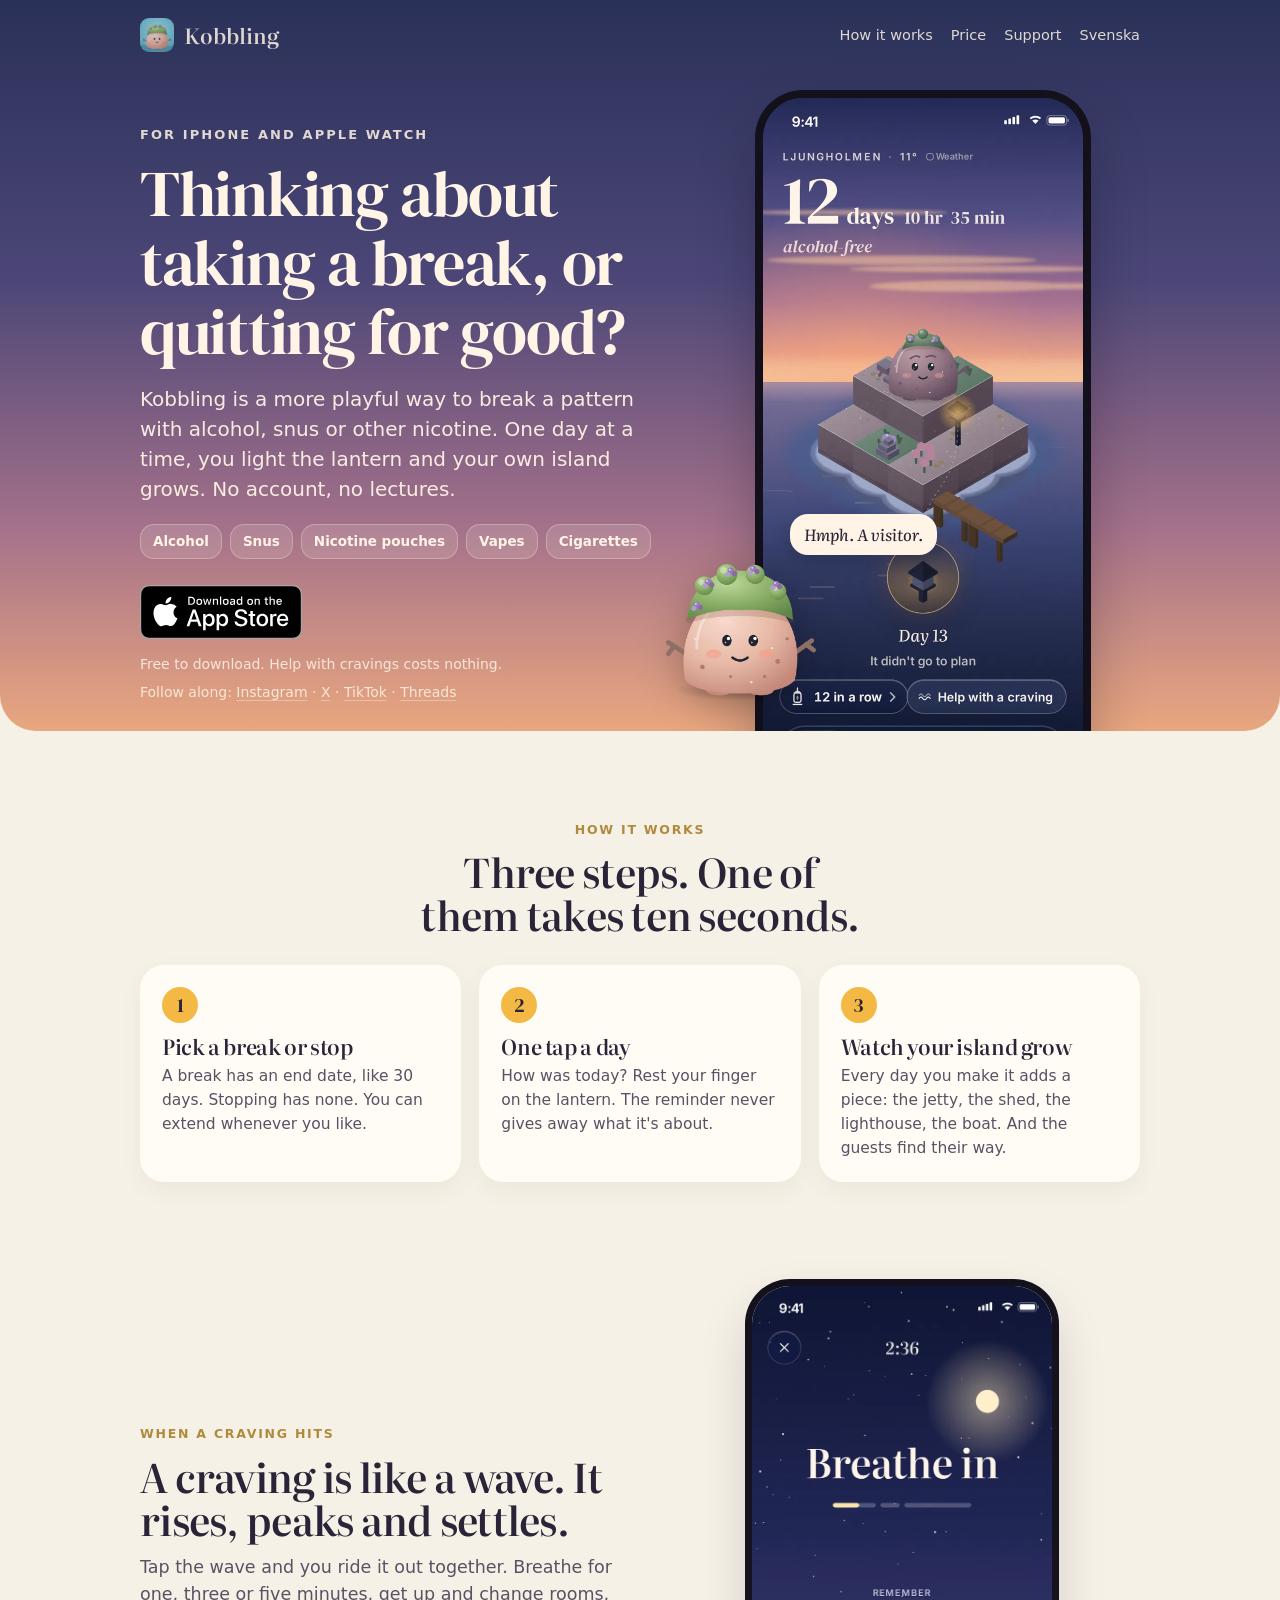
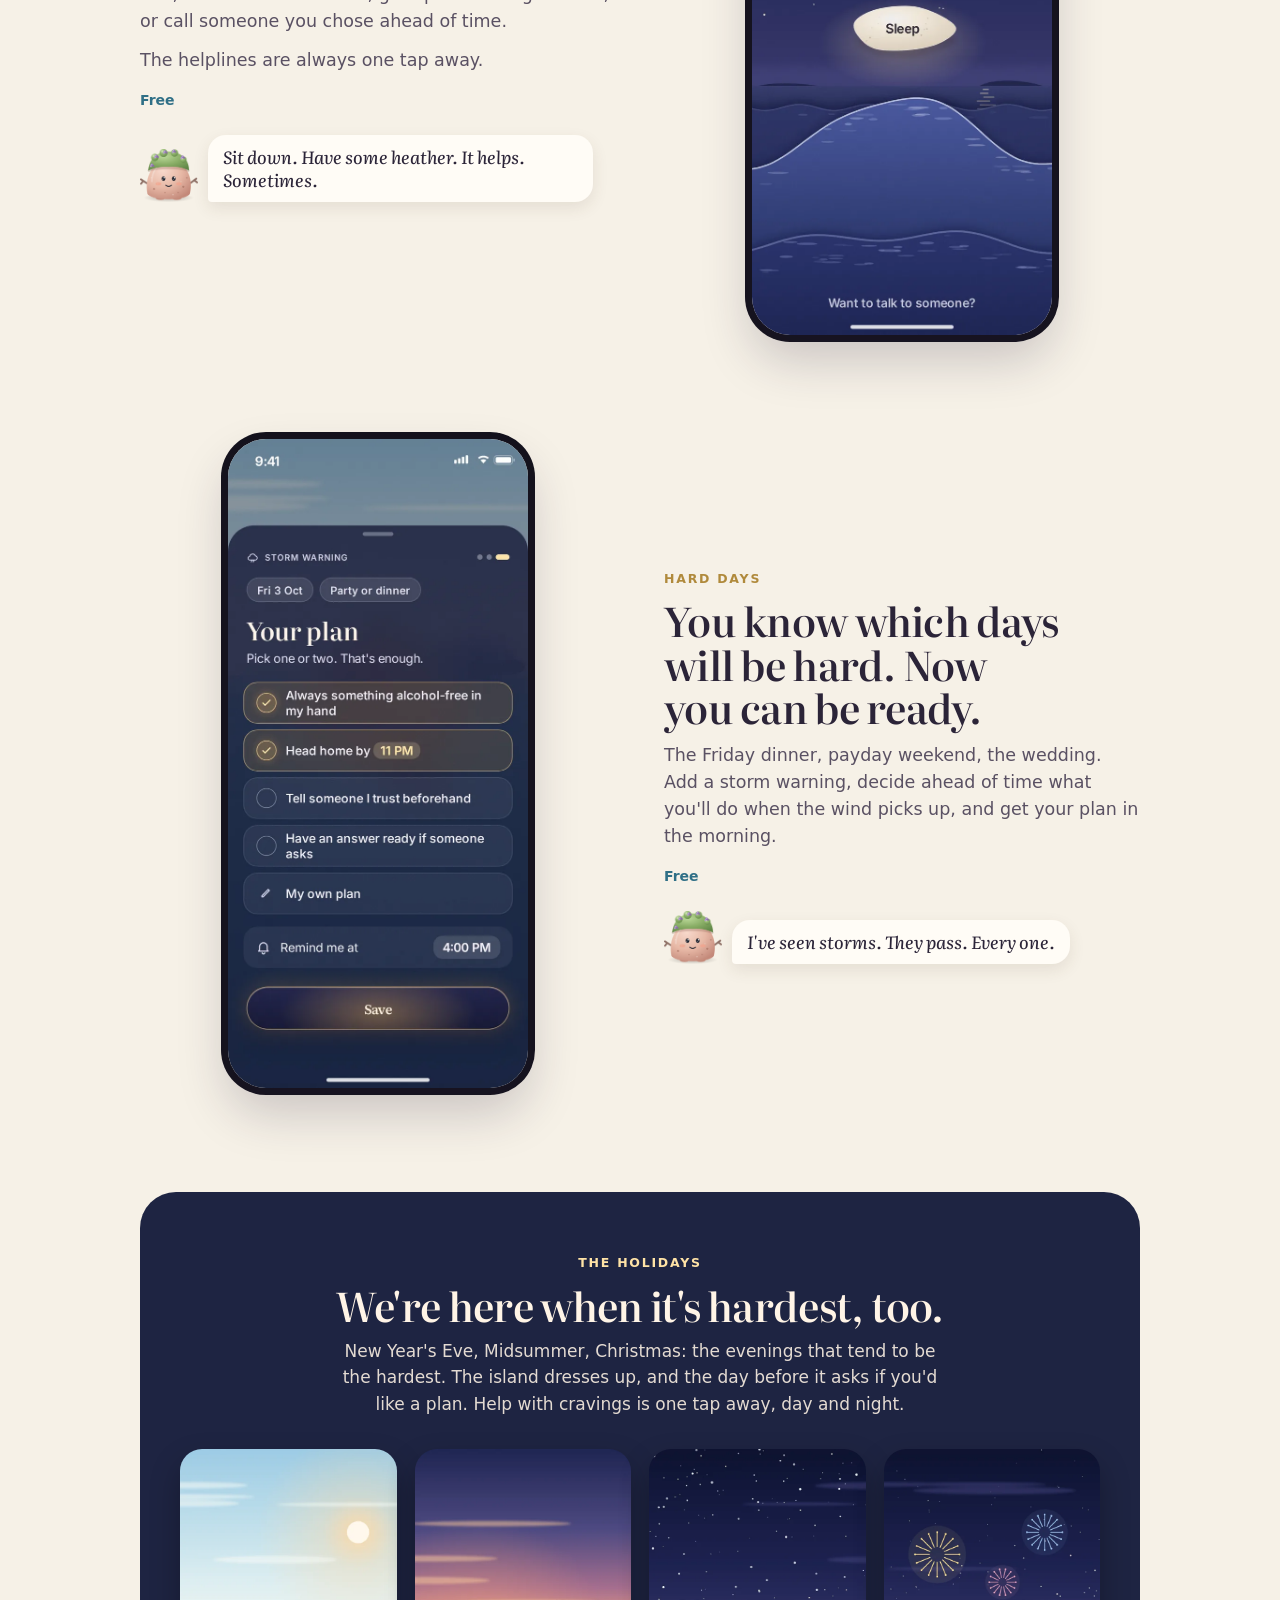
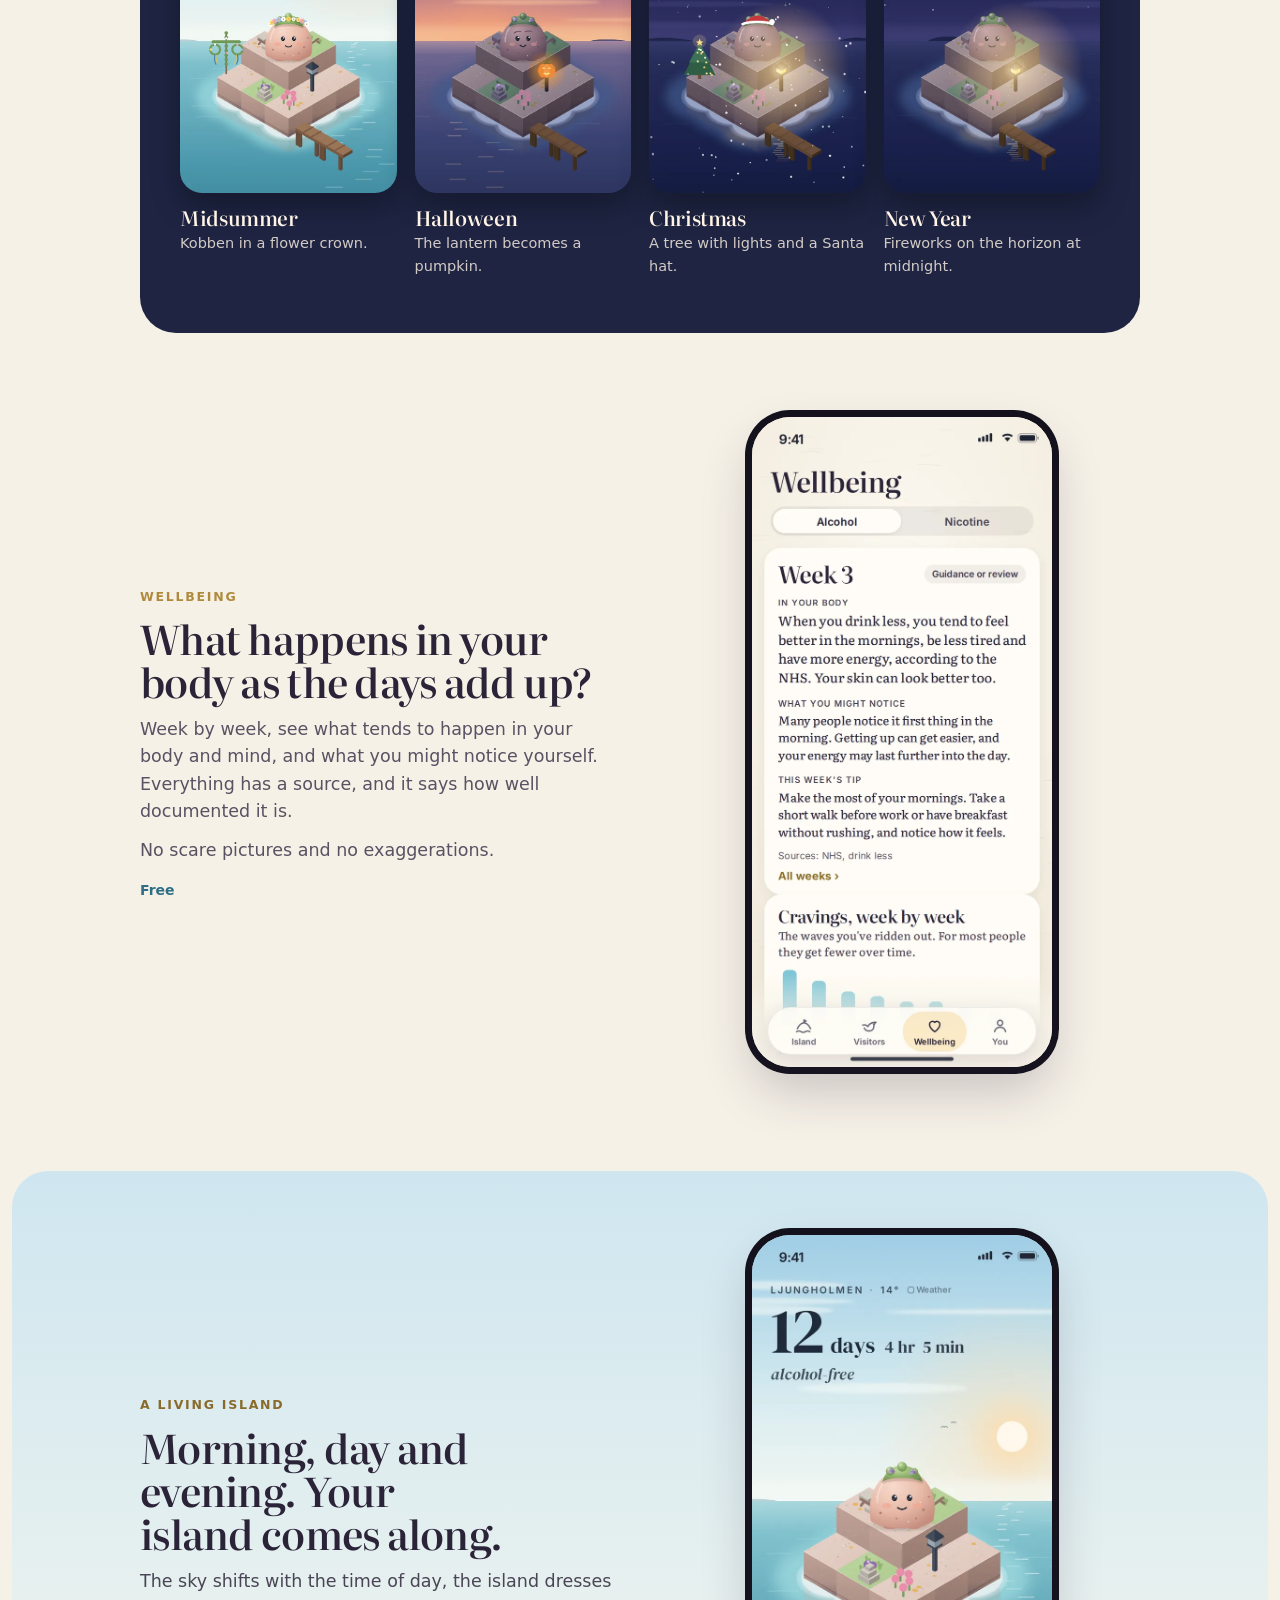
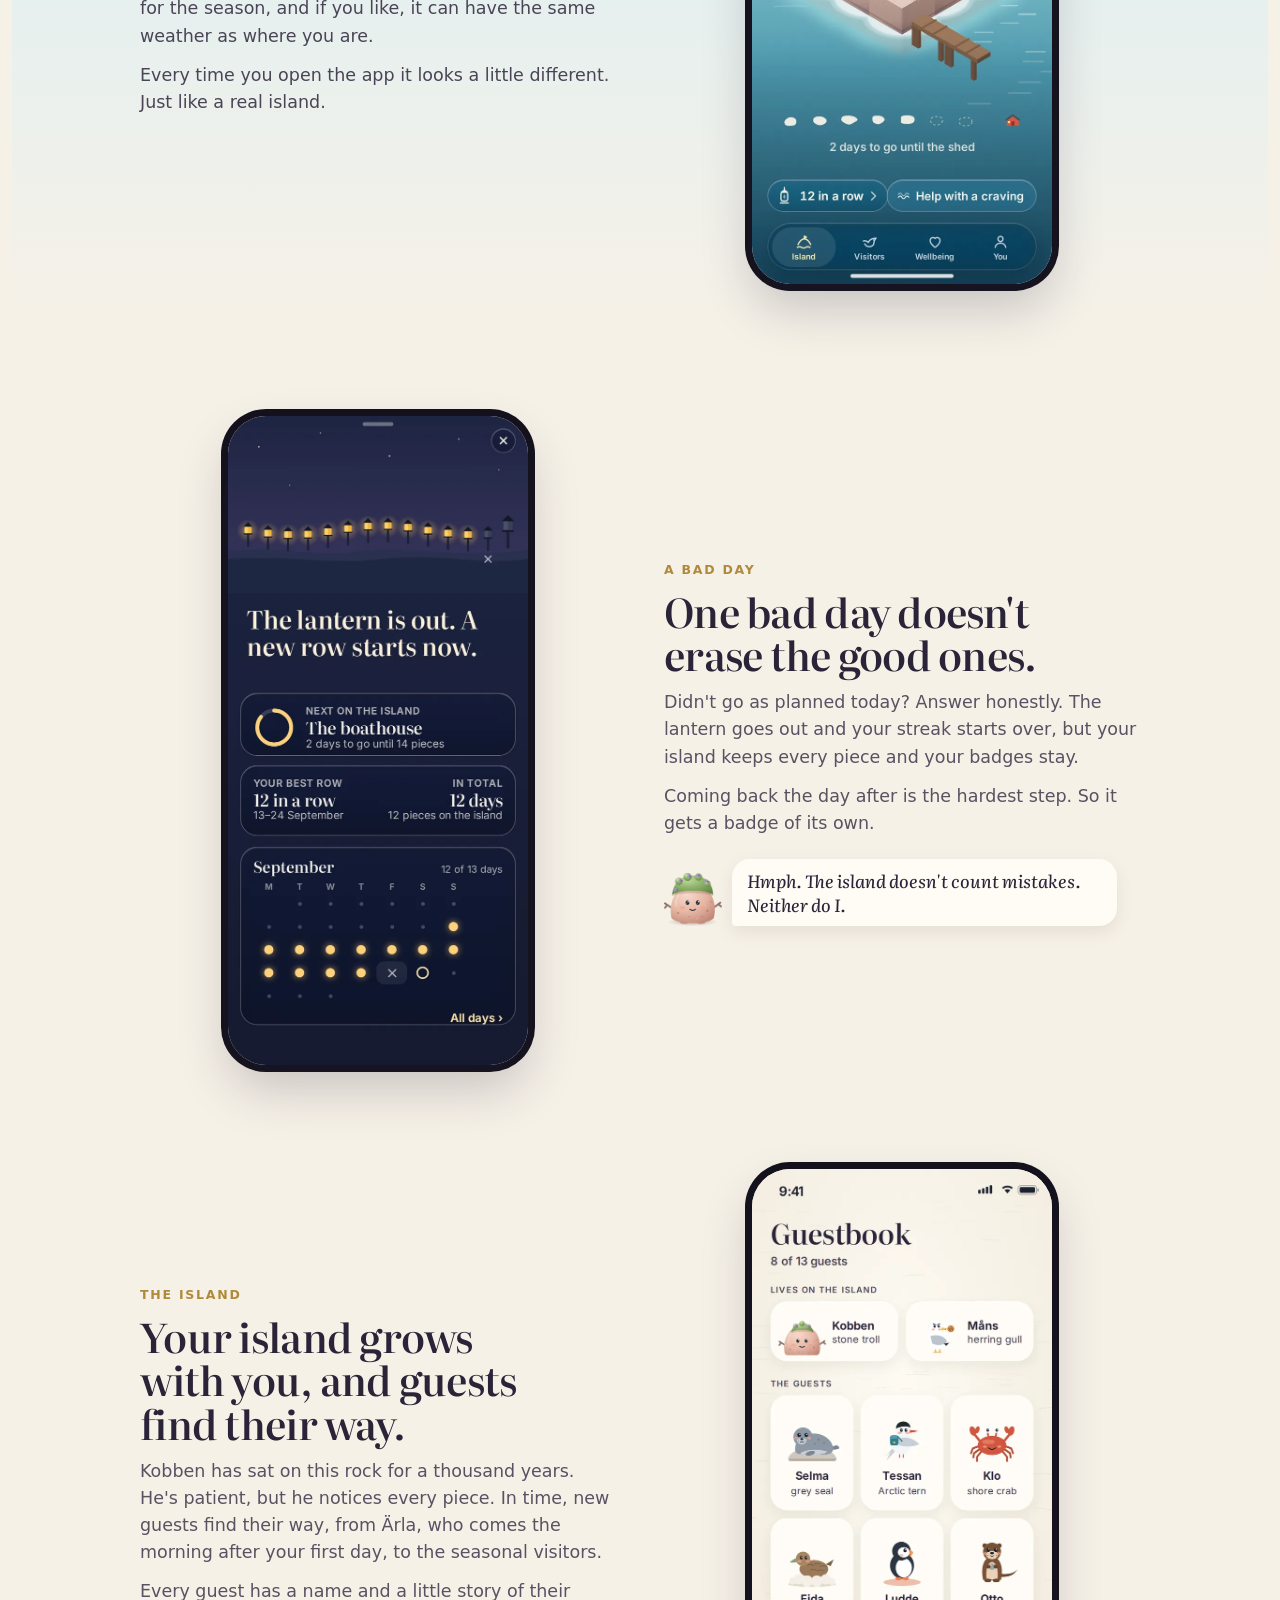
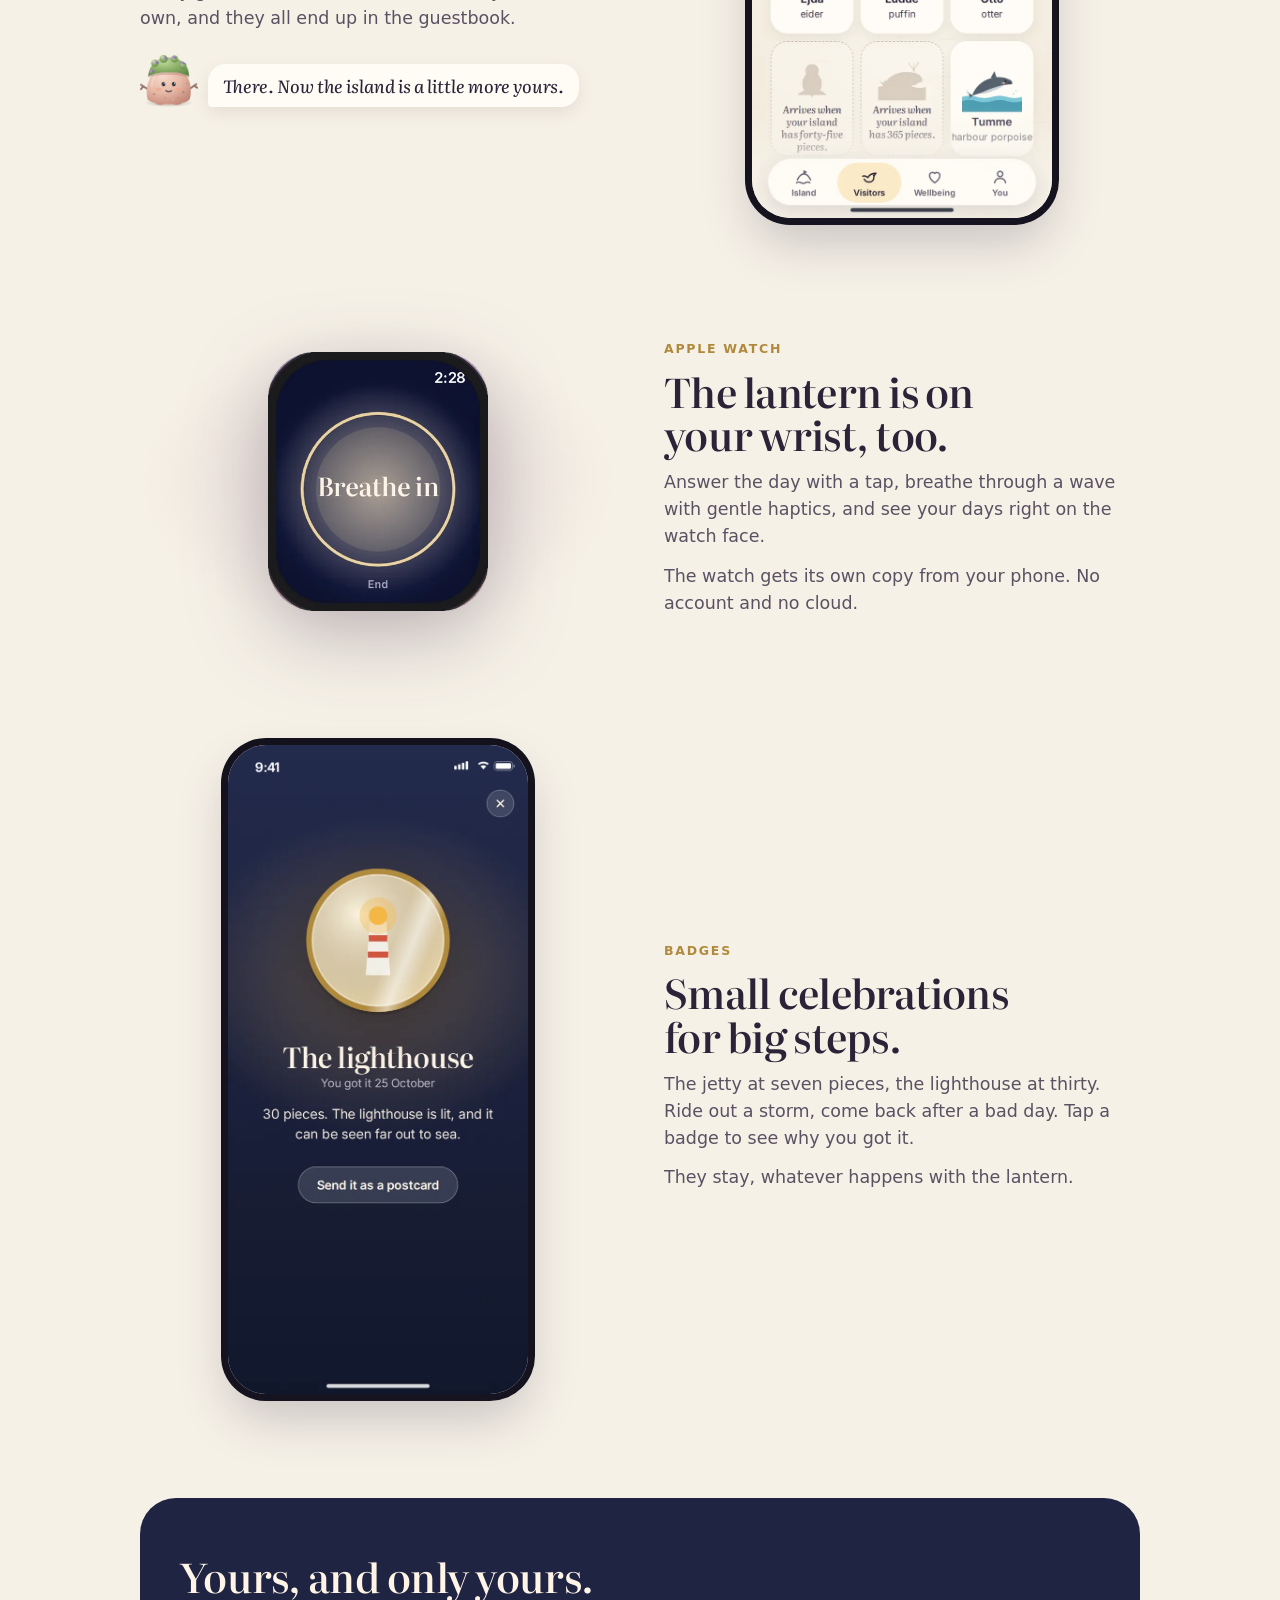
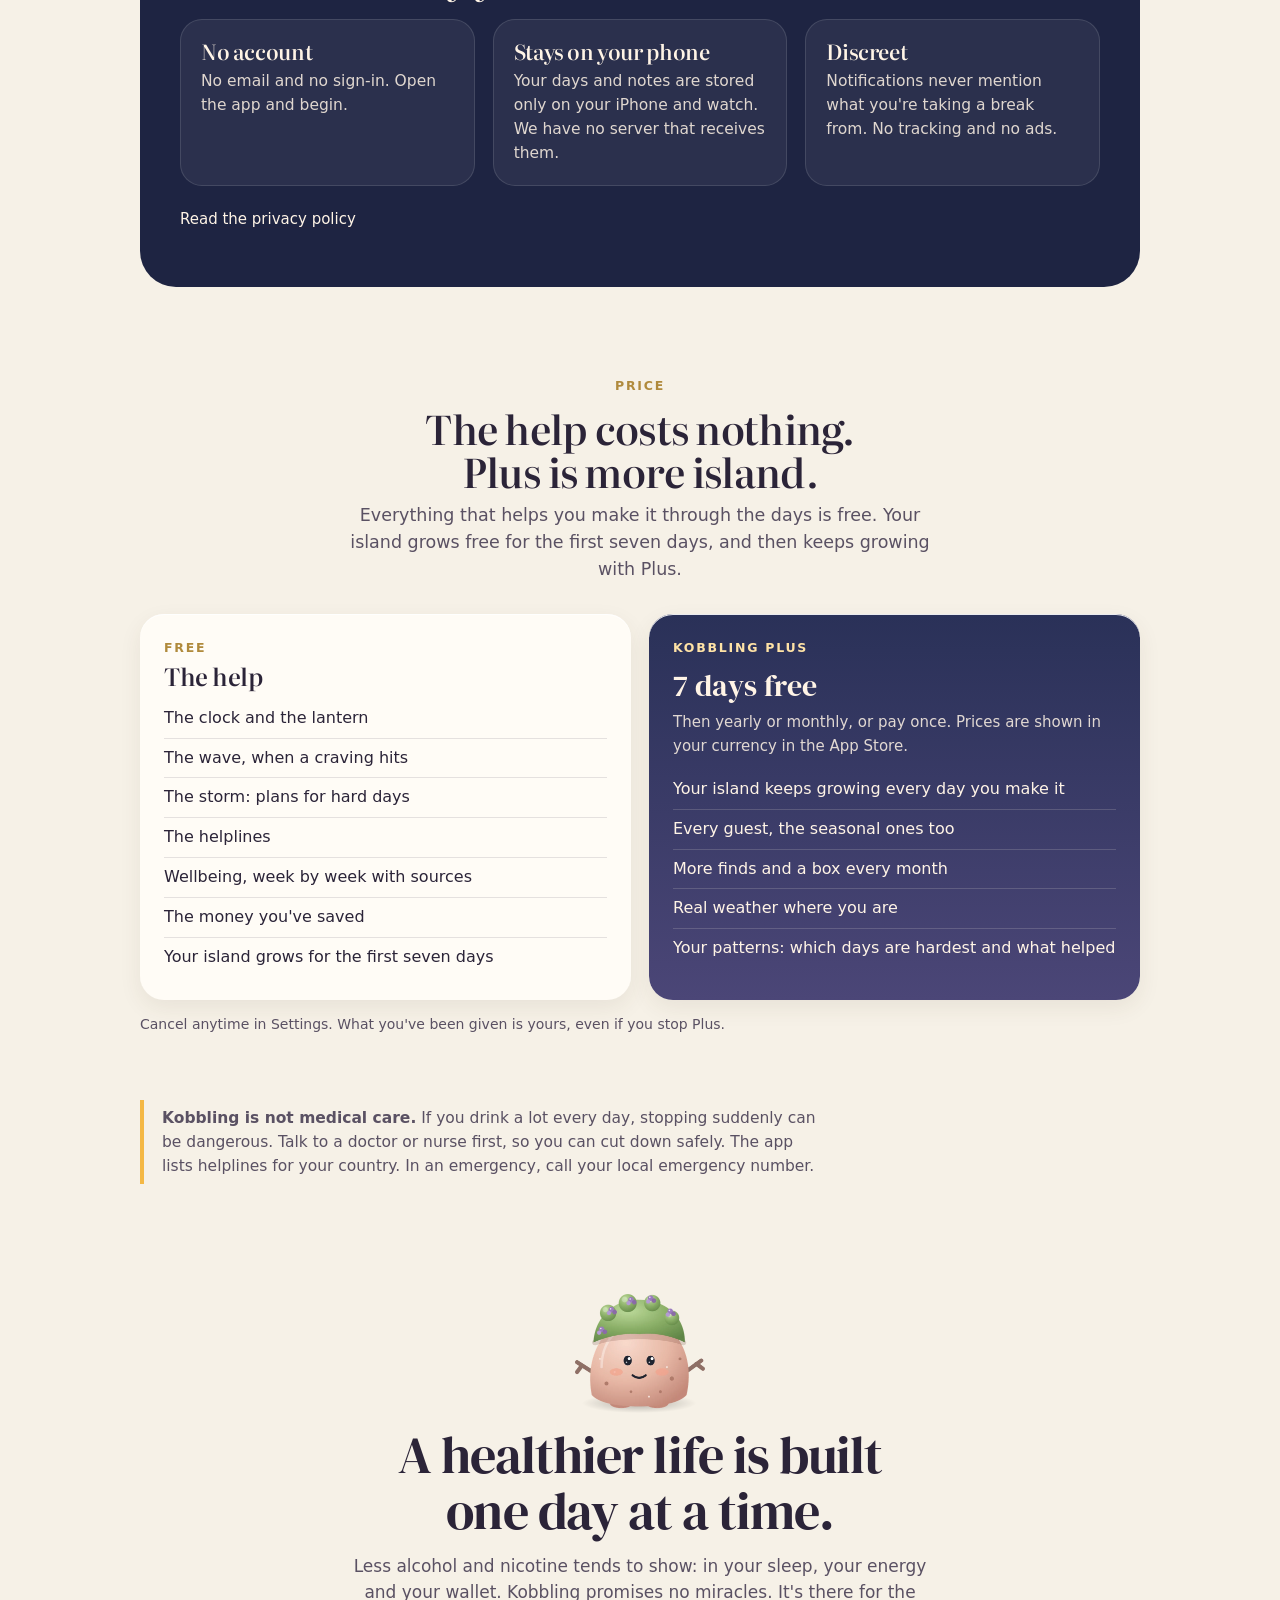
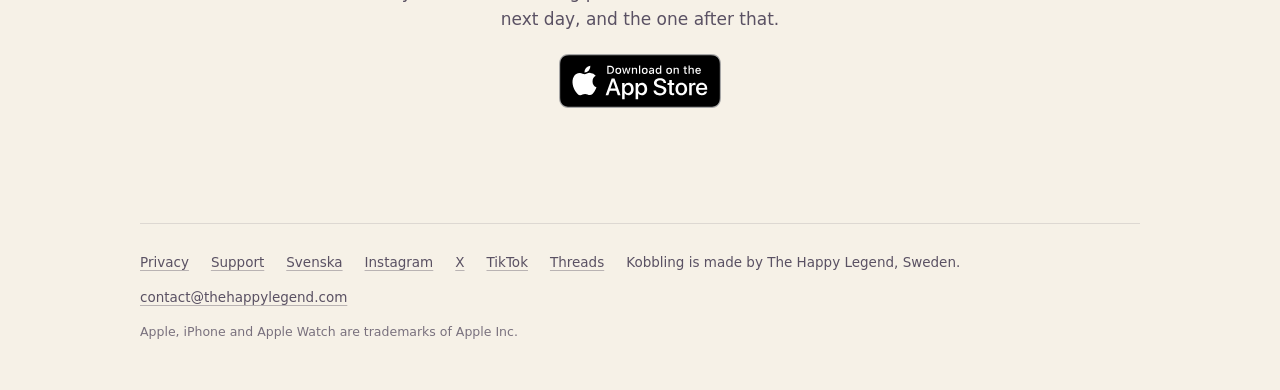
<file: index.html>
<!doctype html>
<html lang="en">
<head>
<meta charset="utf-8">
<meta name="viewport" content="width=device-width,initial-scale=1">
<title>Kobbling – take a break from or quit alcohol and nicotine</title>
<meta name="description" content="Thinking about taking a break, or quitting for good? Kobbling helps you with alcohol, cigarettes, snus and other nicotine, one day at a time. No account, no lectures.">
<meta name="theme-color" content="#2A3158">
<link rel="canonical" href="https://kobbling.com/">
<link rel="alternate" hreflang="en" href="https://kobbling.com/">
<link rel="alternate" hreflang="sv" href="https://kobbling.com/sv/">
<link rel="alternate" hreflang="x-default" href="https://kobbling.com/">
<meta property="og:title" content="Kobbling – take a break from or quit alcohol and nicotine">
<meta property="og:description" content="Thinking about taking a break, or quitting for good? Kobbling helps you with alcohol, cigarettes, snus and other nicotine, one day at a time. No account, no lectures.">
<meta property="og:type" content="website">
<meta property="og:url" content="https://kobbling.com/">
<meta property="og:image" content="https://kobbling.com/bilder/ikon.webp">
<link rel="icon" type="image/png" href="/favicon.png">
<link rel="apple-touch-icon" href="/apple-touch-icon.png">
<link rel="preload" href="/fonts/dmserif.woff2" as="font" type="font/woff2" crossorigin>
<meta name="apple-itunes-app" content="app-id=6815771116">
<link rel="stylesheet" href="/stil.css">
</head>
<body>
<header class="hero"><div class="wrap">
<nav class="nav"><a class="logo" href="/"><img src="/bilder/ikon.webp" alt="" width="34" height="34">Kobbling</a><a class="hide-s" href="#how">How it works</a><a class="hide-s" href="#price">Price</a><a href="/support/">Support</a><a href="/sv/" lang="sv">Svenska</a></nav>
<div class="hero-grid">
<div>
<p class="eyebrow">For iPhone and Apple Watch</p>
<h1>Thinking about taking a break, or quitting for good?</h1>
<p class="lead">Kobbling is a more playful way to break a pattern with alcohol, snus or other nicotine. One day at a time, you light the lantern and your own island grows. No account, no lectures.</p>
<div class="chips"><span>Alcohol</span><span>Snus</span><span>Nicotine pouches</span><span>Vapes</span><span>Cigarettes</span></div>
<a class="store" href="https://apps.apple.com/app/apple-store/id6815771116?pt=129260899&amp;ct=web-en&amp;mt=8"><img src="/bilder/app-store-en.svg" width="162" height="54" alt="Download on the App Store"></a>
<p class="note">Free to download. Help with cravings costs nothing.</p>
<p class="follow">Follow along: <a href="https://www.instagram.com/kobblingapp/" rel="me">Instagram</a> · <a href="https://x.com/kobblingapp" rel="me">X</a> · <a href="https://www.tiktok.com/@kobbling.app" rel="me">TikTok</a> · <a href="https://www.threads.com/@kobblingapp" rel="me">Threads</a></p>
</div>
<div class="kobben">
<img class="phone" src="/bilder/hem.en.webp" width="640" height="1385" alt="Kobbling&#x27;s home screen: the island at dusk, the days at the top and the lantern.">
<img class="fig" src="/bilder/kobben.webp" width="520" height="474" alt="Kobben, an old rock with moss on his head.">
<p class="bubble">Hmph. A visitor.</p>
</div>
</div>
</div></header>
<main>
<section id="how" class="center"><div class="wrap">
<p class="tag">How it works</p>
<h2>Three steps. One of them takes ten seconds.</h2>
<div class="steps"><div><b>1</b><h3>Pick a break or stop</h3><p>A break has an end date, like 30 days. Stopping has none. You can extend whenever you like.</p></div><div><b>2</b><h3>One tap a day</h3><p>How was today? Rest your finger on the lantern. The reminder never gives away what it&#x27;s about.</p></div><div><b>3</b><h3>Watch your island grow</h3><p>Every day you make it adds a piece: the jetty, the shed, the lighthouse, the boat. And the guests find their way.</p></div></div>
</div></section>
<section><div class="wrap feature">
<div class="text">
<p class="tag">When a craving hits</p>
<h2>A craving is like a wave. It rises, peaks and settles.</h2>
<p>Tap the wave and you ride it out together. Breathe for one, three or five minutes, get up and change rooms, or call someone you chose ahead of time.</p><p>The helplines are always one tap away.</p><p class="free">Free</p><div class="say"><img src="/bilder/kobben.webp" width="520" height="474" alt=""><q>Sit down. Have some heather. It helps. Sometimes.</q></div>
</div>
<div><img class="shot" src="/bilder/andas.en.webp" width="640" height="1385" loading="lazy" alt="Breathing when a craving hits: a wave that rises and settles."></div>
</div></section>
<section><div class="wrap feature flip">
<div class="text">
<p class="tag">Hard days</p>
<h2>You know which days will be hard. Now you can be ready.</h2>
<p>The Friday dinner, payday weekend, the wedding. Add a storm warning, decide ahead of time what you&#x27;ll do when the wind picks up, and get your plan in the morning.</p><p class="free">Free</p><div class="say"><img src="/bilder/kobben.webp" width="520" height="474" alt=""><q>I&#x27;ve seen storms. They pass. Every one.</q></div>
</div>
<div><img class="shot" src="/bilder/storm.en.webp" width="640" height="1385" loading="lazy" alt="A storm warning with a plan for a hard day."></div>
</div></section>
<div class="wrap"><div class="band hol">
<p class="tag">The holidays</p>
<h2>We&#x27;re here when it&#x27;s hardest, too.</h2>
<p class="lead3">New Year&#x27;s Eve, Midsummer, Christmas: the evenings that tend to be the hardest. The island dresses up, and the day before it asks if you&#x27;d like a plan. Help with cravings is one tap away, day and night.</p>
<div class="hols"><figure><img src="/bilder/hogtid-midsommar.webp" width="600" height="953" loading="lazy" alt=""><figcaption><h3>Midsummer</h3><p>Kobben in a flower crown.</p></figcaption></figure><figure><img src="/bilder/hogtid-halloween.webp" width="600" height="953" loading="lazy" alt=""><figcaption><h3>Halloween</h3><p>The lantern becomes a pumpkin.</p></figcaption></figure><figure><img src="/bilder/hogtid-jul.webp" width="600" height="953" loading="lazy" alt=""><figcaption><h3>Christmas</h3><p>A tree with lights and a Santa hat.</p></figcaption></figure><figure><img src="/bilder/hogtid-nyar.webp" width="600" height="953" loading="lazy" alt=""><figcaption><h3>New Year</h3><p>Fireworks on the horizon at midnight.</p></figcaption></figure></div>
</div></div>
<section><div class="wrap feature">
<div class="text">
<p class="tag">Wellbeing</p>
<h2>What happens in your body as the days add up?</h2>
<p>Week by week, see what tends to happen in your body and mind, and what you might notice yourself. Everything has a source, and it says how well documented it is.</p><p>No scare pictures and no exaggerations.</p><p class="free">Free</p>
</div>
<div><img class="shot" src="/bilder/maende.en.webp" width="640" height="1385" loading="lazy" alt="Wellbeing: week by week, with sources."></div>
</div></section>
<section class="day"><div class="wrap feature">
<div class="text">
<p class="tag">A living island</p>
<h2>Morning, day and evening. Your island comes along.</h2>
<p>The sky shifts with the time of day, the island dresses for the season, and if you like, it can have the same weather as where you are.</p><p>Every time you open the app it looks a little different. Just like a real island.</p>
</div>
<div><img class="shot" src="/bilder/dag.en.webp" width="640" height="1385" loading="lazy" alt="Kobbling&#x27;s home screen in the middle of the day, with sun over the sea."></div>
</div></section>
<section><div class="wrap feature flip">
<div class="text">
<p class="tag">A bad day</p>
<h2>One bad day doesn&#x27;t erase the good ones.</h2>
<p>Didn&#x27;t go as planned today? Answer honestly. The lantern goes out and your streak starts over, but your island keeps every piece and your badges stay.</p><p>Coming back the day after is the hardest step. So it gets a badge of its own.</p><div class="say"><img src="/bilder/kobben.webp" width="520" height="474" alt=""><q>Hmph. The island doesn&#x27;t count mistakes. Neither do I.</q></div>
</div>
<div><img class="shot" src="/bilder/raden.en.webp" width="640" height="1385" loading="lazy" alt="Your streak of lanterns. After a bad day, a new streak begins."></div>
</div></section>
<section><div class="wrap feature">
<div class="text">
<p class="tag">The island</p>
<h2>Your island grows with you, and guests find their way.</h2>
<p>Kobben has sat on this rock for a thousand years. He&#x27;s patient, but he notices every piece. In time, new guests find their way, from Ärla, who comes the morning after your first day, to the seasonal visitors.</p><p>Every guest has a name and a little story of their own, and they all end up in the guestbook.</p><div class="say"><img src="/bilder/kobben.webp" width="520" height="474" alt=""><q>There. Now the island is a little more yours.</q></div>
</div>
<div><img class="shot" src="/bilder/gaster.en.webp" width="640" height="1385" loading="lazy" alt="The guestbook with the island&#x27;s visitors."></div>
</div></section>
<section><div class="wrap feature flip">
<div class="text">
<p class="tag">Apple Watch</p>
<h2>The lantern is on your wrist, too.</h2>
<p>Answer the day with a tap, breathe through a wave with gentle haptics, and see your days right on the watch face.</p><p>The watch gets its own copy from your phone. No account and no cloud.</p>
</div>
<div class="watch"><img src="/bilder/klocka.en.webp" width="380" height="448" loading="lazy" alt="Breathing on Apple Watch: Breathe in."></div>
</div></section>
<section><div class="wrap feature flip">
<div class="text">
<p class="tag">Badges</p>
<h2>Small celebrations for big steps.</h2>
<p>The jetty at seven pieces, the lighthouse at thirty. Ride out a storm, come back after a bad day. Tap a badge to see why you got it.</p><p>They stay, whatever happens with the lantern.</p>
</div>
<div><img class="shot" src="/bilder/market.en.webp" width="640" height="1385" loading="lazy" alt="A badge with the story of why you got it."></div>
</div></section>
<div class="wrap"><div class="band">
<h2>Yours, and only yours.</h2>
<div class="grid3"><div><h3>No account</h3><p>No email and no sign-in. Open the app and begin.</p></div><div><h3>Stays on your phone</h3><p>Your days and notes are stored only on your iPhone and watch. We have no server that receives them.</p></div><div><h3>Discreet</h3><p>Notifications never mention what you&#x27;re taking a break from. No tracking and no ads.</p></div></div>
<a class="more" href="/privacy/">Read the privacy policy</a>
</div></div>
<section id="price"><div class="wrap">
<div class="center">
<p class="tag">Price</p>
<h2>The help costs nothing. Plus is more island.</h2>
<p class="lead2">Everything that helps you make it through the days is free. Your island grows free for the first seven days, and then keeps growing with Plus.</p>
</div>
<div class="price" style="margin-top:30px">
<div class="card"><p class="label">Free</p><h3>The help</h3><ul><li>The clock and the lantern</li><li>The wave, when a craving hits</li><li>The storm: plans for hard days</li><li>The helplines</li><li>Wellbeing, week by week with sources</li><li>The money you&#x27;ve saved</li><li>Your island grows for the first seven days</li></ul></div>
<div class="card plus"><p class="label">Kobbling Plus</p><p class="p">7 days free</p><p class="sub2">Then yearly or monthly, or pay once. Prices are shown in your currency in the App Store.</p><ul><li>Your island keeps growing every day you make it</li><li>Every guest, the seasonal ones too</li><li>More finds and a box every month</li><li>Real weather where you are</li><li>Your patterns: which days are hardest and what helped</li></ul></div>
</div>
<p class="fine">Cancel anytime in Settings. What you&#x27;ve been given is yours, even if you stop Plus.</p>
<p class="safe"><strong>Kobbling is not medical care.</strong> If you drink a lot every day, stopping suddenly can be dangerous. Talk to a doctor or nurse first, so you can cut down safely. The app lists helplines for your country. In an emergency, call your local emergency number.</p>
</div></section>
<section class="closing"><div class="wrap">
<img src="/bilder/kobben.webp" width="130" height="118" alt="" style="width:130px;height:auto;margin:0 auto 14px;display:block">
<h2>A healthier life is built one day at a time.</h2>
<p>Less alcohol and nicotine tends to show: in your sleep, your energy and your wallet. Kobbling promises no miracles. It&#x27;s there for the next day, and the one after that.</p>
<a class="store dark" href="https://apps.apple.com/app/apple-store/id6815771116?pt=129260899&amp;ct=web-en&amp;mt=8"><img src="/bilder/app-store-en.svg" width="162" height="54" alt="Download on the App Store"></a>
</div></section>
</main>
<div class="wrap"><footer><a href="/privacy/">Privacy</a><a href="/support/">Support</a><a href="/sv/">Svenska</a><a href="https://www.instagram.com/kobblingapp/" rel="me">Instagram</a><a href="https://x.com/kobblingapp" rel="me">X</a><a href="https://www.tiktok.com/@kobbling.app" rel="me">TikTok</a><a href="https://www.threads.com/@kobblingapp" rel="me">Threads</a><span>Kobbling is made by The Happy Legend, Sweden.</span><a href="mailto:contact@thehappylegend.com">contact@thehappylegend.com</a><span class="small">Apple, iPhone and Apple Watch are trademarks of Apple Inc.</span></footer></div>
</body>
</html>
</file>
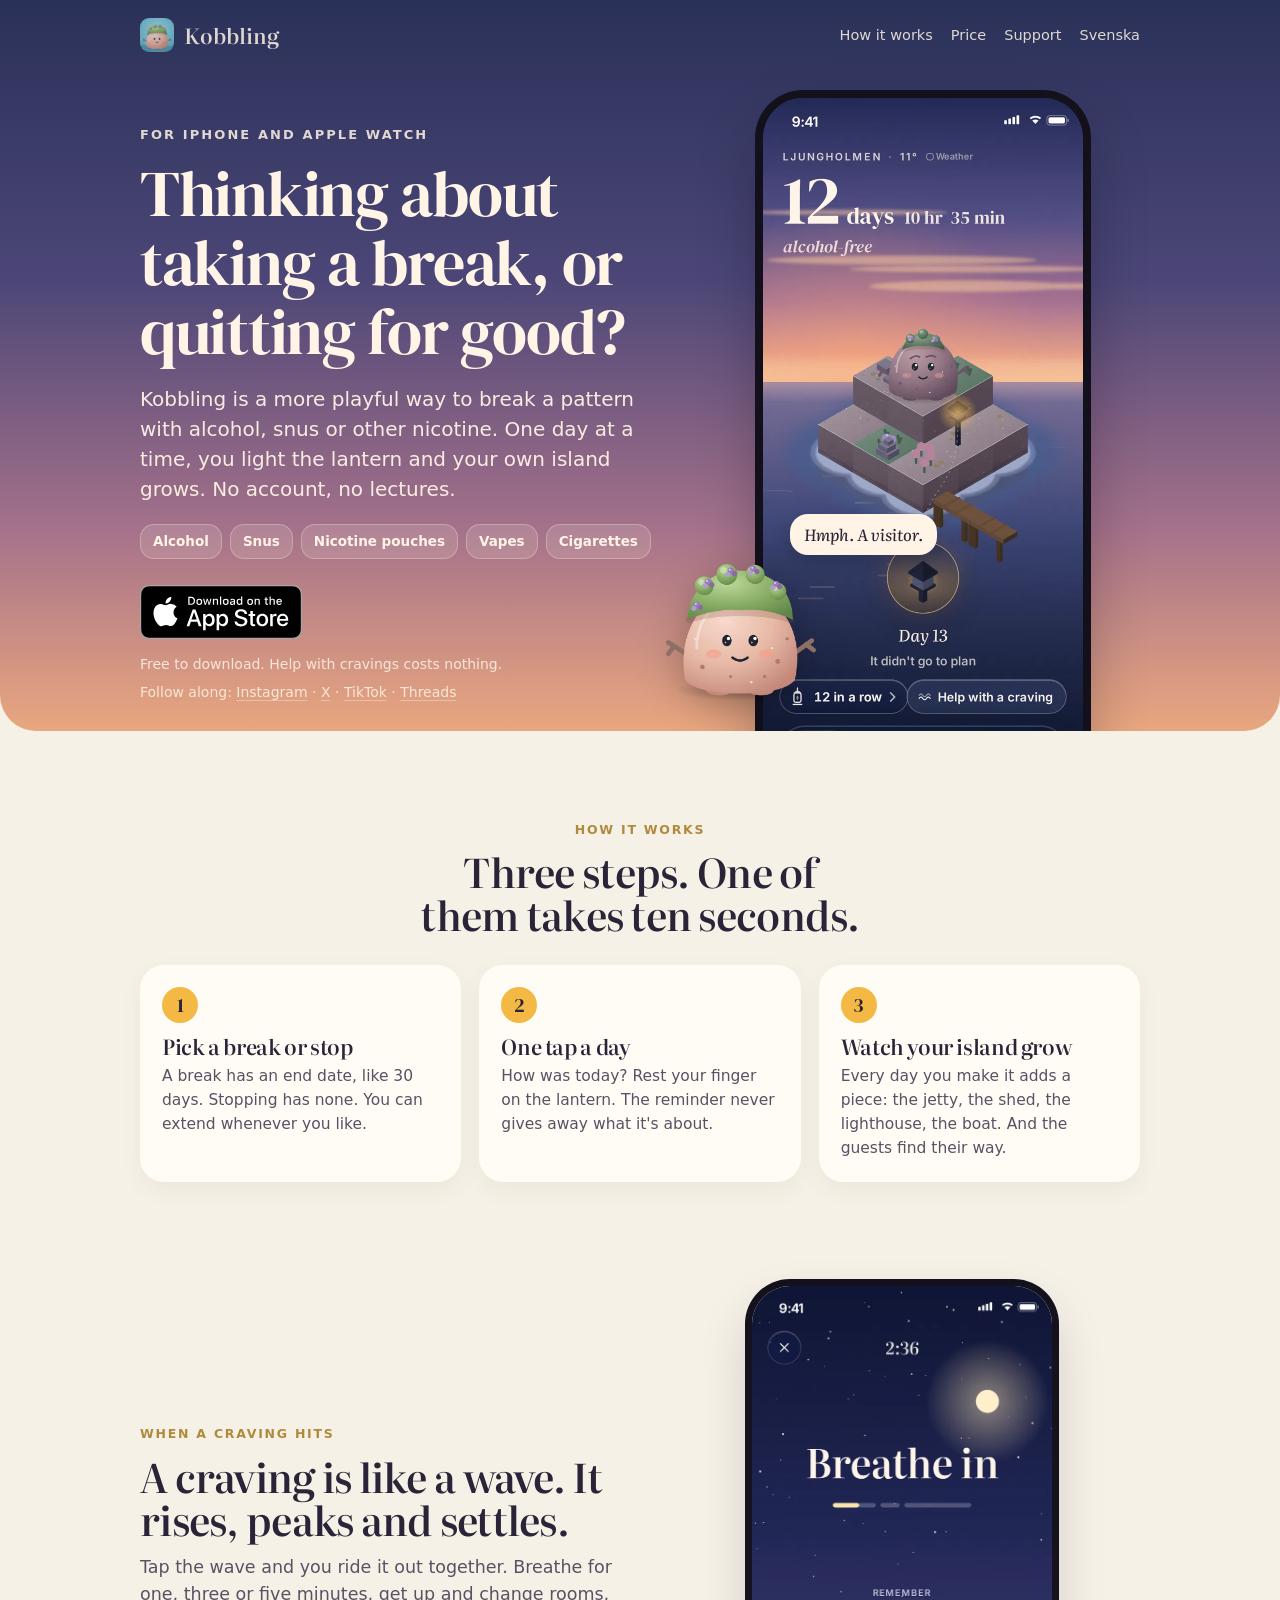
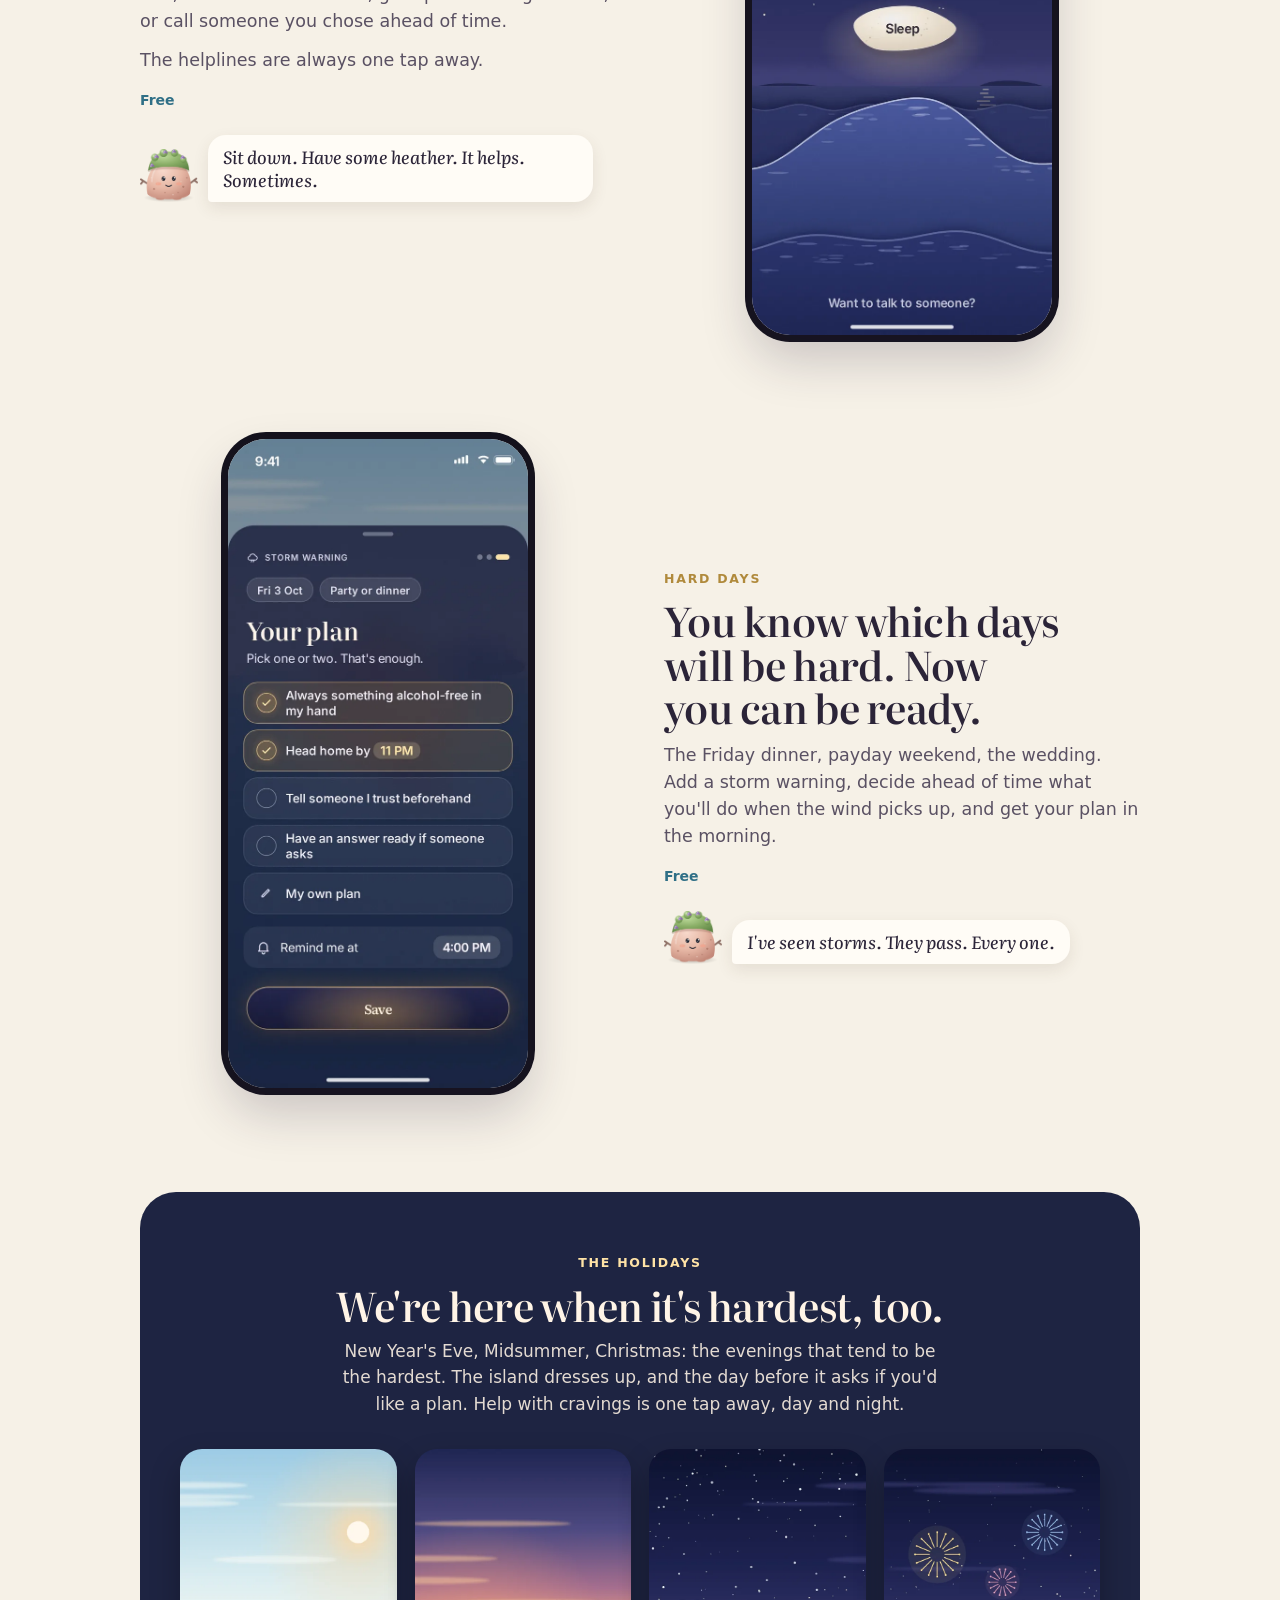
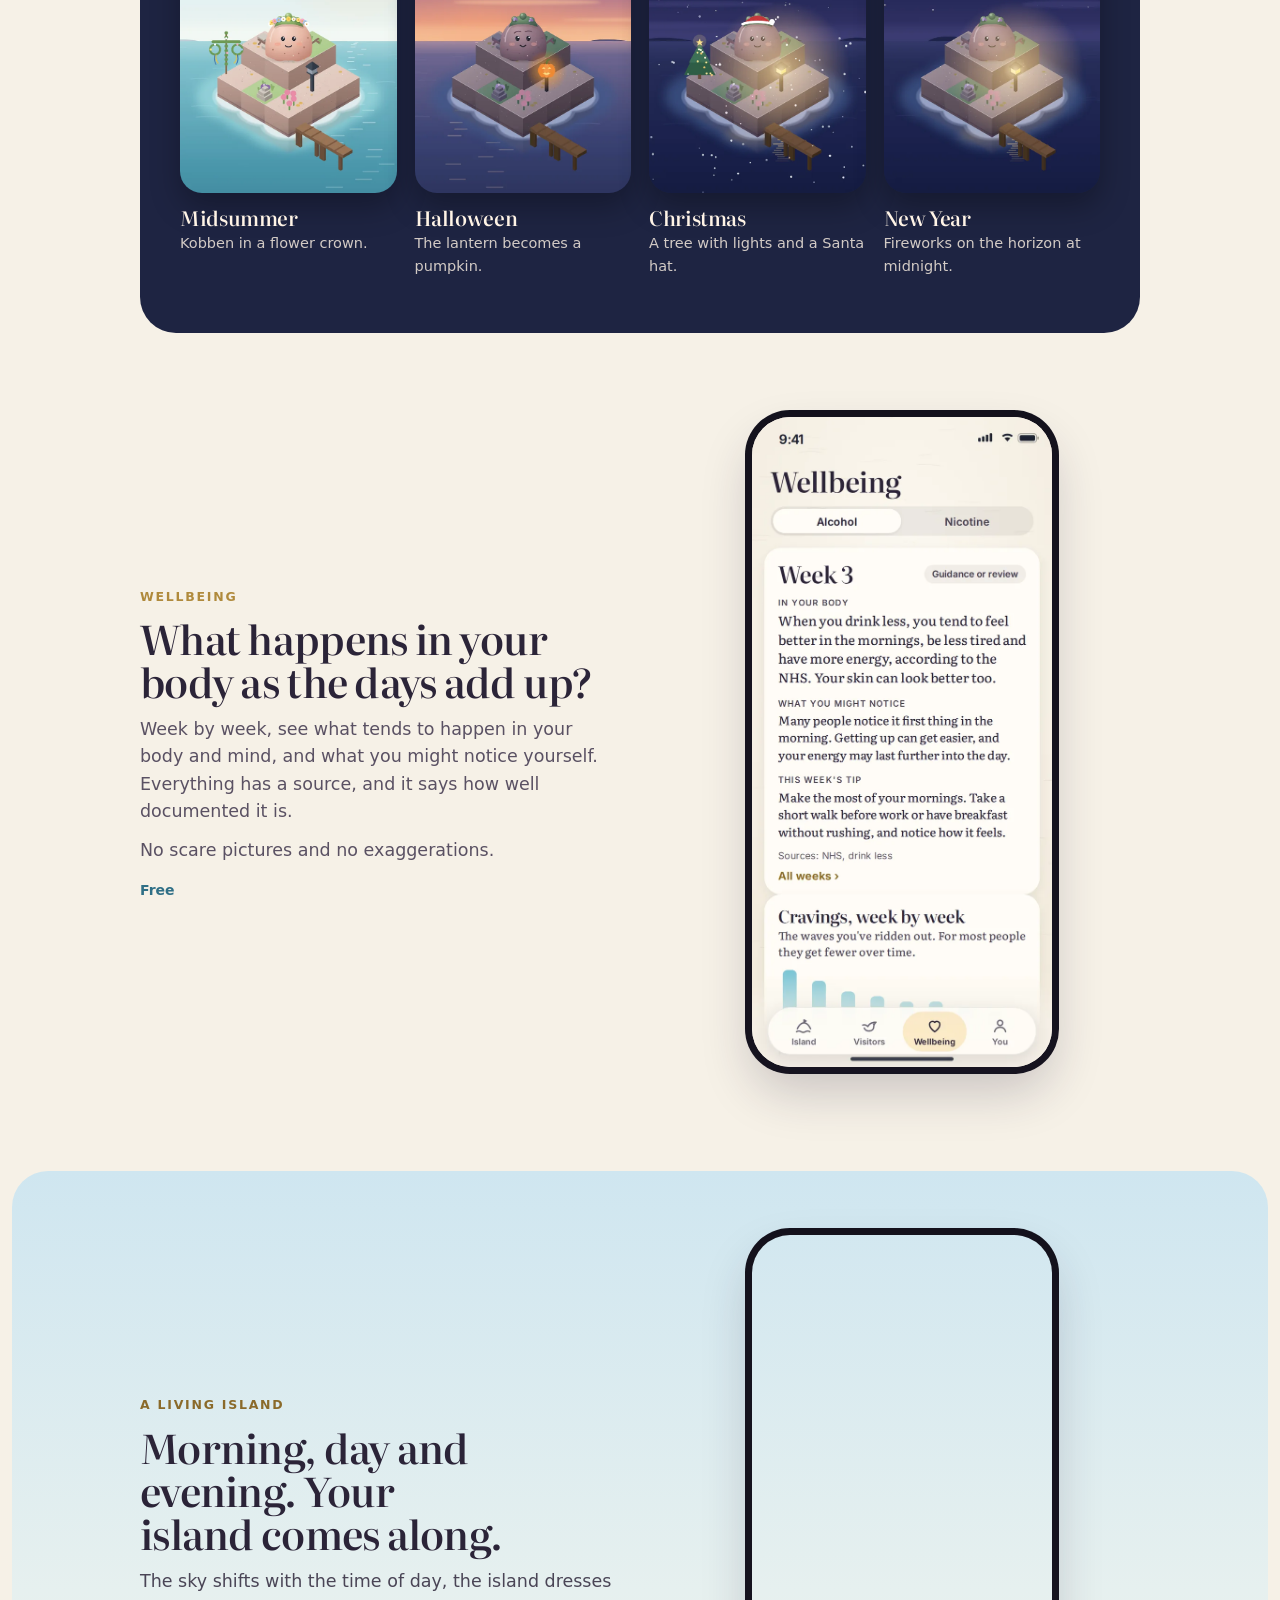
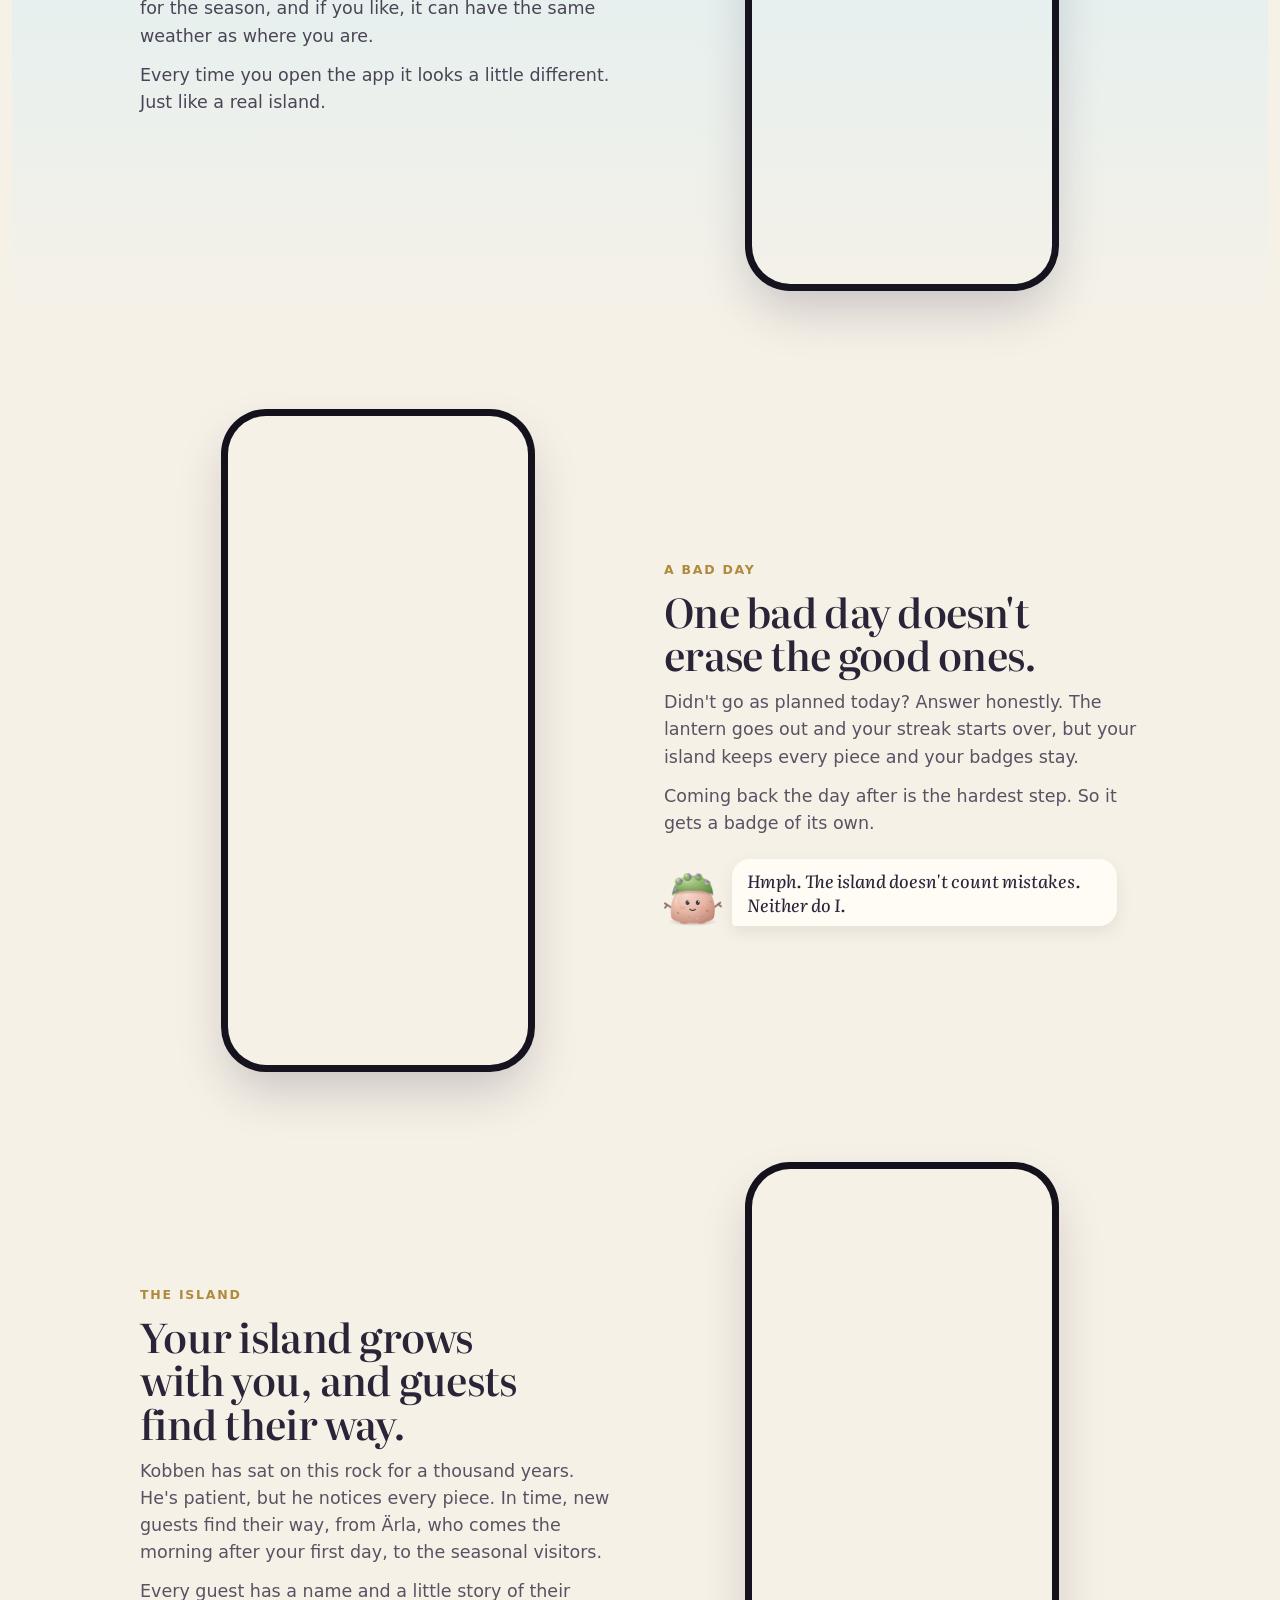
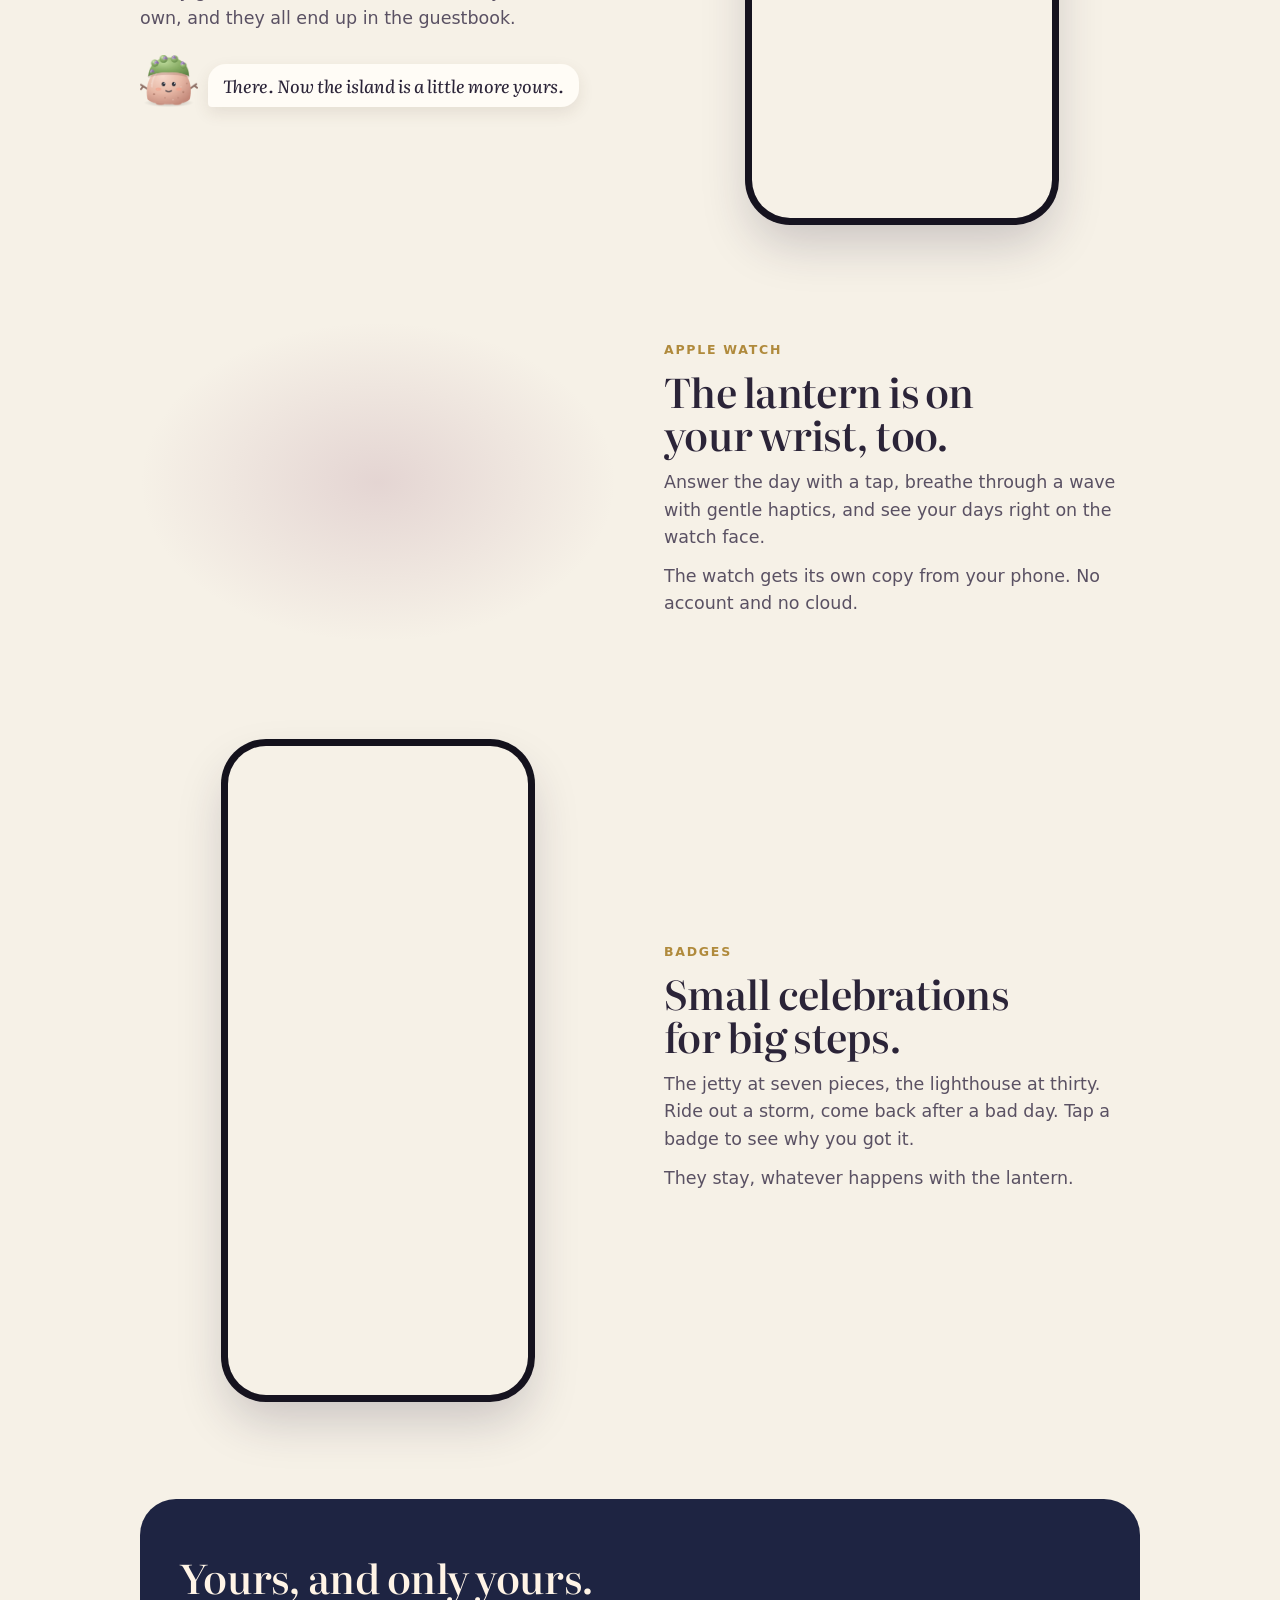
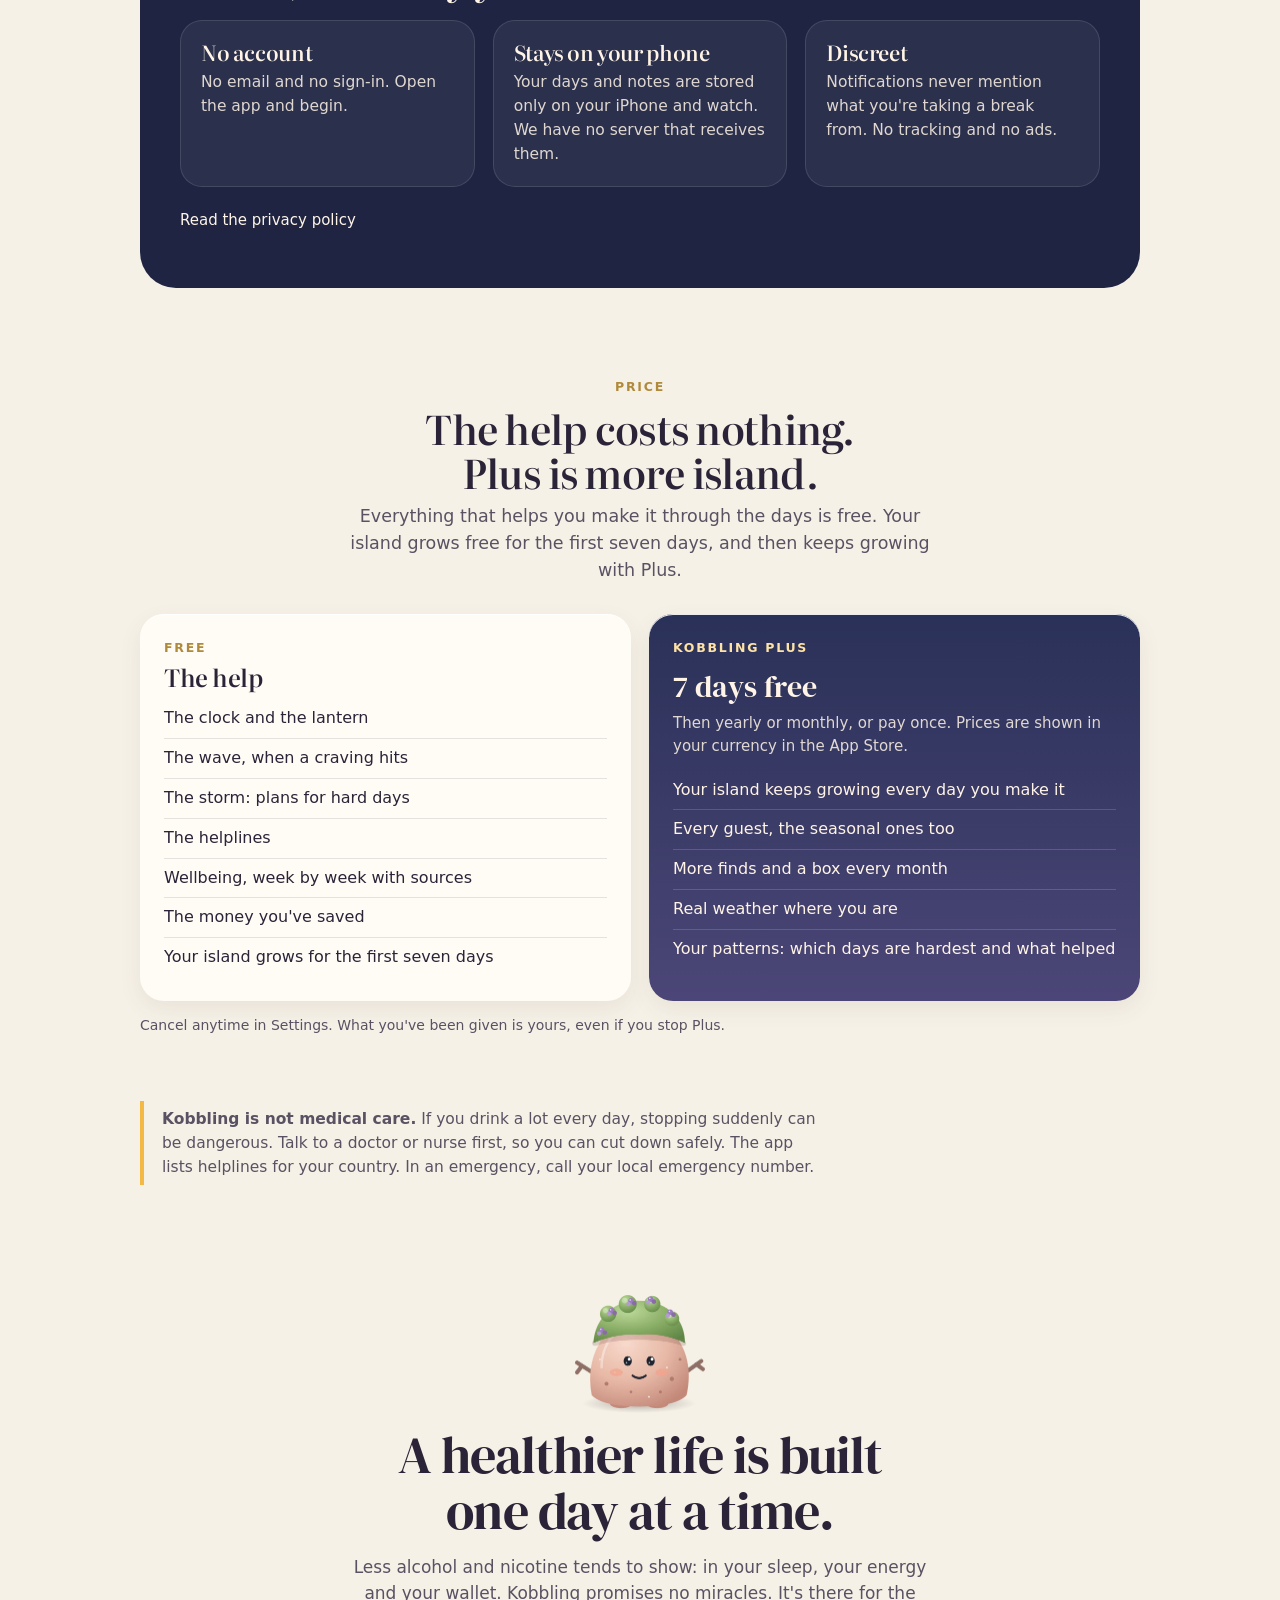
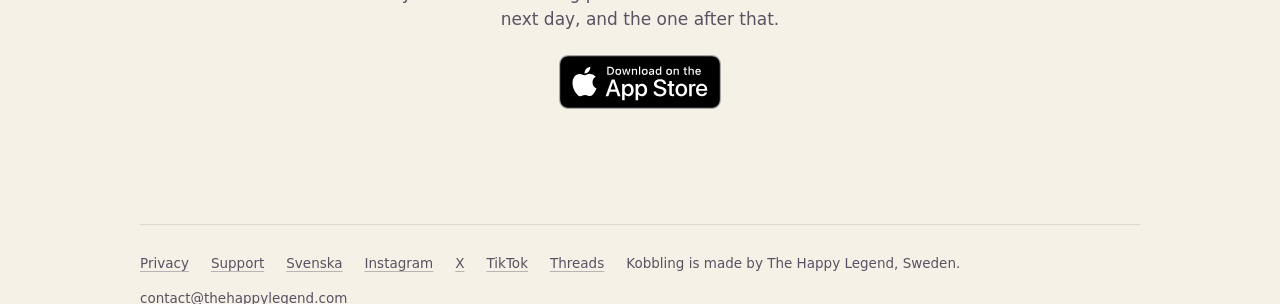
<file: en/index.html>
<!doctype html>
<html lang="en">
<head>
<meta charset="utf-8">
<title>Kobbling</title>
<meta name="robots" content="noindex">
<link rel="canonical" href="https://kobbling.com/">
<meta http-equiv="refresh" content="0; url=/">
</head>
<body><p><a href="/">Kobbling</a></p></body>
</html>
</file>
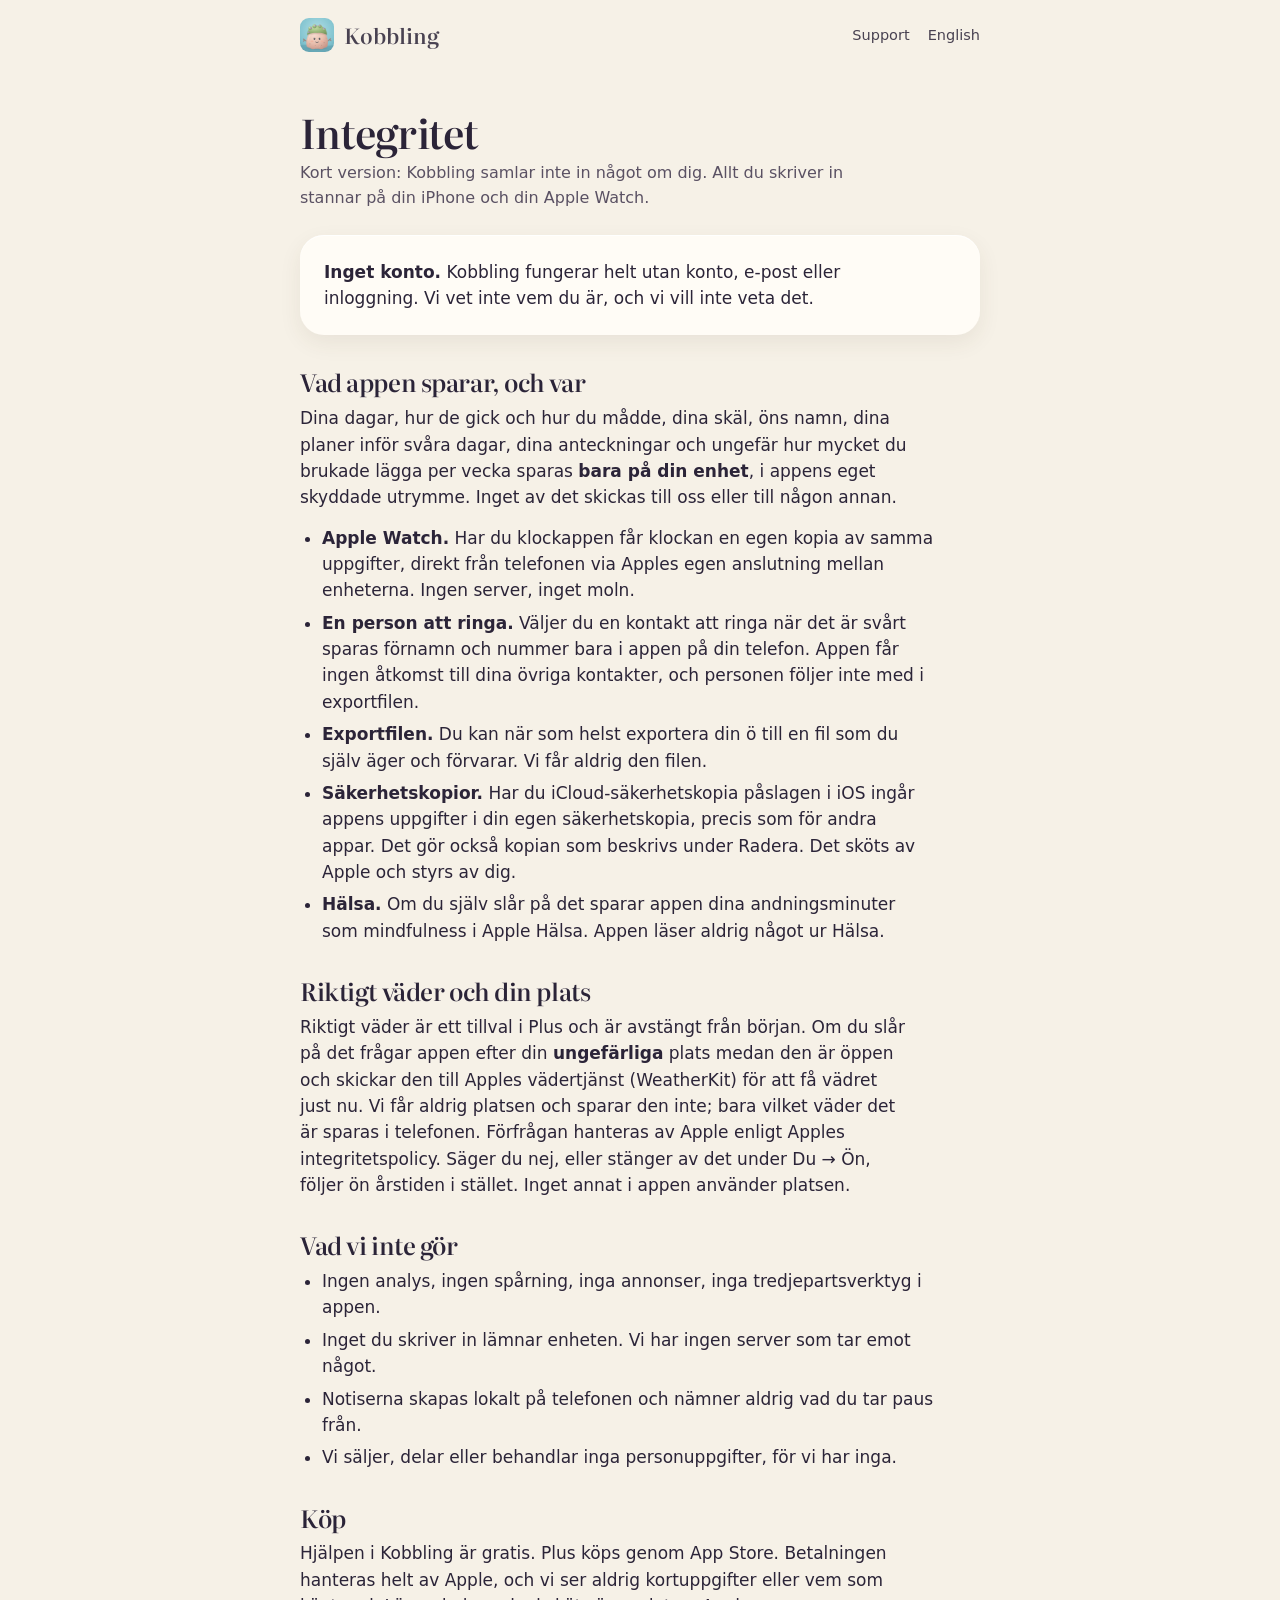
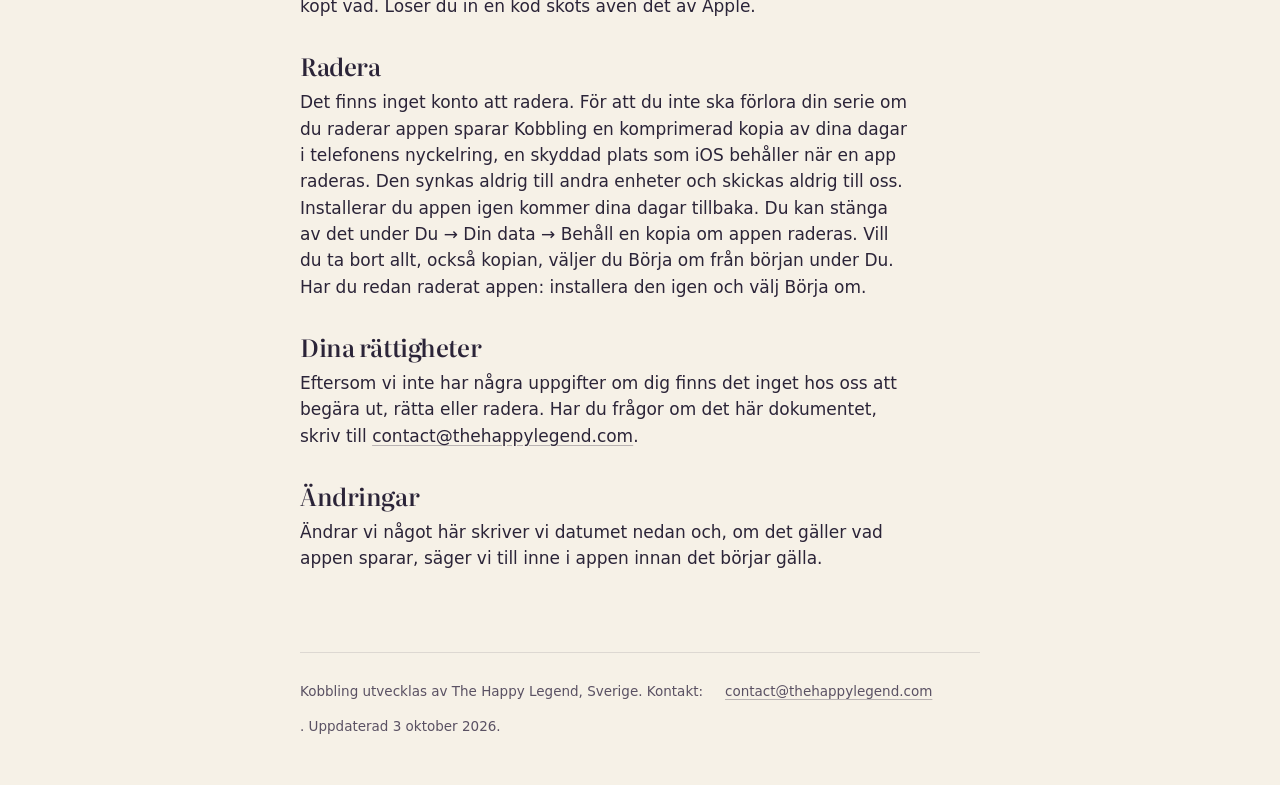
<file: integritet/index.html>
<!doctype html>
<html lang="sv">
<head>
<meta charset="utf-8">
<meta name="viewport" content="width=device-width,initial-scale=1">
<title>Kobbling – Integritet</title>
<meta name="description" content="Kobbling samlar inte in några uppgifter. Allt du skriver in stannar på din iPhone och din Apple Watch.">
<link rel="canonical" href="https://kobbling.com/integritet/">
<link rel="icon" type="image/png" href="/favicon.png">
<link rel="apple-touch-icon" href="/apple-touch-icon.png">
<link rel="stylesheet" href="/stil.css">
</head>
<body>
<div class="doc">
<nav class="nav"><a class="logo" href="/sv/"><img src="/bilder/ikon.webp" alt="" width="34" height="34">Kobbling</a><a href="/support/#sv">Support</a><a href="/privacy/">English</a></nav>
<h1>Integritet</h1>
<p class="sub">Kort version: Kobbling samlar inte in något om dig. Allt du skriver in stannar på din iPhone och din Apple Watch.</p>

<div class="card"><p><strong>Inget konto.</strong> Kobbling fungerar helt utan konto, e-post eller inloggning. Vi vet inte vem du är, och vi vill inte veta det.</p></div>

<h2>Vad appen sparar, och var</h2>
<p>Dina dagar, hur de gick och hur du mådde, dina skäl, öns namn, dina planer inför svåra dagar, dina anteckningar och ungefär hur mycket du brukade lägga per vecka sparas <strong>bara på din enhet</strong>, i appens eget skyddade utrymme. Inget av det skickas till oss eller till någon annan.</p>
<ul>
<li><strong>Apple Watch.</strong> Har du klockappen får klockan en egen kopia av samma uppgifter, direkt från telefonen via Apples egen anslutning mellan enheterna. Ingen server, inget moln.</li>
<li><strong>En person att ringa.</strong> Väljer du en kontakt att ringa när det är svårt sparas förnamn och nummer bara i appen på din telefon. Appen får ingen åtkomst till dina övriga kontakter, och personen följer inte med i exportfilen.</li>
<li><strong>Exportfilen.</strong> Du kan när som helst exportera din ö till en fil som du själv äger och förvarar. Vi får aldrig den filen.</li>
<li><strong>Säkerhetskopior.</strong> Har du iCloud-säkerhetskopia påslagen i iOS ingår appens uppgifter i din egen säkerhetskopia, precis som för andra appar. Det gör också kopian som beskrivs under Radera. Det sköts av Apple och styrs av dig.</li>
<li><strong>Hälsa.</strong> Om du själv slår på det sparar appen dina andningsminuter som mindfulness i Apple Hälsa. Appen läser aldrig något ur Hälsa.</li>
</ul>

<h2>Riktigt väder och din plats</h2>
<p>Riktigt väder är ett tillval i Plus och är avstängt från början. Om du slår på det frågar appen efter din <strong>ungefärliga</strong> plats medan den är öppen och skickar den till Apples vädertjänst (WeatherKit) för att få vädret just nu. Vi får aldrig platsen och sparar den inte; bara vilket väder det är sparas i telefonen. Förfrågan hanteras av Apple enligt Apples integritetspolicy. Säger du nej, eller stänger av det under Du → Ön, följer ön årstiden i stället. Inget annat i appen använder platsen.</p>

<h2>Vad vi inte gör</h2>
<ul>
<li>Ingen analys, ingen spårning, inga annonser, inga tredjepartsverktyg i appen.</li>
<li>Inget du skriver in lämnar enheten. Vi har ingen server som tar emot något.</li>
<li>Notiserna skapas lokalt på telefonen och nämner aldrig vad du tar paus från.</li>
<li>Vi säljer, delar eller behandlar inga personuppgifter, för vi har inga.</li>
</ul>

<h2>Köp</h2>
<p>Hjälpen i Kobbling är gratis. Plus köps genom App Store. Betalningen hanteras helt av Apple, och vi ser aldrig kortuppgifter eller vem som köpt vad. Löser du in en kod sköts även det av Apple.</p>

<h2>Radera</h2>
<p>Det finns inget konto att radera. För att du inte ska förlora din serie om du raderar appen sparar Kobbling en komprimerad kopia av dina dagar i telefonens nyckelring, en skyddad plats som iOS behåller när en app raderas. Den synkas aldrig till andra enheter och skickas aldrig till oss. Installerar du appen igen kommer dina dagar tillbaka. Du kan stänga av det under Du → Din data → Behåll en kopia om appen raderas. Vill du ta bort allt, också kopian, väljer du Börja om från början under Du. Har du redan raderat appen: installera den igen och välj Börja om.</p>

<h2>Dina rättigheter</h2>
<p>Eftersom vi inte har några uppgifter om dig finns det inget hos oss att begära ut, rätta eller radera. Har du frågor om det här dokumentet, skriv till <a href="mailto:contact@thehappylegend.com">contact@thehappylegend.com</a>.</p>

<h2>Ändringar</h2>
<p>Ändrar vi något här skriver vi datumet nedan och, om det gäller vad appen sparar, säger vi till inne i appen innan det börjar gälla.</p>
<footer>Kobbling utvecklas av The Happy Legend, Sverige. Kontakt: <a href="mailto:contact@thehappylegend.com">contact@thehappylegend.com</a>. Uppdaterad 3 oktober 2026.</footer>
</div>
</body>
</html>
</file>
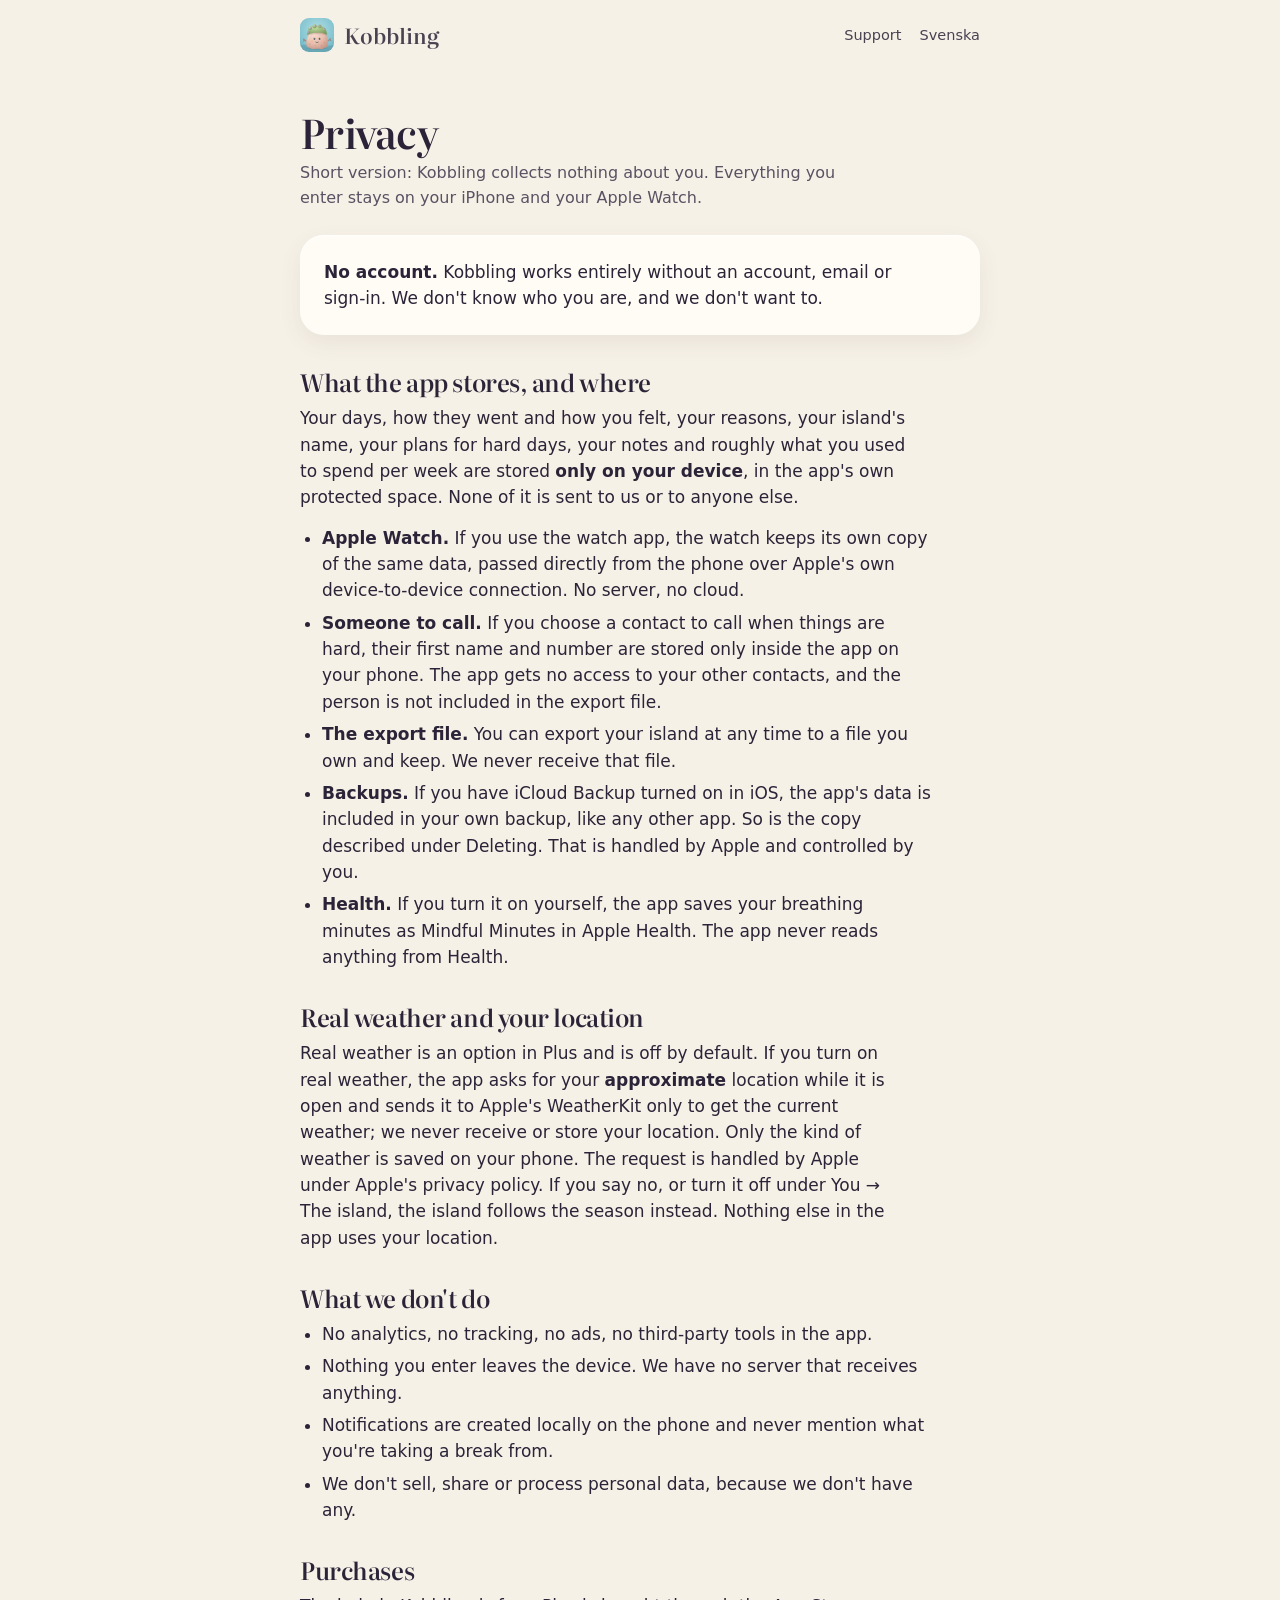
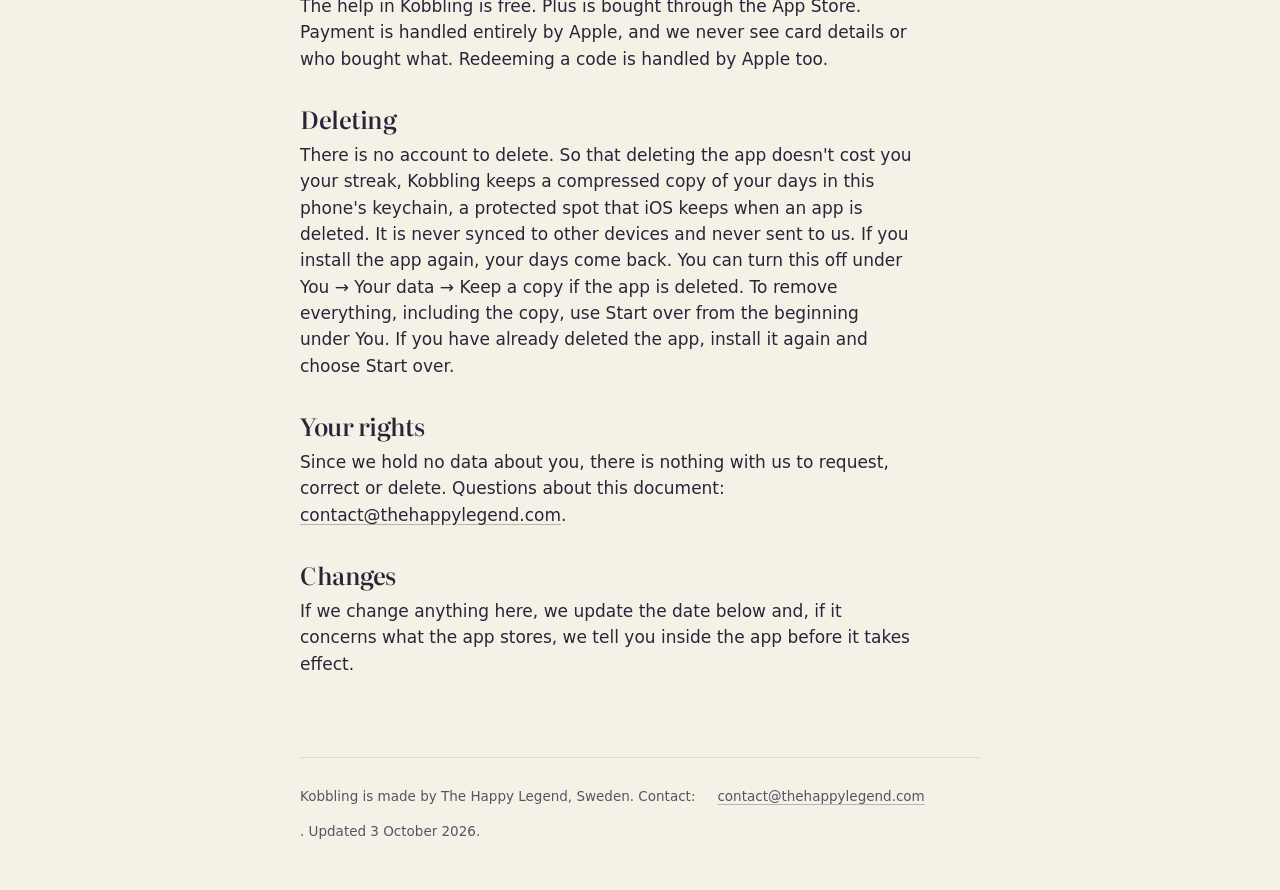
<file: privacy/index.html>
<!doctype html>
<html lang="en">
<head>
<meta charset="utf-8">
<meta name="viewport" content="width=device-width,initial-scale=1">
<title>Kobbling – Privacy</title>
<meta name="description" content="Kobbling collects no data. Everything you enter stays on your iPhone and your Apple Watch.">
<link rel="canonical" href="https://kobbling.com/privacy/">
<link rel="icon" type="image/png" href="/favicon.png">
<link rel="apple-touch-icon" href="/apple-touch-icon.png">
<link rel="stylesheet" href="/stil.css">
</head>
<body>
<div class="doc">
<nav class="nav"><a class="logo" href="/"><img src="/bilder/ikon.webp" alt="" width="34" height="34">Kobbling</a><a href="/support/">Support</a><a href="/integritet/">Svenska</a></nav>
<h1>Privacy</h1>
<p class="sub">Short version: Kobbling collects nothing about you. Everything you enter stays on your iPhone and your Apple Watch.</p>

<div class="card"><p><strong>No account.</strong> Kobbling works entirely without an account, email or sign-in. We don't know who you are, and we don't want to.</p></div>

<h2>What the app stores, and where</h2>
<p>Your days, how they went and how you felt, your reasons, your island's name, your plans for hard days, your notes and roughly what you used to spend per week are stored <strong>only on your device</strong>, in the app's own protected space. None of it is sent to us or to anyone else.</p>
<ul>
<li><strong>Apple Watch.</strong> If you use the watch app, the watch keeps its own copy of the same data, passed directly from the phone over Apple's own device-to-device connection. No server, no cloud.</li>
<li><strong>Someone to call.</strong> If you choose a contact to call when things are hard, their first name and number are stored only inside the app on your phone. The app gets no access to your other contacts, and the person is not included in the export file.</li>
<li><strong>The export file.</strong> You can export your island at any time to a file you own and keep. We never receive that file.</li>
<li><strong>Backups.</strong> If you have iCloud Backup turned on in iOS, the app's data is included in your own backup, like any other app. So is the copy described under Deleting. That is handled by Apple and controlled by you.</li>
<li><strong>Health.</strong> If you turn it on yourself, the app saves your breathing minutes as Mindful Minutes in Apple Health. The app never reads anything from Health.</li>
</ul>

<h2>Real weather and your location</h2>
<p>Real weather is an option in Plus and is off by default. If you turn on real weather, the app asks for your <strong>approximate</strong> location while it is open and sends it to Apple's WeatherKit only to get the current weather; we never receive or store your location. Only the kind of weather is saved on your phone. The request is handled by Apple under Apple's privacy policy. If you say no, or turn it off under You → The island, the island follows the season instead. Nothing else in the app uses your location.</p>

<h2>What we don't do</h2>
<ul>
<li>No analytics, no tracking, no ads, no third-party tools in the app.</li>
<li>Nothing you enter leaves the device. We have no server that receives anything.</li>
<li>Notifications are created locally on the phone and never mention what you're taking a break from.</li>
<li>We don't sell, share or process personal data, because we don't have any.</li>
</ul>

<h2>Purchases</h2>
<p>The help in Kobbling is free. Plus is bought through the App Store. Payment is handled entirely by Apple, and we never see card details or who bought what. Redeeming a code is handled by Apple too.</p>

<h2>Deleting</h2>
<p>There is no account to delete. So that deleting the app doesn't cost you your streak, Kobbling keeps a compressed copy of your days in this phone's keychain, a protected spot that iOS keeps when an app is deleted. It is never synced to other devices and never sent to us. If you install the app again, your days come back. You can turn this off under You → Your data → Keep a copy if the app is deleted. To remove everything, including the copy, use Start over from the beginning under You. If you have already deleted the app, install it again and choose Start over.</p>

<h2>Your rights</h2>
<p>Since we hold no data about you, there is nothing with us to request, correct or delete. Questions about this document: <a href="mailto:contact@thehappylegend.com">contact@thehappylegend.com</a>.</p>

<h2>Changes</h2>
<p>If we change anything here, we update the date below and, if it concerns what the app stores, we tell you inside the app before it takes effect.</p>
<footer>Kobbling is made by The Happy Legend, Sweden. Contact: <a href="mailto:contact@thehappylegend.com">contact@thehappylegend.com</a>. Updated 3 October 2026.</footer>
</div>
</body>
</html>
</file>
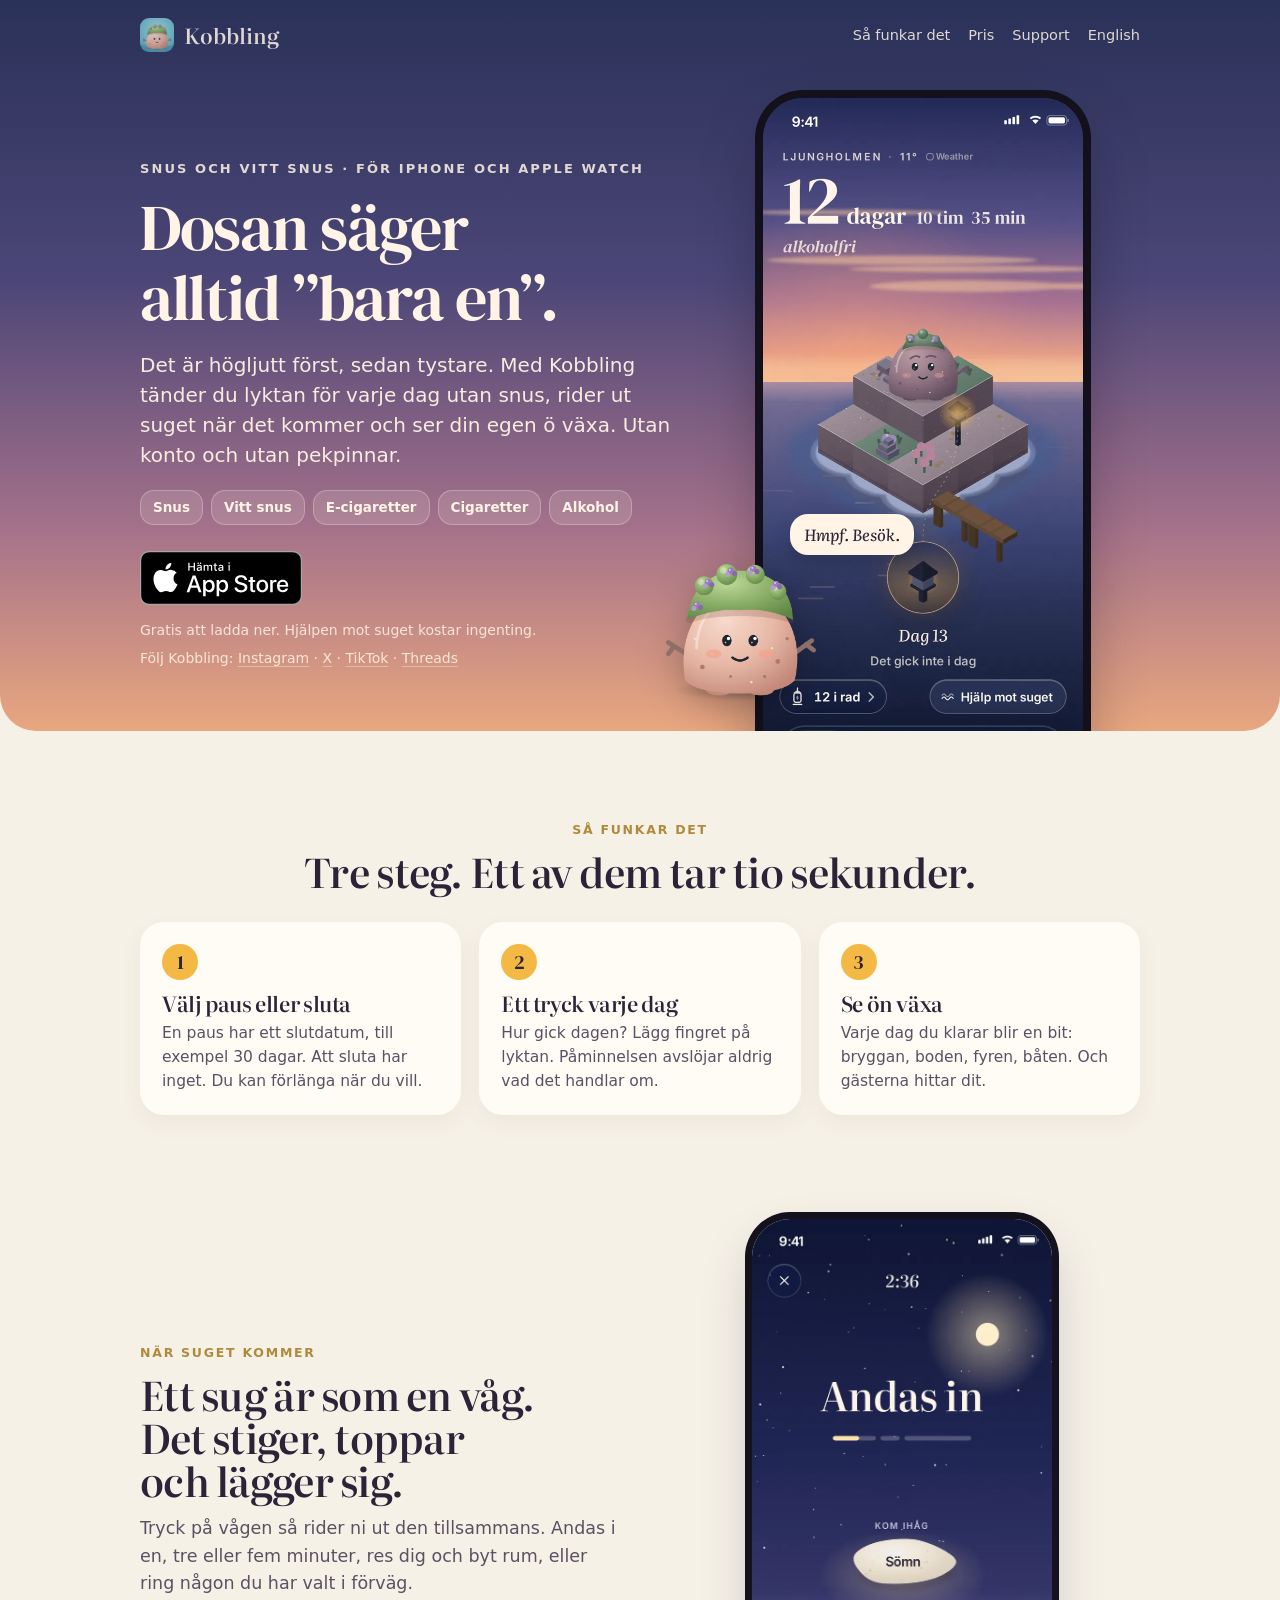
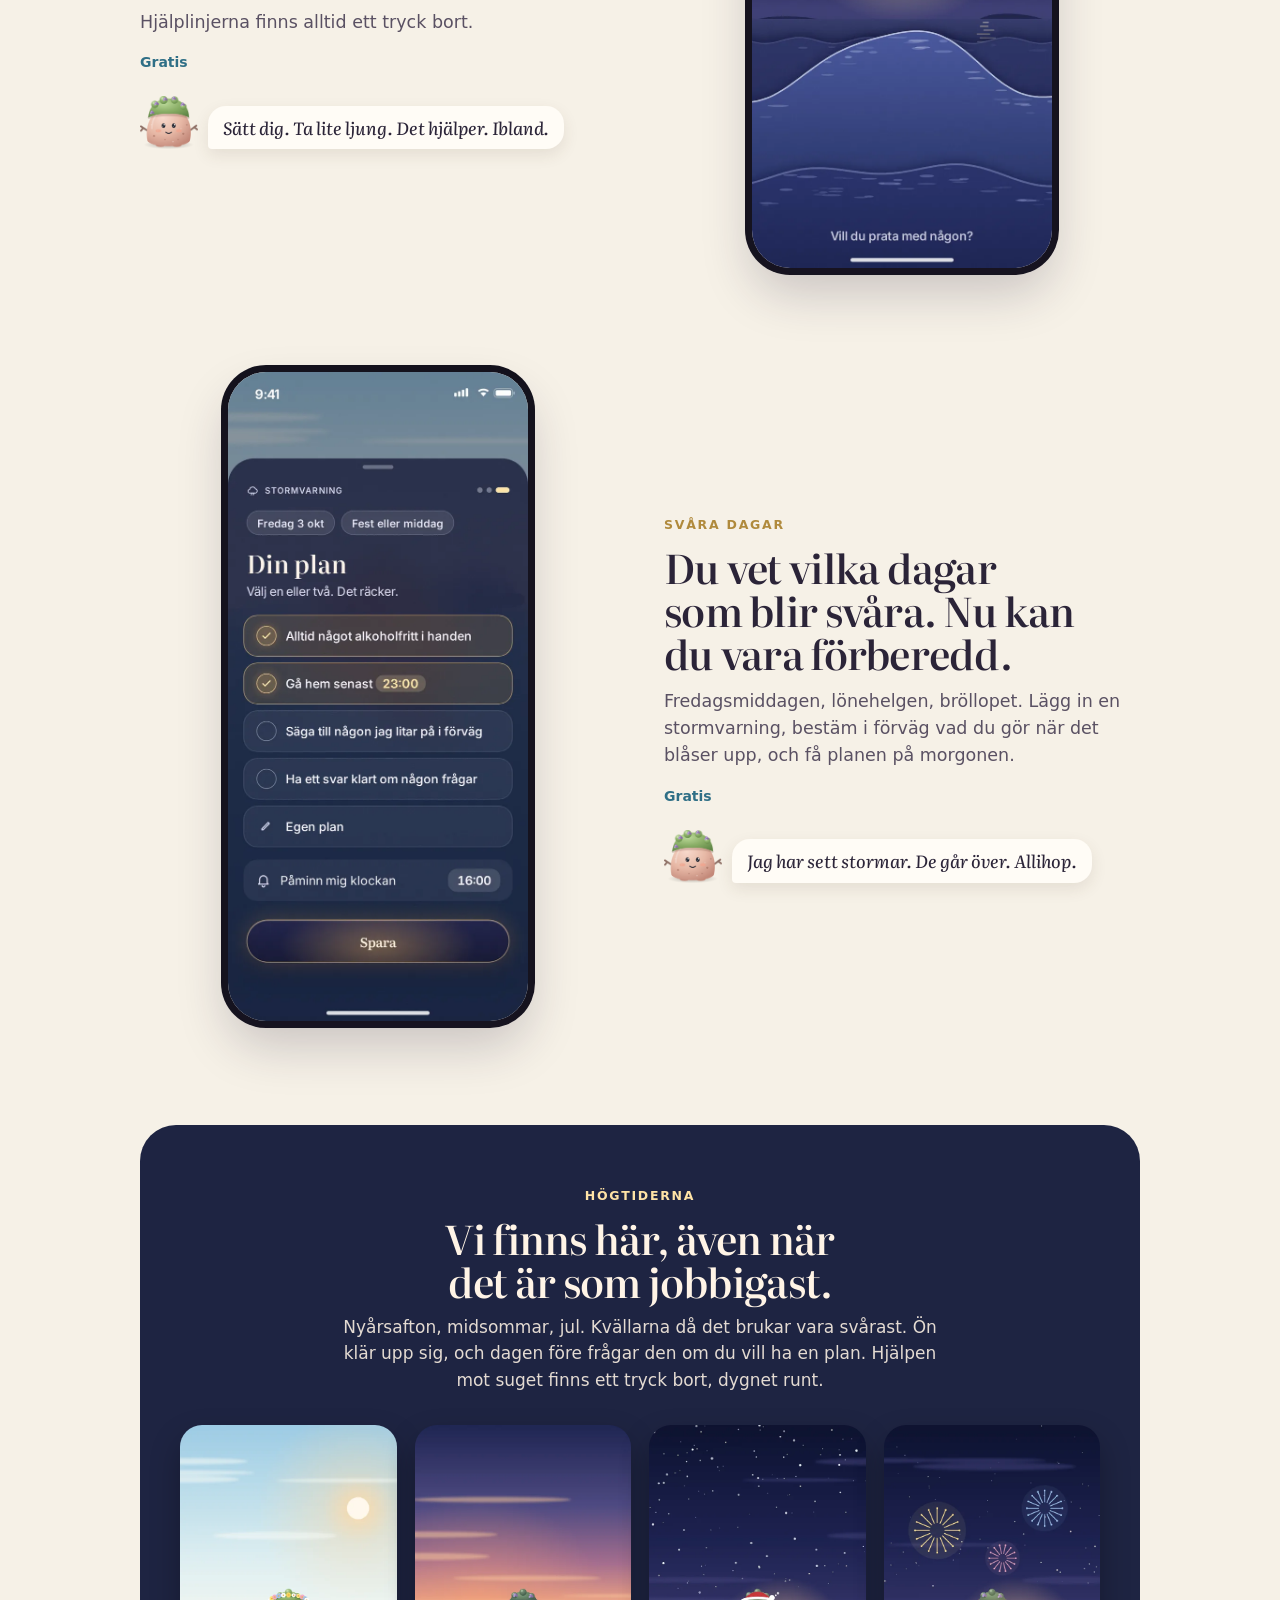
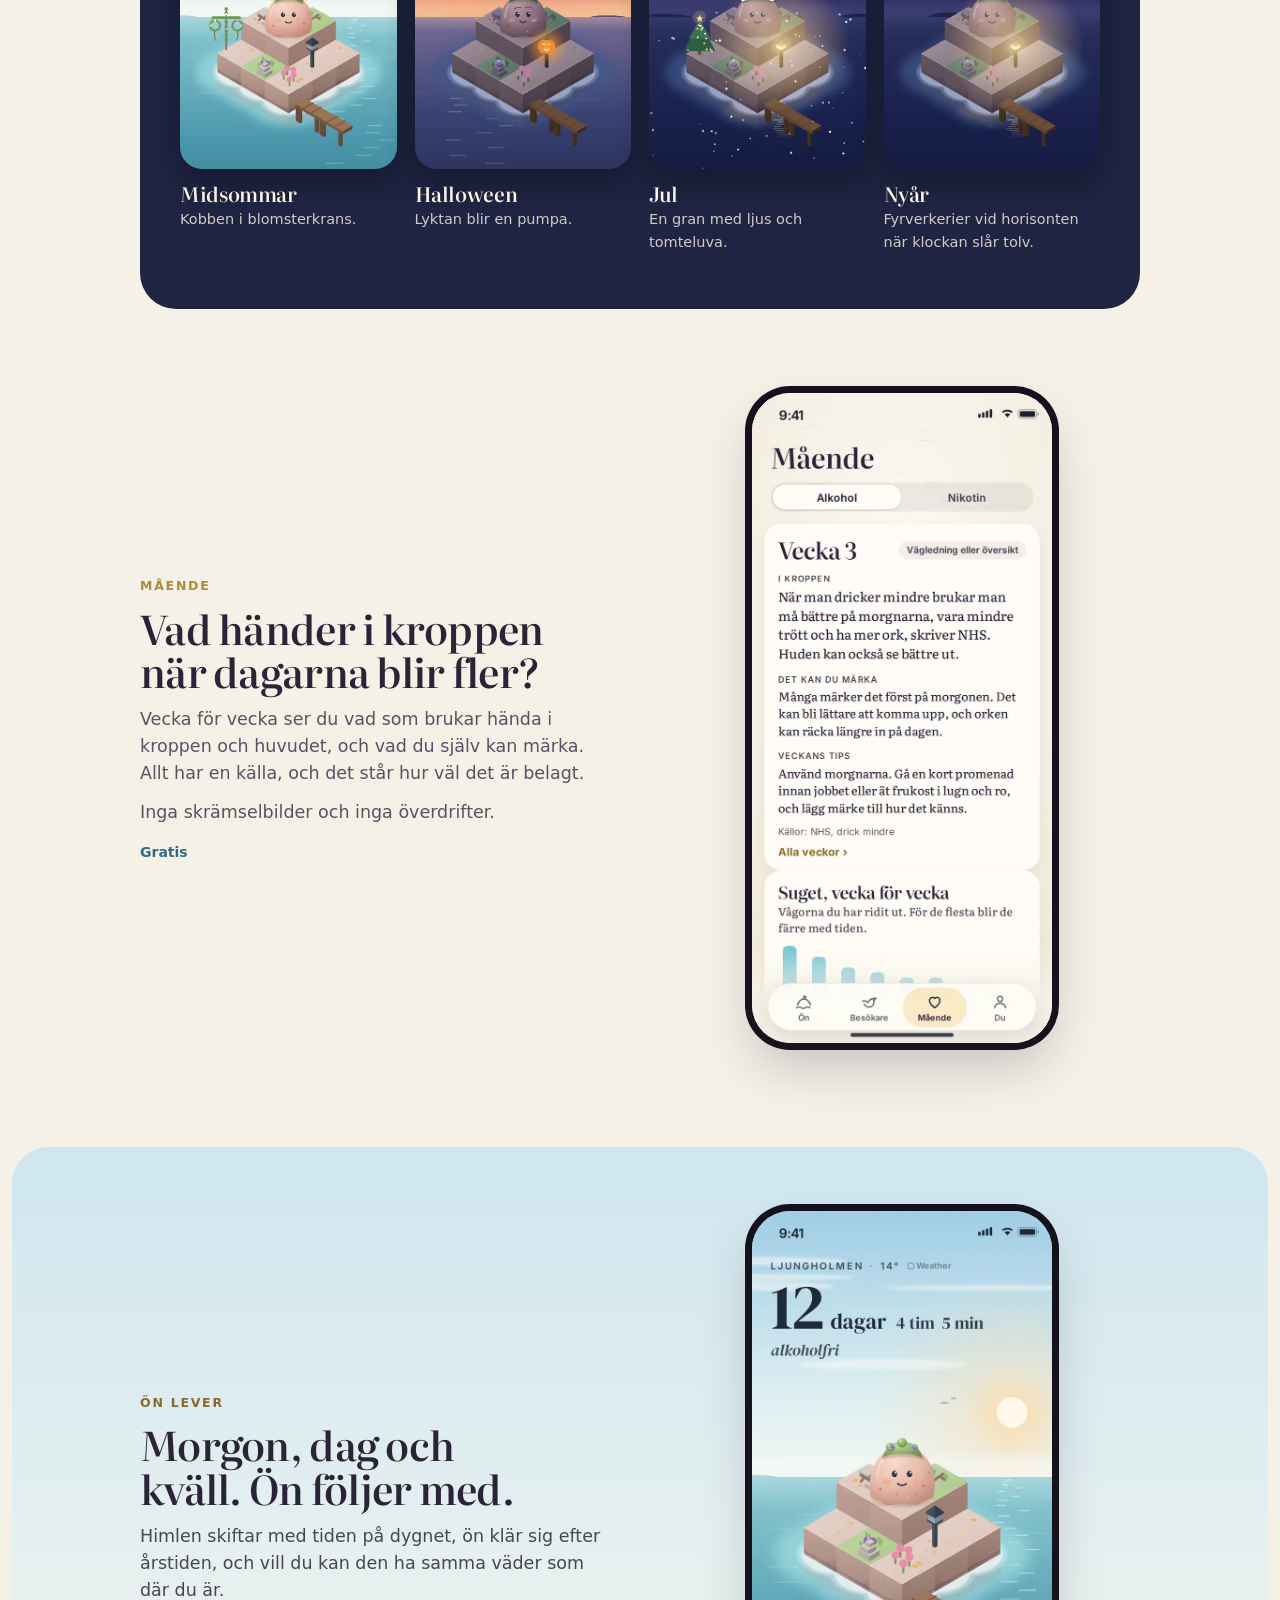
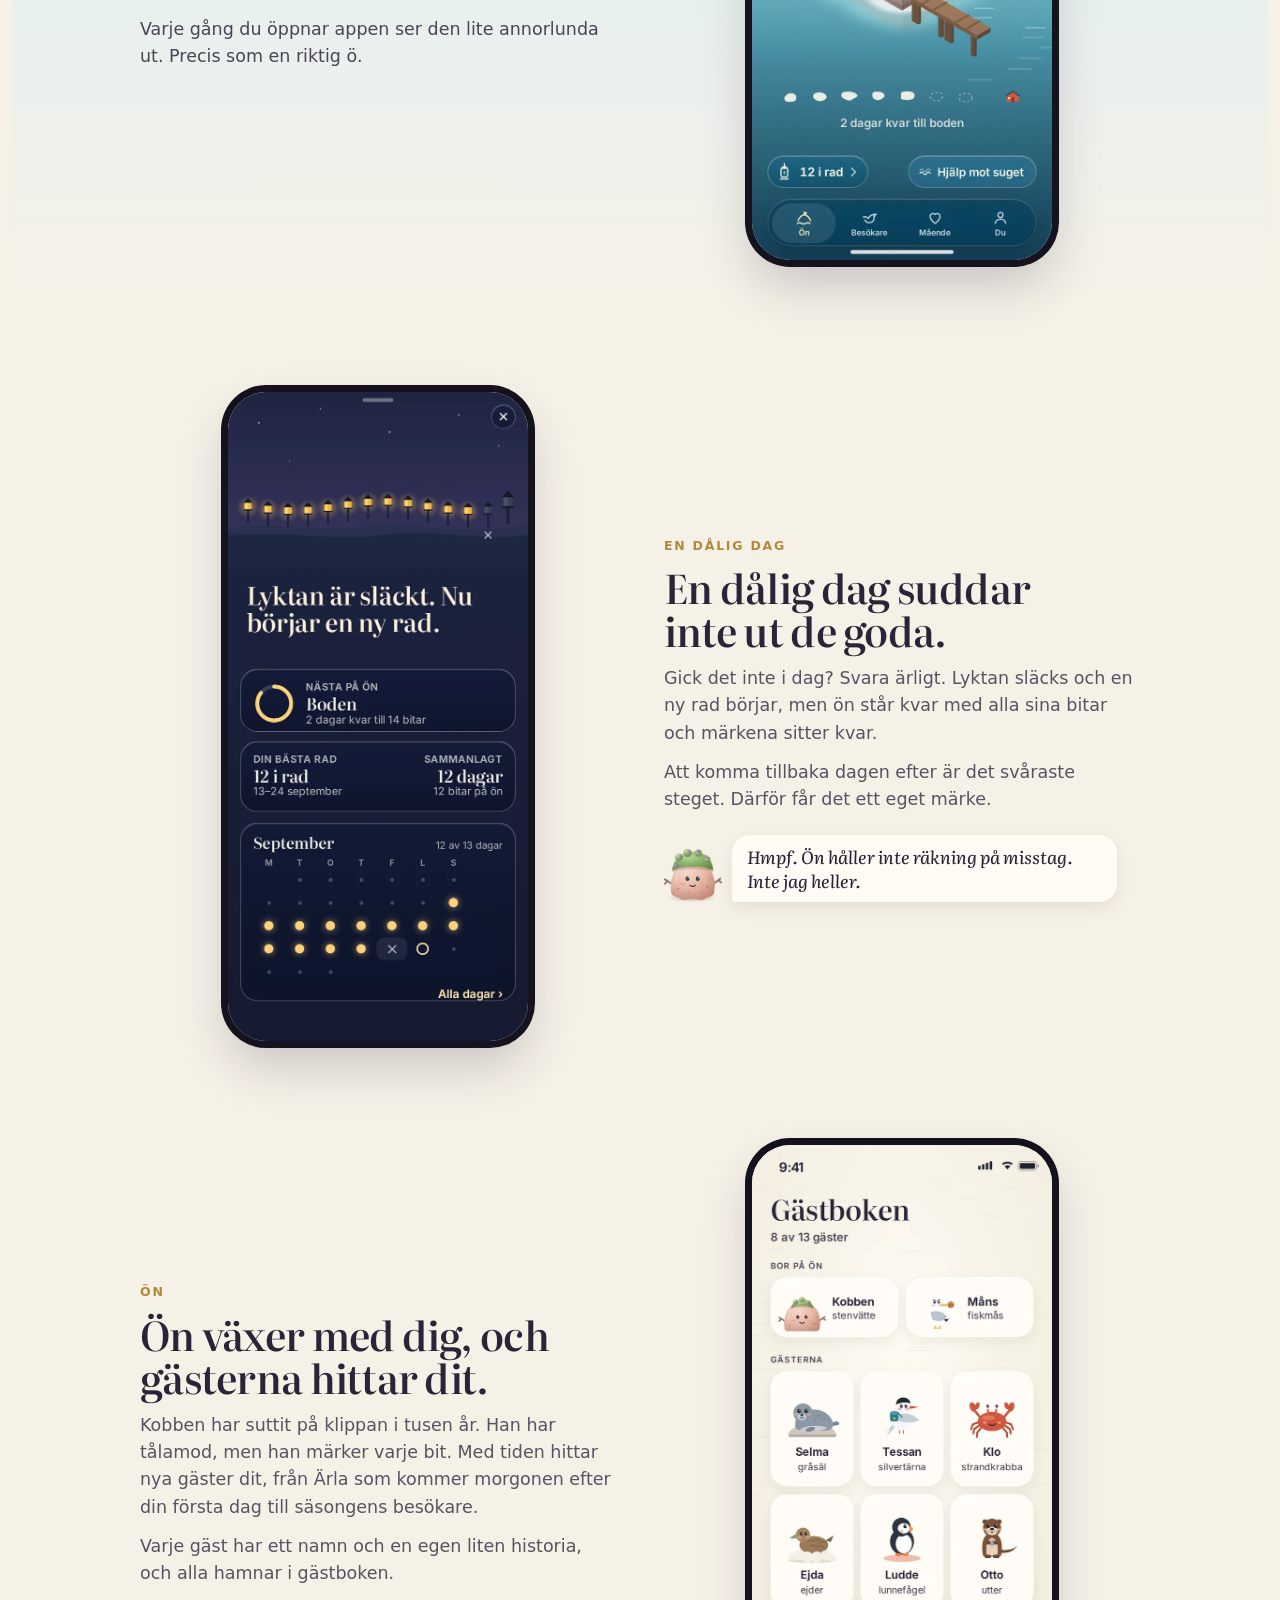
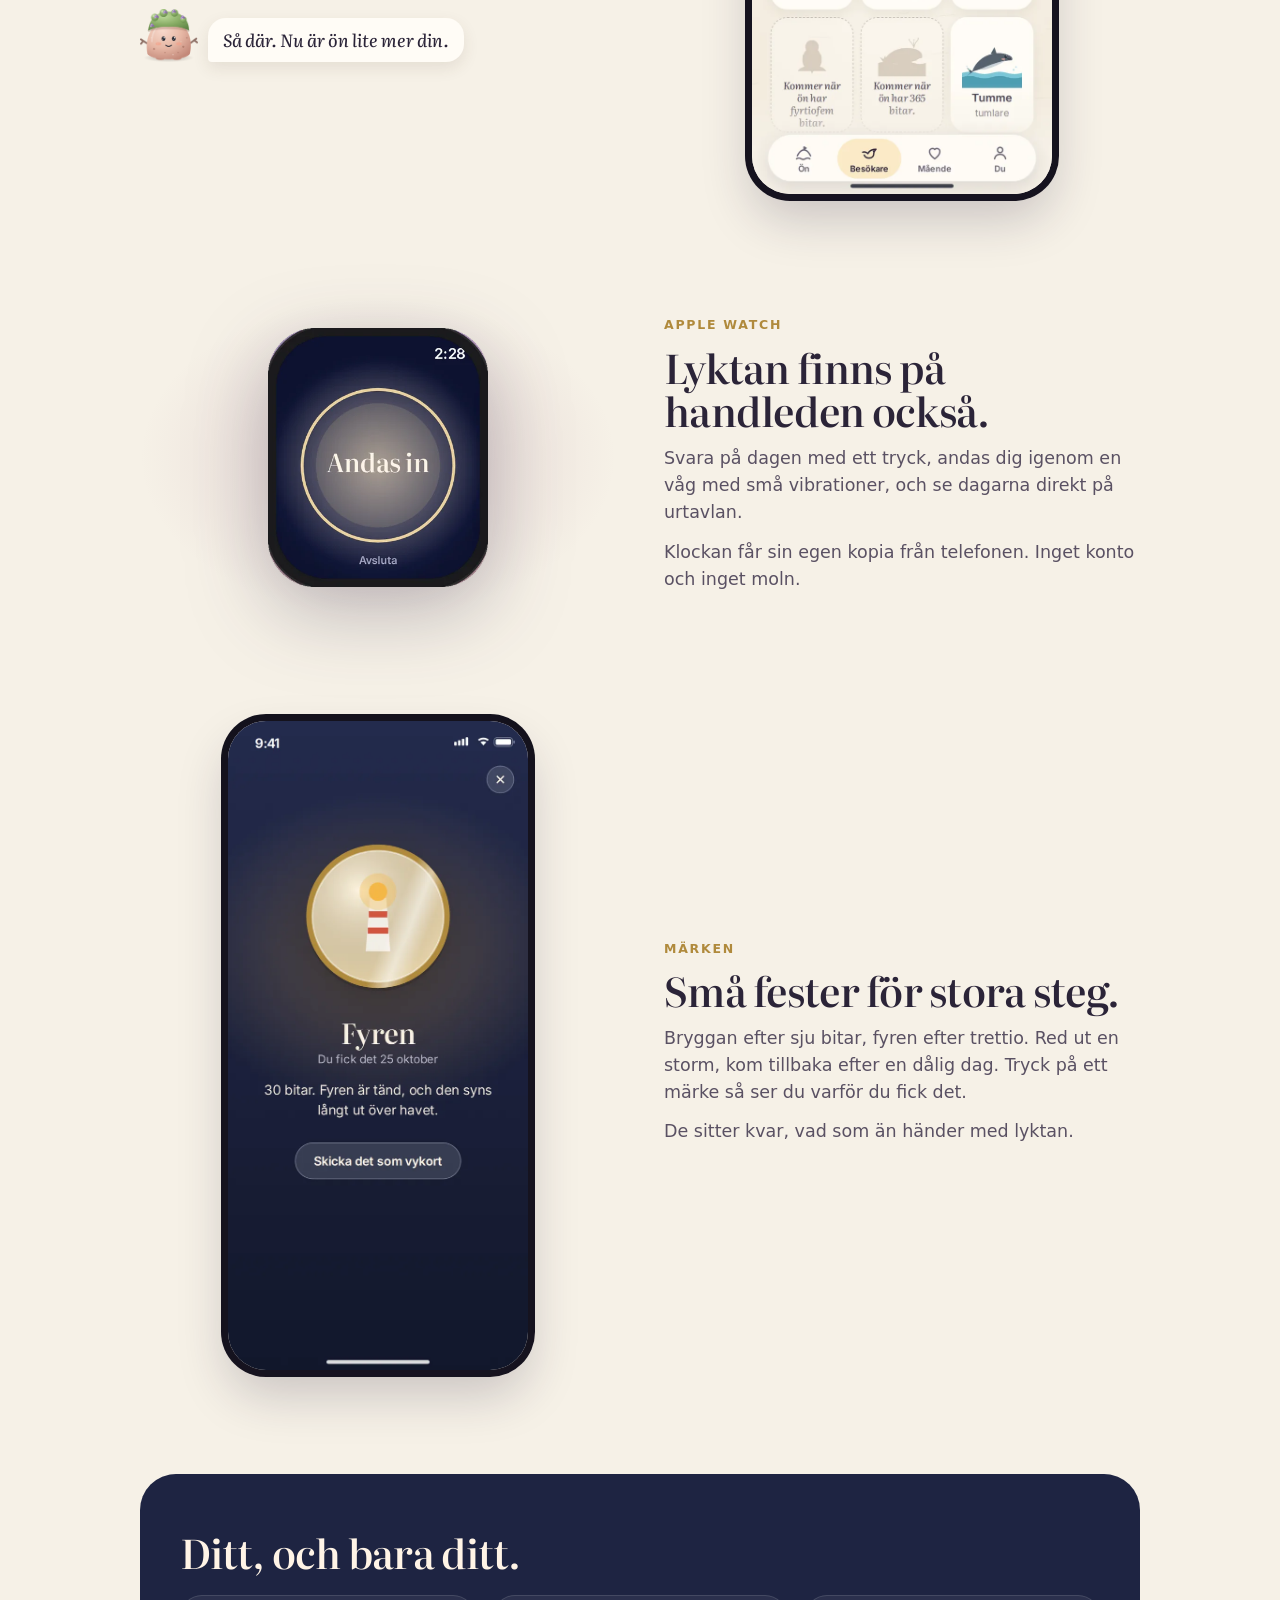
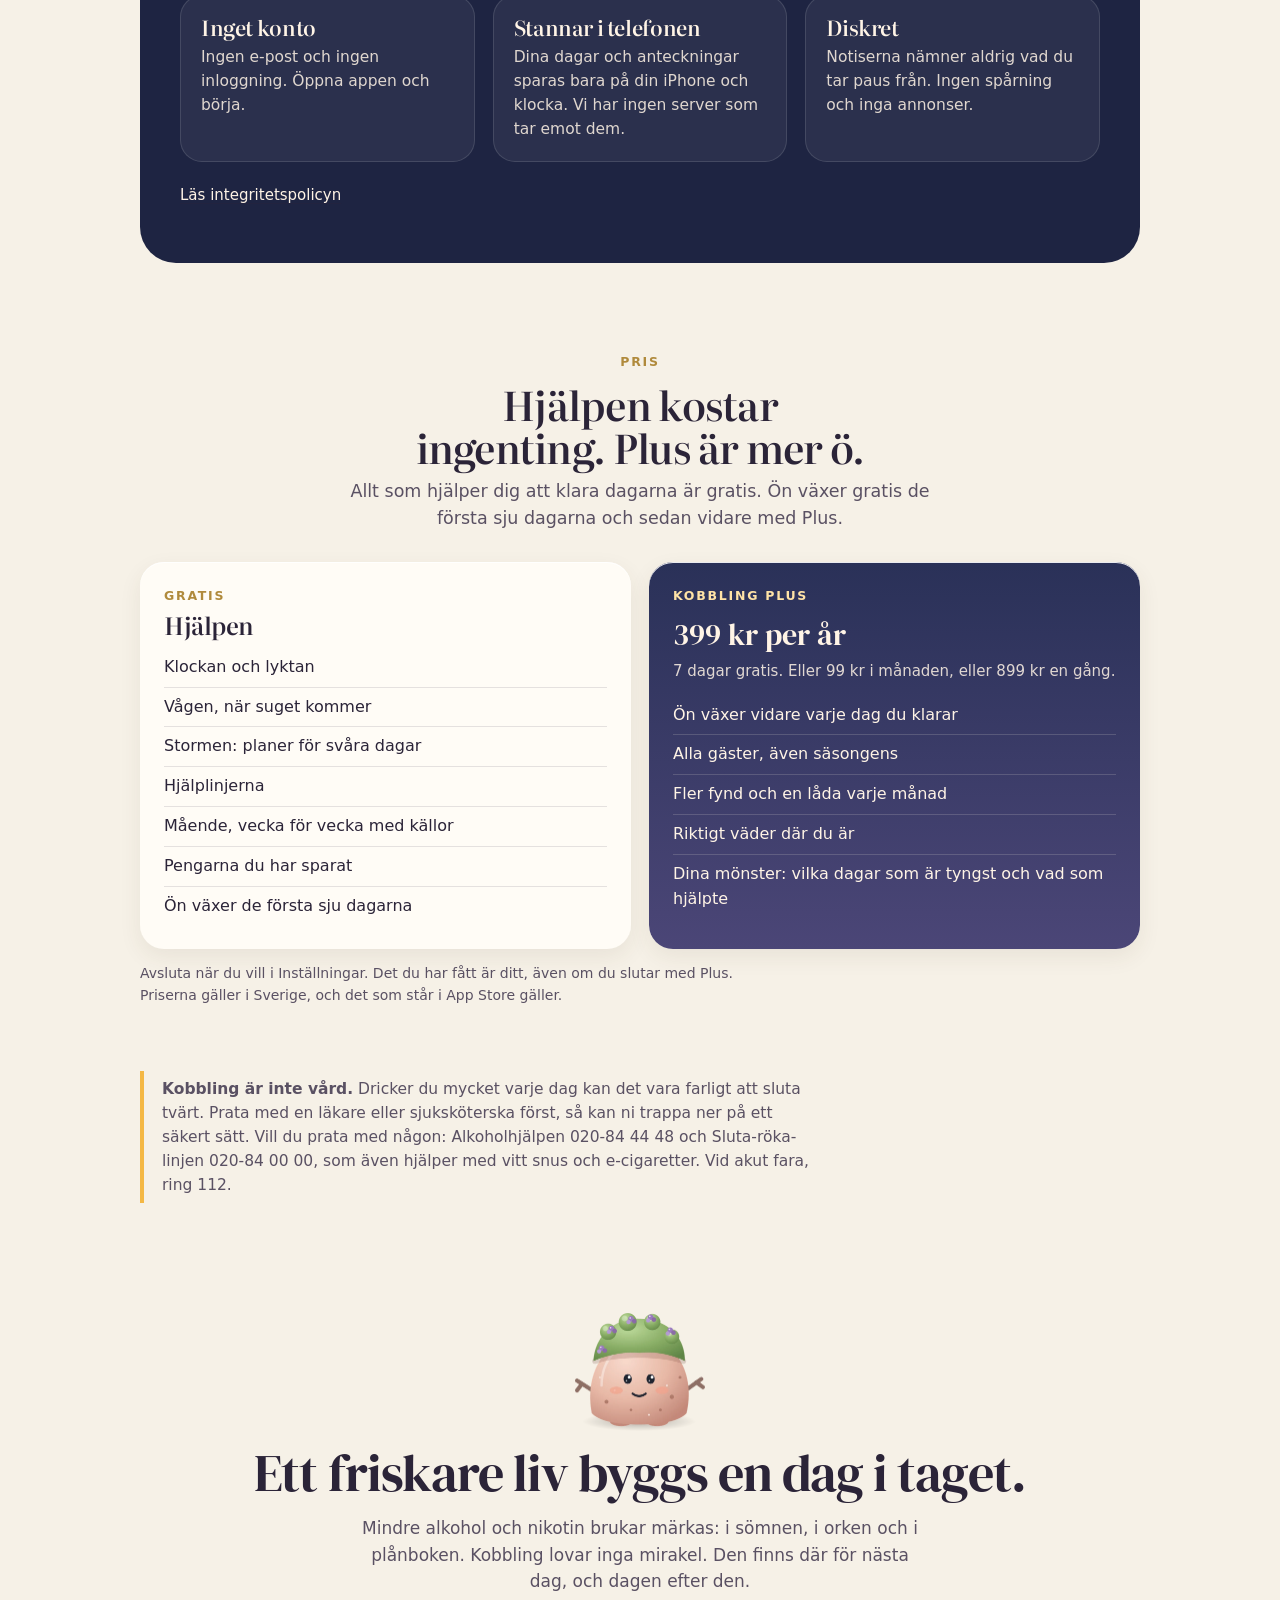
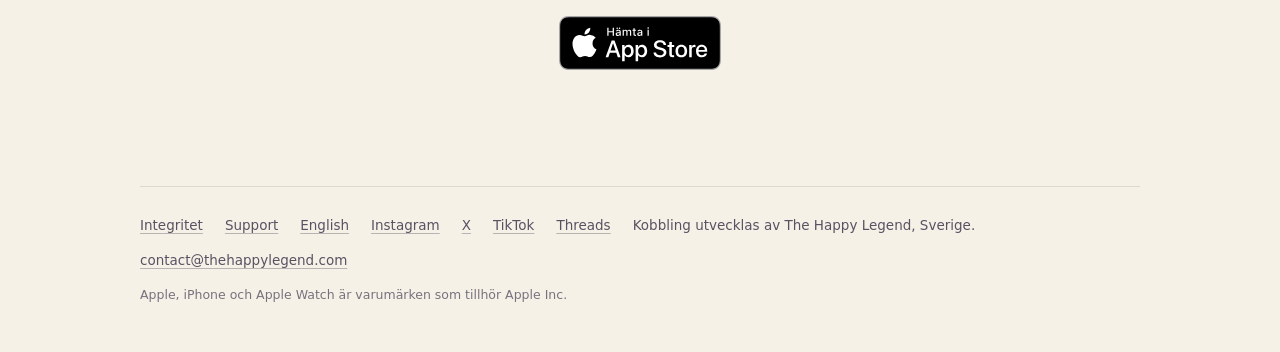
<file: snus/index.html>
<!doctype html>
<html lang="sv">
<head>
<meta charset="utf-8">
<meta name="viewport" content="width=device-width,initial-scale=1">
<title>Sluta snusa med Kobbling – en dag i taget</title>
<meta name="description" content="Snus och vitt snus säger alltid ”bara en”. Kobbling hjälper dig att ta en paus eller sluta, en dag i taget. Utan konto och utan pekpinnar.">
<meta name="theme-color" content="#2A3158">
<meta name="robots" content="noindex">
<link rel="canonical" href="https://kobbling.com/snus/">
<link rel="alternate" hreflang="sv" href="https://kobbling.com/snus/">
<link rel="alternate" hreflang="en" href="https://kobbling.com/">
<link rel="alternate" hreflang="x-default" href="https://kobbling.com/">
<meta property="og:title" content="Sluta snusa med Kobbling – en dag i taget">
<meta property="og:description" content="Snus och vitt snus säger alltid ”bara en”. Kobbling hjälper dig att ta en paus eller sluta, en dag i taget. Utan konto och utan pekpinnar.">
<meta property="og:type" content="website">
<meta property="og:url" content="https://kobbling.com/snus/">
<meta property="og:image" content="https://kobbling.com/bilder/ikon.webp">
<link rel="icon" type="image/png" href="/favicon.png">
<link rel="apple-touch-icon" href="/apple-touch-icon.png">
<link rel="preload" href="/fonts/dmserif.woff2" as="font" type="font/woff2" crossorigin>
<meta name="apple-itunes-app" content="app-id=6815771116">
<link rel="stylesheet" href="/stil.css">
</head>
<body>
<header class="hero"><div class="wrap">
<nav class="nav"><a class="logo" href="/snus/"><img src="/bilder/ikon.webp" alt="" width="34" height="34">Kobbling</a><a class="hide-s" href="#sa">Så funkar det</a><a class="hide-s" href="#pris">Pris</a><a href="/support/#sv">Support</a><a href="/" lang="en">English</a></nav>
<div class="hero-grid">
<div>
<p class="eyebrow">Snus och vitt snus · För iPhone och Apple Watch</p>
<h1>Dosan säger alltid ”bara en”.</h1>
<p class="lead">Det är högljutt först, sedan tystare. Med Kobbling tänder du lyktan för varje dag utan snus, rider ut suget när det kommer och ser din egen ö växa. Utan konto och utan pekpinnar.</p>
<div class="chips"><span>Snus</span><span>Vitt snus</span><span>E-cigaretter</span><span>Cigaretter</span><span>Alkohol</span></div>
<a class="store" href="https://apps.apple.com/app/apple-store/id6815771116?pt=129260899&amp;ct=meta-snus-se&amp;mt=8"><img src="/bilder/app-store-sv.svg" width="162" height="54" alt="Hämta i App Store"></a>
<p class="note">Gratis att ladda ner. Hjälpen mot suget kostar ingenting.</p>
<p class="follow">Följ Kobbling: <a href="https://www.instagram.com/kobblingapp/" rel="me">Instagram</a> · <a href="https://x.com/kobblingapp" rel="me">X</a> · <a href="https://www.tiktok.com/@kobbling.app" rel="me">TikTok</a> · <a href="https://www.threads.com/@kobblingapp" rel="me">Threads</a></p>
</div>
<div class="kobben">
<img class="phone" src="/bilder/hem.sv.webp" width="640" height="1385" alt="Kobblings hemskärm: ön i skymningen, dagarna överst och lyktan.">
<img class="fig" src="/bilder/kobben.webp" width="520" height="474" alt="Kobben, en gammal klippa med mossa på huvudet.">
<p class="bubble">Hmpf. Besök.</p>
</div>
</div>
</div></header>
<main>
<section id="sa" class="center"><div class="wrap">
<p class="tag">Så funkar det</p>
<h2>Tre steg. Ett av dem tar tio sekunder.</h2>
<div class="steps"><div><b>1</b><h3>Välj paus eller sluta</h3><p>En paus har ett slutdatum, till exempel 30 dagar. Att sluta har inget. Du kan förlänga när du vill.</p></div><div><b>2</b><h3>Ett tryck varje dag</h3><p>Hur gick dagen? Lägg fingret på lyktan. Påminnelsen avslöjar aldrig vad det handlar om.</p></div><div><b>3</b><h3>Se ön växa</h3><p>Varje dag du klarar blir en bit: bryggan, boden, fyren, båten. Och gästerna hittar dit.</p></div></div>
</div></section>
<section><div class="wrap feature">
<div class="text">
<p class="tag">När suget kommer</p>
<h2>Ett sug är som en våg. Det stiger, toppar och lägger sig.</h2>
<p>Tryck på vågen så rider ni ut den tillsammans. Andas i en, tre eller fem minuter, res dig och byt rum, eller ring någon du har valt i förväg.</p><p>Hjälplinjerna finns alltid ett tryck bort.</p><p class="free">Gratis</p><div class="say"><img src="/bilder/kobben.webp" width="520" height="474" alt=""><q>Sätt dig. Ta lite ljung. Det hjälper. Ibland.</q></div>
</div>
<div><img class="shot" src="/bilder/andas.sv.webp" width="640" height="1385" loading="lazy" alt="Andningen när suget kommer: en våg som stiger och lägger sig."></div>
</div></section>
<section><div class="wrap feature flip">
<div class="text">
<p class="tag">Svåra dagar</p>
<h2>Du vet vilka dagar som blir svåra. Nu kan du vara förberedd.</h2>
<p>Fredagsmiddagen, lönehelgen, bröllopet. Lägg in en stormvarning, bestäm i förväg vad du gör när det blåser upp, och få planen på morgonen.</p><p class="free">Gratis</p><div class="say"><img src="/bilder/kobben.webp" width="520" height="474" alt=""><q>Jag har sett stormar. De går över. Allihop.</q></div>
</div>
<div><img class="shot" src="/bilder/storm.sv.webp" width="640" height="1385" loading="lazy" alt="En stormvarning med en plan inför en svår dag."></div>
</div></section>
<div class="wrap"><div class="band hol">
<p class="tag">Högtiderna</p>
<h2>Vi finns här, även när det är som jobbigast.</h2>
<p class="lead3">Nyårsafton, midsommar, jul. Kvällarna då det brukar vara svårast. Ön klär upp sig, och dagen före frågar den om du vill ha en plan. Hjälpen mot suget finns ett tryck bort, dygnet runt.</p>
<div class="hols"><figure><img src="/bilder/hogtid-midsommar.webp" width="600" height="953" loading="lazy" alt=""><figcaption><h3>Midsommar</h3><p>Kobben i blomsterkrans.</p></figcaption></figure><figure><img src="/bilder/hogtid-halloween.webp" width="600" height="953" loading="lazy" alt=""><figcaption><h3>Halloween</h3><p>Lyktan blir en pumpa.</p></figcaption></figure><figure><img src="/bilder/hogtid-jul.webp" width="600" height="953" loading="lazy" alt=""><figcaption><h3>Jul</h3><p>En gran med ljus och tomteluva.</p></figcaption></figure><figure><img src="/bilder/hogtid-nyar.webp" width="600" height="953" loading="lazy" alt=""><figcaption><h3>Nyår</h3><p>Fyrverkerier vid horisonten när klockan slår tolv.</p></figcaption></figure></div>
</div></div>
<section><div class="wrap feature">
<div class="text">
<p class="tag">Mående</p>
<h2>Vad händer i kroppen när dagarna blir fler?</h2>
<p>Vecka för vecka ser du vad som brukar hända i kroppen och huvudet, och vad du själv kan märka. Allt har en källa, och det står hur väl det är belagt.</p><p>Inga skrämselbilder och inga överdrifter.</p><p class="free">Gratis</p>
</div>
<div><img class="shot" src="/bilder/maende.sv.webp" width="640" height="1385" loading="lazy" alt="Mående: vecka för vecka, med källor."></div>
</div></section>
<section class="day"><div class="wrap feature">
<div class="text">
<p class="tag">Ön lever</p>
<h2>Morgon, dag och kväll. Ön följer med.</h2>
<p>Himlen skiftar med tiden på dygnet, ön klär sig efter årstiden, och vill du kan den ha samma väder som där du är.</p><p>Varje gång du öppnar appen ser den lite annorlunda ut. Precis som en riktig ö.</p>
</div>
<div><img class="shot" src="/bilder/dag.sv.webp" width="640" height="1385" loading="lazy" alt="Kobblings hemskärm mitt på dagen, med sol över havet."></div>
</div></section>
<section><div class="wrap feature flip">
<div class="text">
<p class="tag">En dålig dag</p>
<h2>En dålig dag suddar inte ut de goda.</h2>
<p>Gick det inte i dag? Svara ärligt. Lyktan släcks och en ny rad börjar, men ön står kvar med alla sina bitar och märkena sitter kvar.</p><p>Att komma tillbaka dagen efter är det svåraste steget. Därför får det ett eget märke.</p><div class="say"><img src="/bilder/kobben.webp" width="520" height="474" alt=""><q>Hmpf. Ön håller inte räkning på misstag. Inte jag heller.</q></div>
</div>
<div><img class="shot" src="/bilder/raden.sv.webp" width="640" height="1385" loading="lazy" alt="Raden med lyktor, där en ny rad börjar efter en dålig dag."></div>
</div></section>
<section><div class="wrap feature">
<div class="text">
<p class="tag">Ön</p>
<h2>Ön växer med dig, och gästerna hittar dit.</h2>
<p>Kobben har suttit på klippan i tusen år. Han har tålamod, men han märker varje bit. Med tiden hittar nya gäster dit, från Ärla som kommer morgonen efter din första dag till säsongens besökare.</p><p>Varje gäst har ett namn och en egen liten historia, och alla hamnar i gästboken.</p><div class="say"><img src="/bilder/kobben.webp" width="520" height="474" alt=""><q>Så där. Nu är ön lite mer din.</q></div>
</div>
<div><img class="shot" src="/bilder/gaster.sv.webp" width="640" height="1385" loading="lazy" alt="Gästboken med öns besökare."></div>
</div></section>
<section><div class="wrap feature flip">
<div class="text">
<p class="tag">Apple Watch</p>
<h2>Lyktan finns på handleden också.</h2>
<p>Svara på dagen med ett tryck, andas dig igenom en våg med små vibrationer, och se dagarna direkt på urtavlan.</p><p>Klockan får sin egen kopia från telefonen. Inget konto och inget moln.</p>
</div>
<div class="watch"><img src="/bilder/klocka.sv.webp" width="380" height="448" loading="lazy" alt="Andningen på Apple Watch: Andas in."></div>
</div></section>
<section><div class="wrap feature flip">
<div class="text">
<p class="tag">Märken</p>
<h2>Små fester för stora steg.</h2>
<p>Bryggan efter sju bitar, fyren efter trettio. Red ut en storm, kom tillbaka efter en dålig dag. Tryck på ett märke så ser du varför du fick det.</p><p>De sitter kvar, vad som än händer med lyktan.</p>
</div>
<div><img class="shot" src="/bilder/market.sv.webp" width="640" height="1385" loading="lazy" alt="Ett märke med texten om varför man fick det."></div>
</div></section>
<div class="wrap"><div class="band">
<h2>Ditt, och bara ditt.</h2>
<div class="grid3"><div><h3>Inget konto</h3><p>Ingen e-post och ingen inloggning. Öppna appen och börja.</p></div><div><h3>Stannar i telefonen</h3><p>Dina dagar och anteckningar sparas bara på din iPhone och klocka. Vi har ingen server som tar emot dem.</p></div><div><h3>Diskret</h3><p>Notiserna nämner aldrig vad du tar paus från. Ingen spårning och inga annonser.</p></div></div>
<a class="more" href="/integritet/">Läs integritetspolicyn</a>
</div></div>
<section id="pris"><div class="wrap">
<div class="center">
<p class="tag">Pris</p>
<h2>Hjälpen kostar ingenting. Plus är mer ö.</h2>
<p class="lead2">Allt som hjälper dig att klara dagarna är gratis. Ön växer gratis de första sju dagarna och sedan vidare med Plus.</p>
</div>
<div class="price" style="margin-top:30px">
<div class="card"><p class="label">Gratis</p><h3>Hjälpen</h3><ul><li>Klockan och lyktan</li><li>Vågen, när suget kommer</li><li>Stormen: planer för svåra dagar</li><li>Hjälplinjerna</li><li>Mående, vecka för vecka med källor</li><li>Pengarna du har sparat</li><li>Ön växer de första sju dagarna</li></ul></div>
<div class="card plus"><p class="label">Kobbling Plus</p><p class="p">399 kr per år</p><p class="sub2">7 dagar gratis. Eller 99 kr i månaden, eller 899 kr en gång.</p><ul><li>Ön växer vidare varje dag du klarar</li><li>Alla gäster, även säsongens</li><li>Fler fynd och en låda varje månad</li><li>Riktigt väder där du är</li><li>Dina mönster: vilka dagar som är tyngst och vad som hjälpte</li></ul></div>
</div>
<p class="fine">Avsluta när du vill i Inställningar. Det du har fått är ditt, även om du slutar med Plus. Priserna gäller i Sverige, och det som står i App Store gäller.</p>
<p class="safe"><strong>Kobbling är inte vård.</strong> Dricker du mycket varje dag kan det vara farligt att sluta tvärt. Prata med en läkare eller sjuksköterska först, så kan ni trappa ner på ett säkert sätt. Vill du prata med någon: Alkoholhjälpen 020-84 44 48 och Sluta-röka-linjen 020-84 00 00, som även hjälper med vitt snus och e-cigaretter. Vid akut fara, ring 112.</p>
</div></section>
<section class="closing"><div class="wrap">
<img src="/bilder/kobben.webp" width="130" height="118" alt="" style="width:130px;height:auto;margin:0 auto 14px;display:block">
<h2>Ett friskare liv byggs en dag i taget.</h2>
<p>Mindre alkohol och nikotin brukar märkas: i sömnen, i orken och i plånboken. Kobbling lovar inga mirakel. Den finns där för nästa dag, och dagen efter den.</p>
<a class="store dark" href="https://apps.apple.com/app/apple-store/id6815771116?pt=129260899&amp;ct=meta-snus-se&amp;mt=8"><img src="/bilder/app-store-sv.svg" width="162" height="54" alt="Hämta i App Store"></a>
</div></section>
</main>
<div class="wrap"><footer><a href="/integritet/">Integritet</a><a href="/support/#sv">Support</a><a href="/">English</a><a href="https://www.instagram.com/kobblingapp/" rel="me">Instagram</a><a href="https://x.com/kobblingapp" rel="me">X</a><a href="https://www.tiktok.com/@kobbling.app" rel="me">TikTok</a><a href="https://www.threads.com/@kobblingapp" rel="me">Threads</a><span>Kobbling utvecklas av The Happy Legend, Sverige.</span><a href="mailto:contact@thehappylegend.com">contact@thehappylegend.com</a><span class="small">Apple, iPhone och Apple Watch är varumärken som tillhör Apple Inc.</span></footer></div>
</body>
</html>
</file>
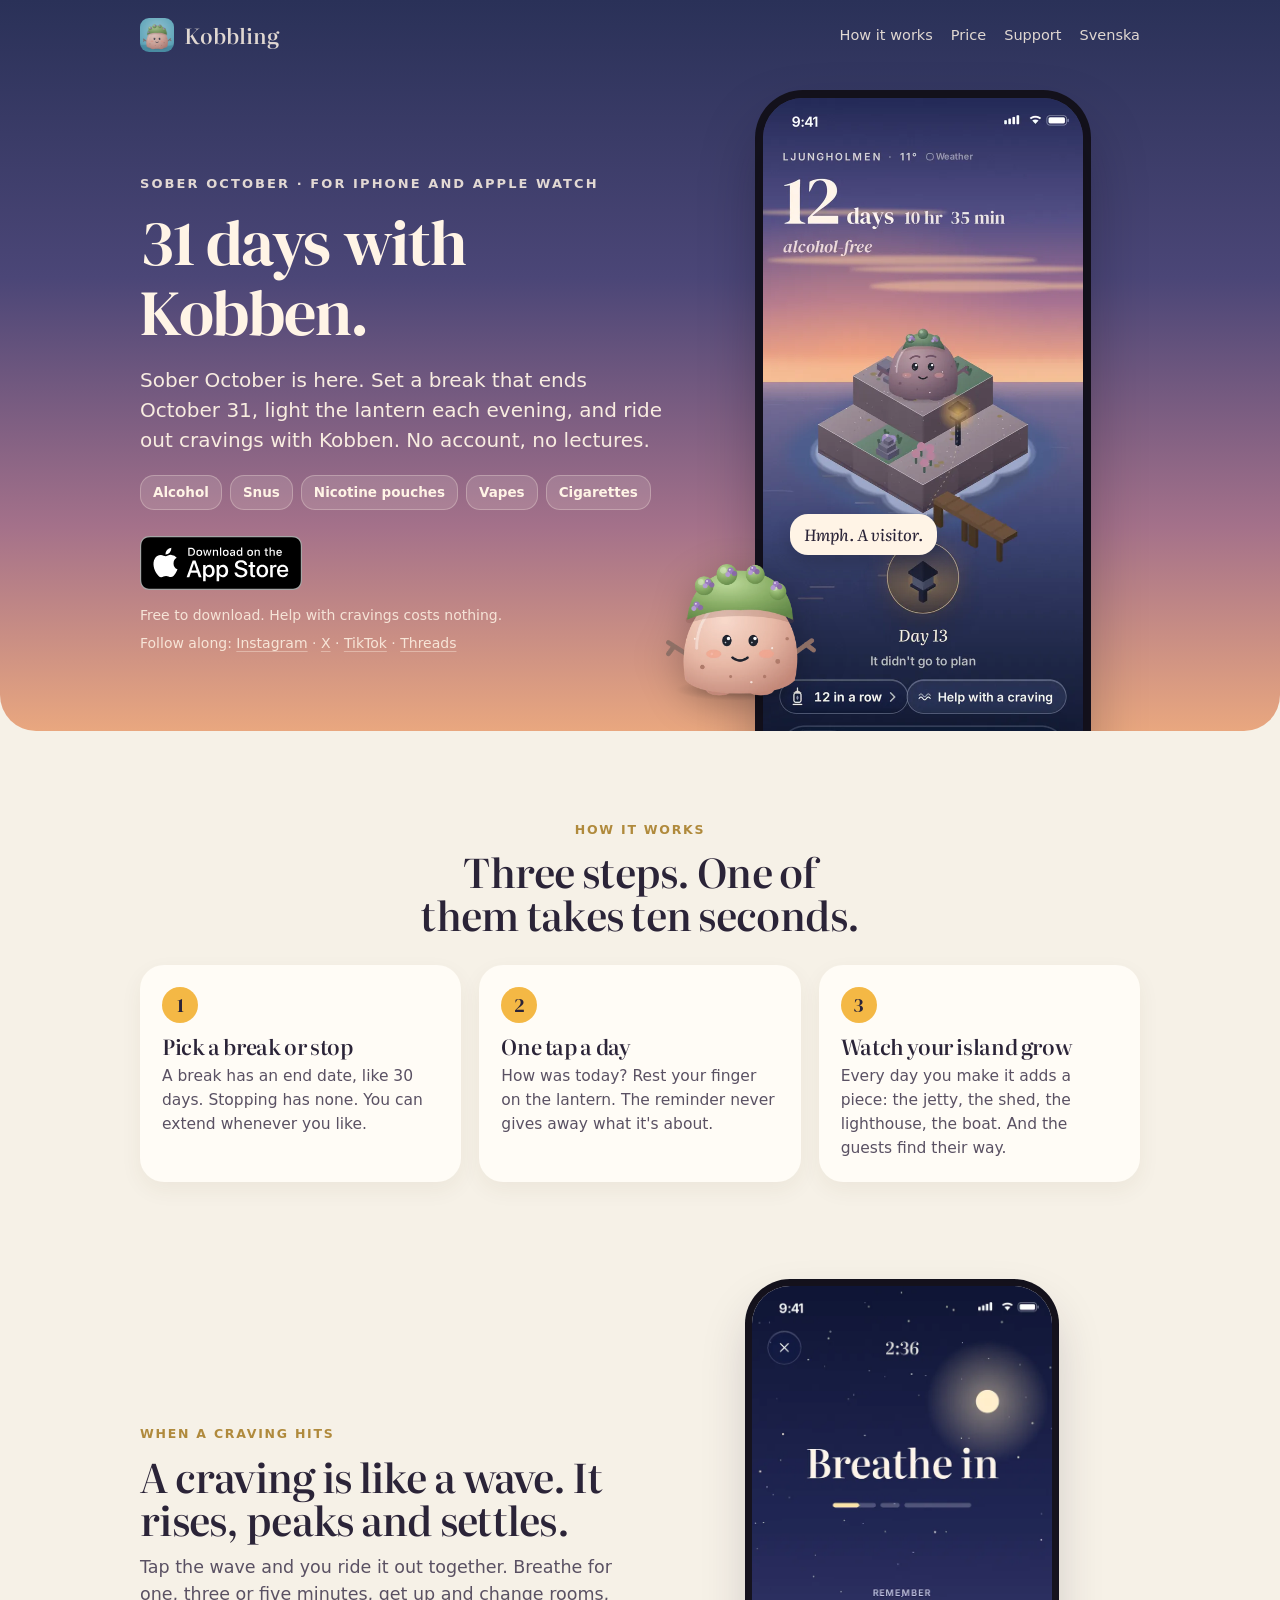
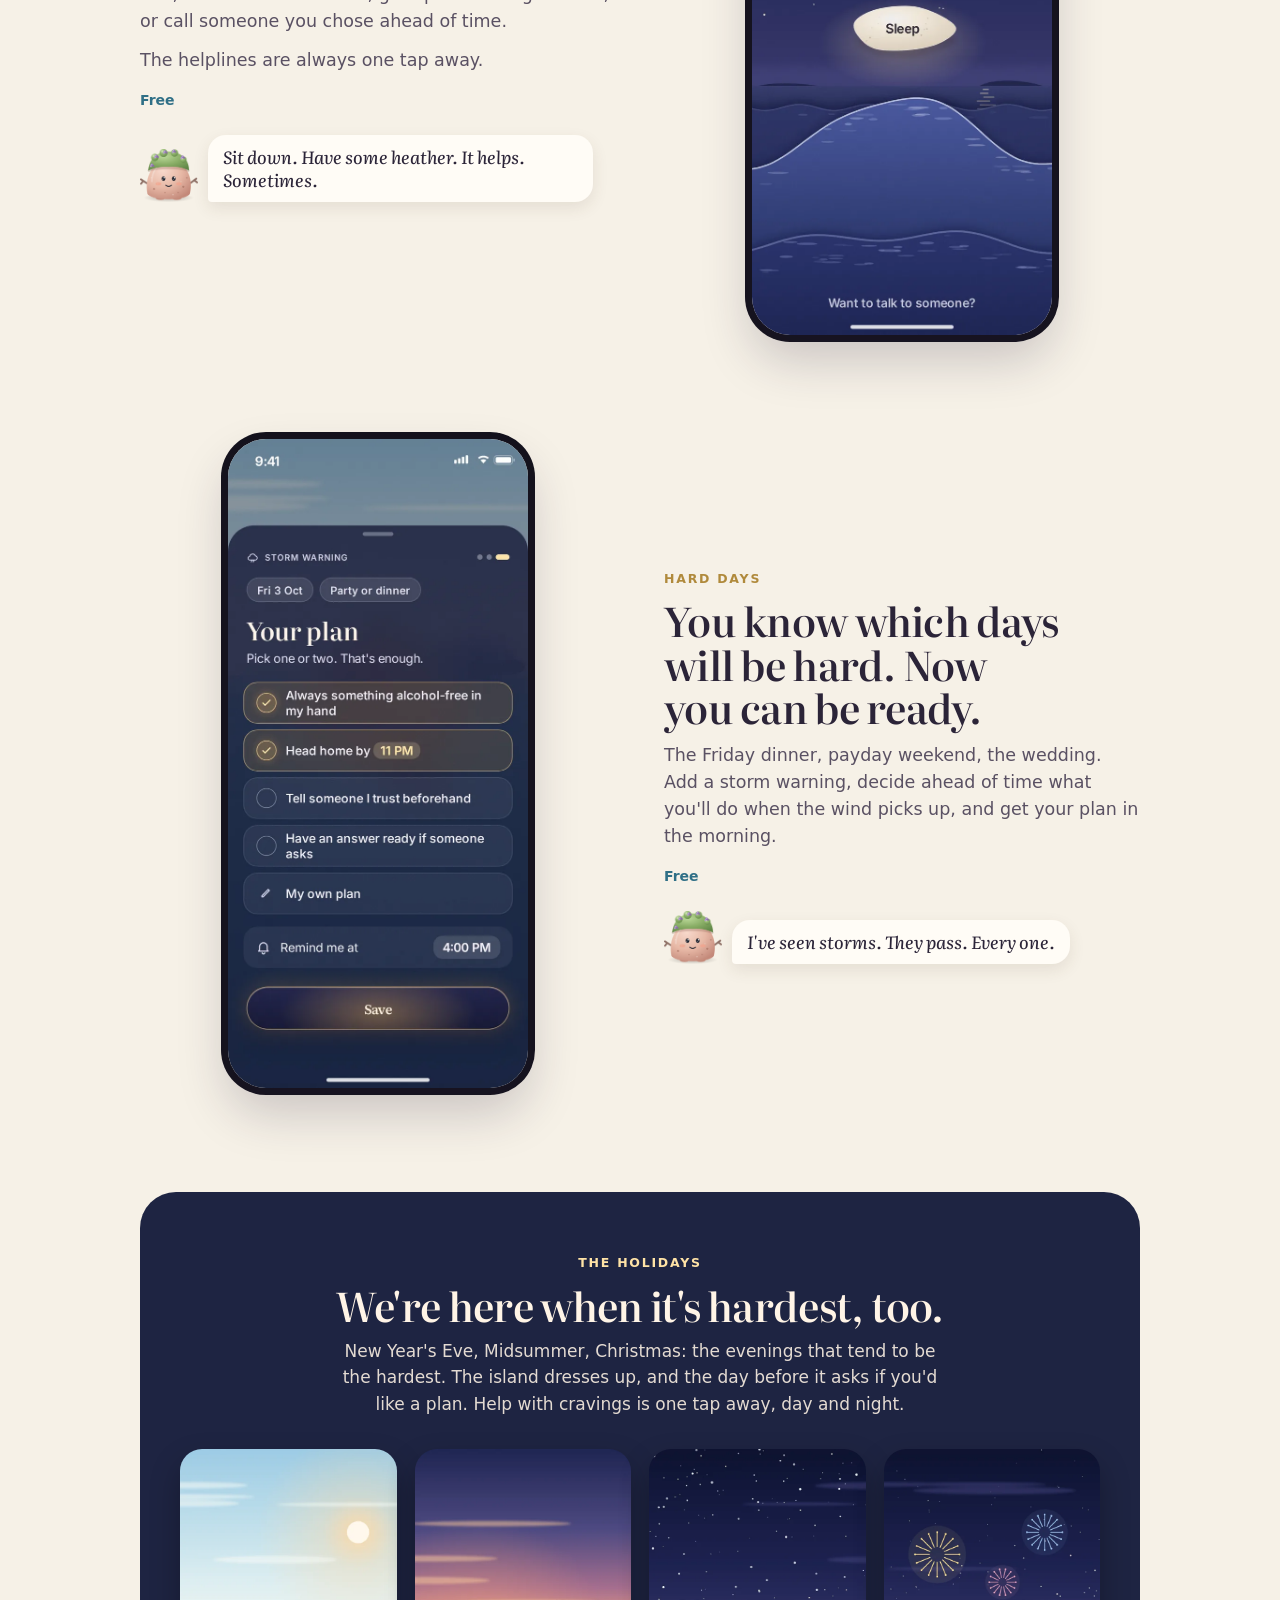
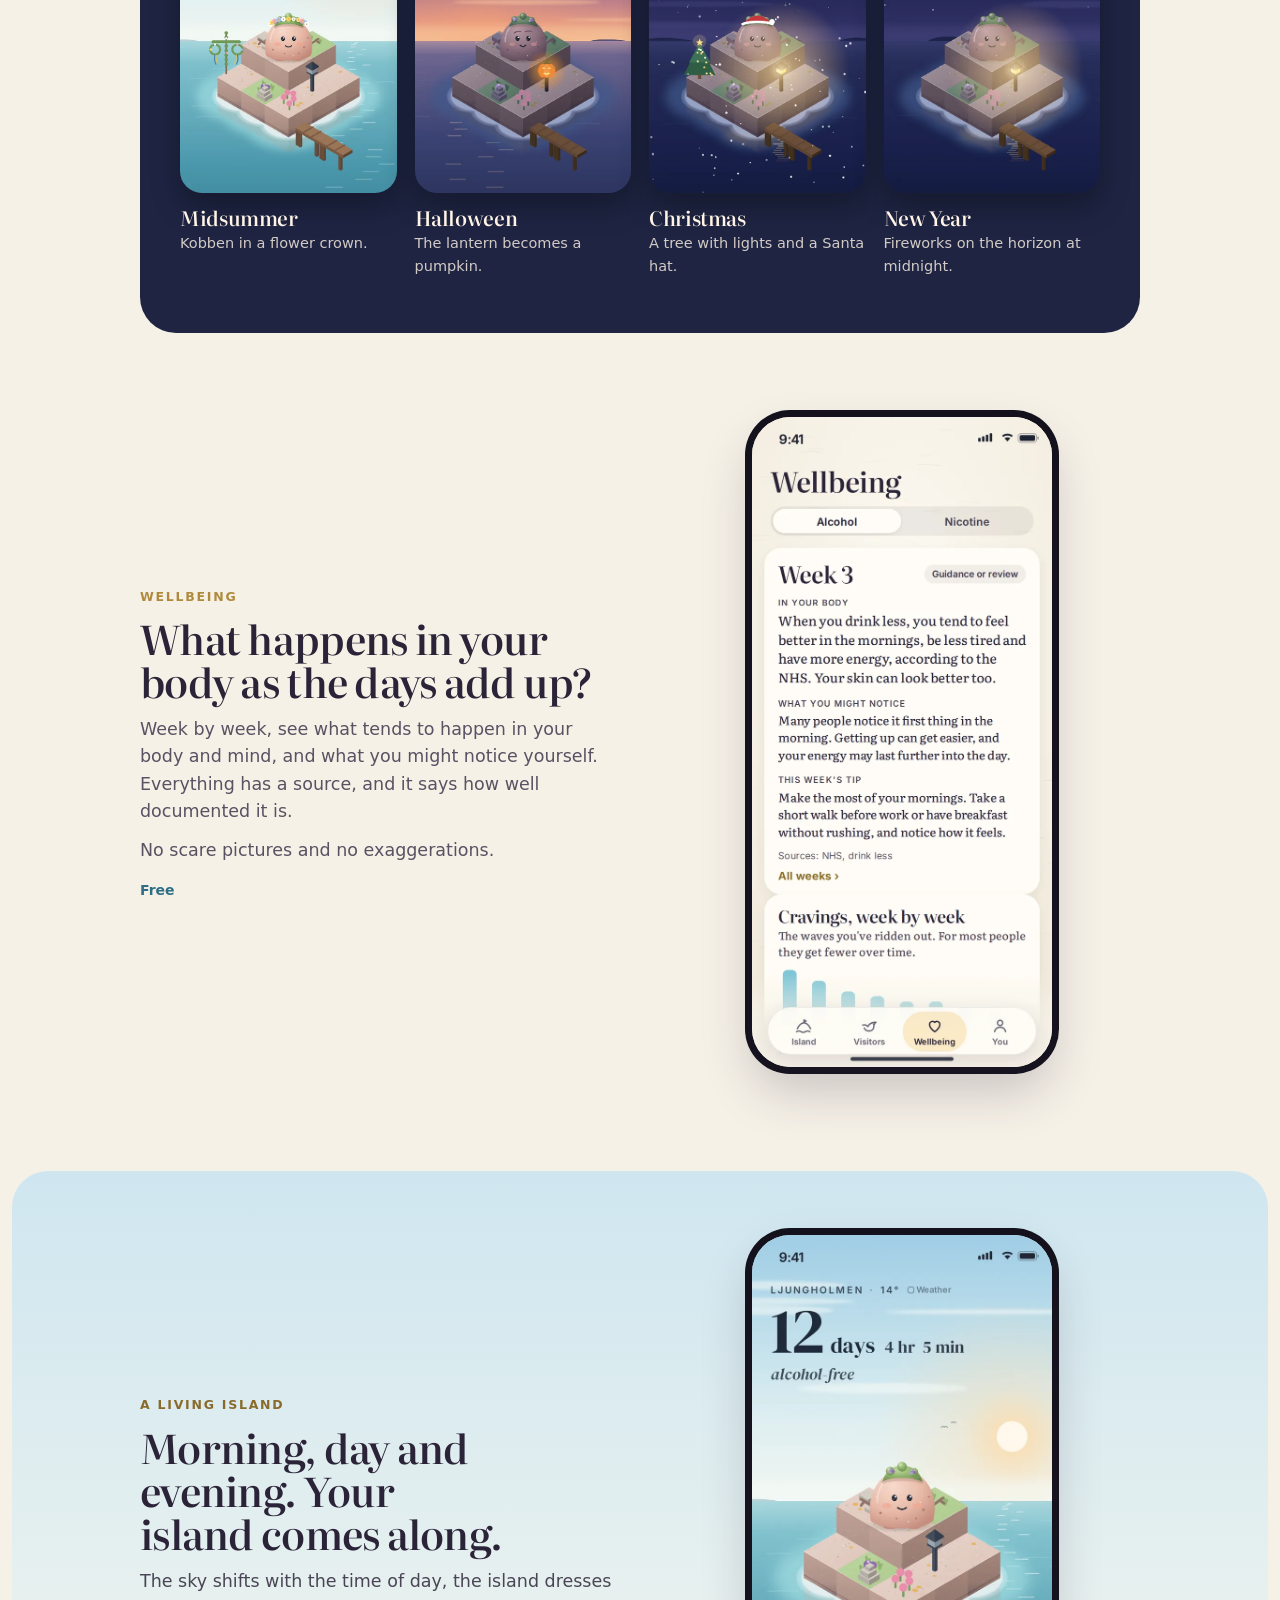
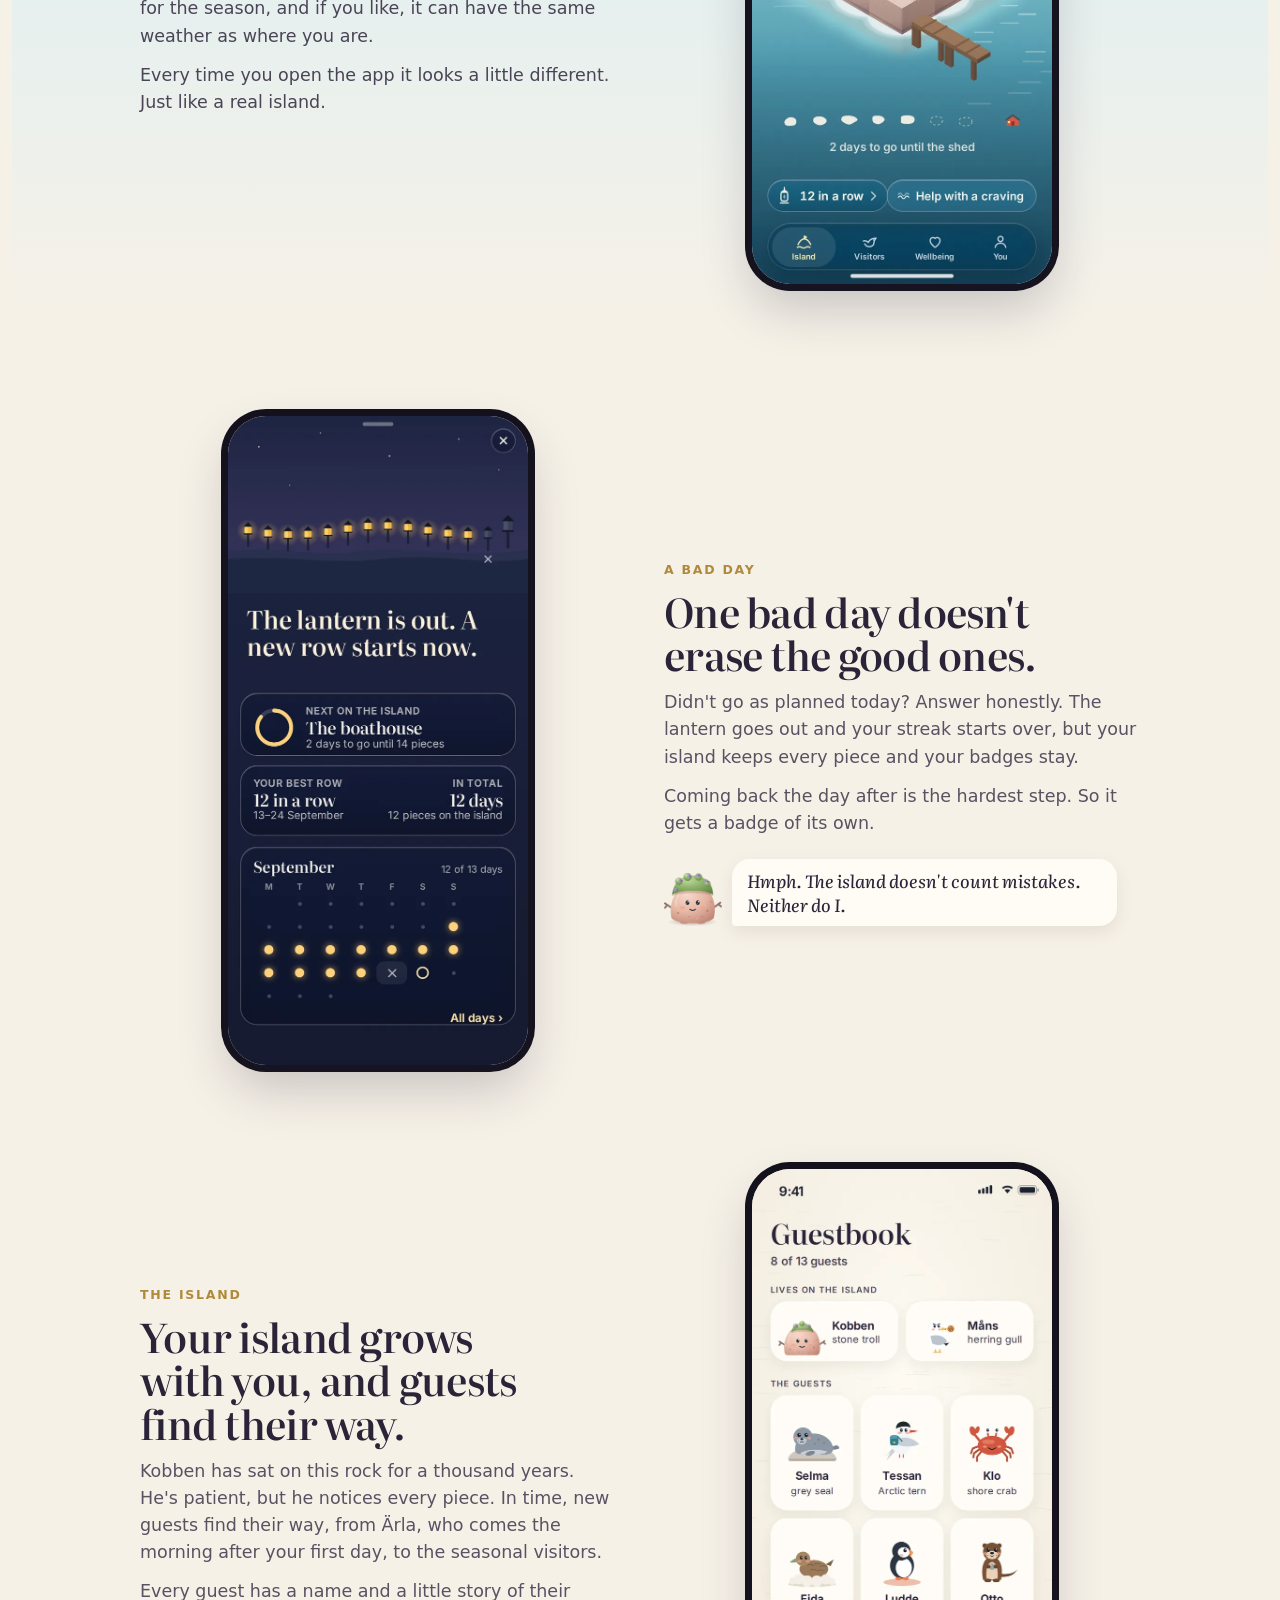
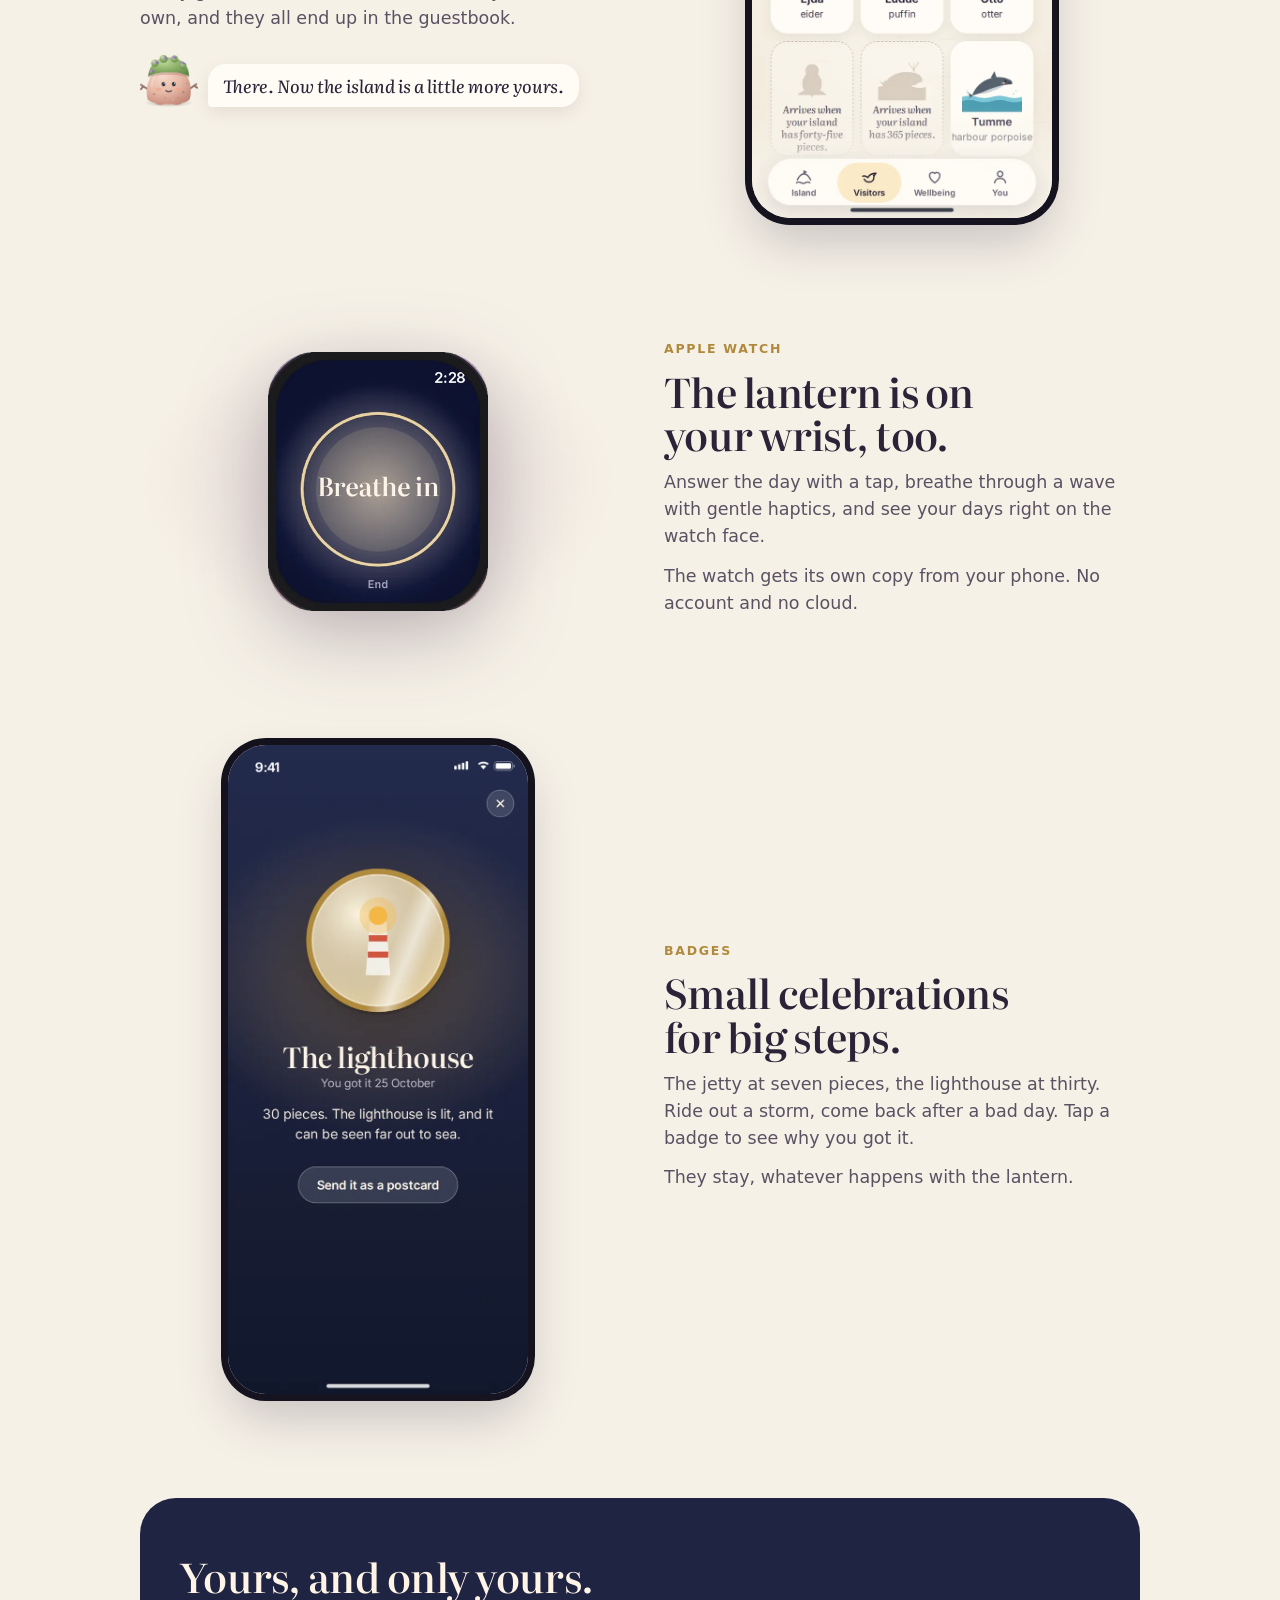
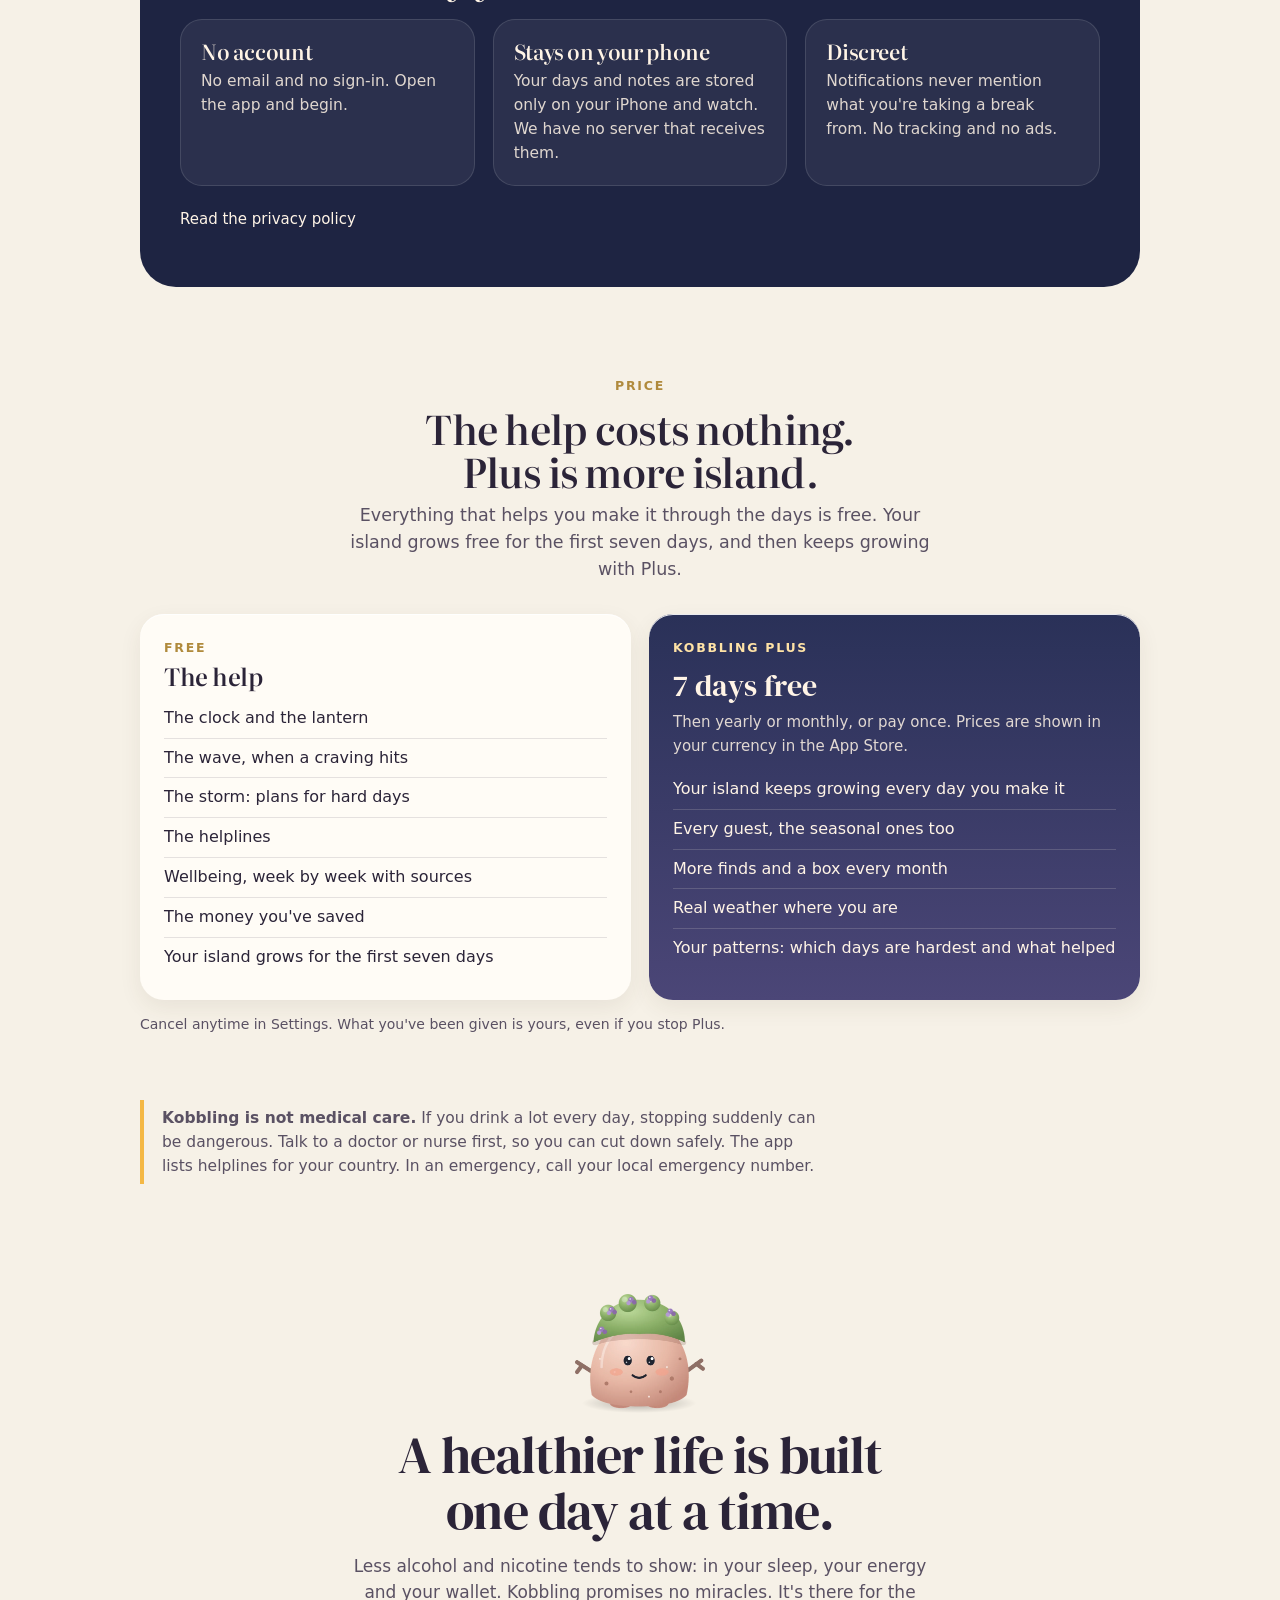
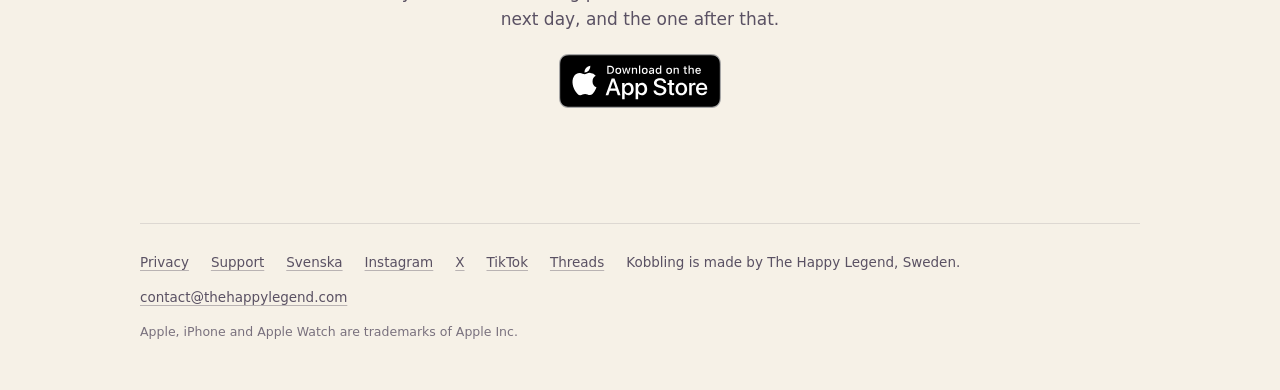
<file: sober/index.html>
<!doctype html>
<html lang="en">
<head>
<meta charset="utf-8">
<meta name="viewport" content="width=device-width,initial-scale=1">
<title>Sober October with Kobben – Kobbling</title>
<meta name="description" content="Sober October is here. Set a break that ends October 31, light the lantern each evening, and ride out cravings with Kobben. No account, no lectures.">
<meta name="theme-color" content="#2A3158">
<meta name="robots" content="noindex">
<link rel="canonical" href="https://kobbling.com/sober/">
<link rel="alternate" hreflang="en" href="https://kobbling.com/sober/">
<link rel="alternate" hreflang="sv" href="https://kobbling.com/sv/">
<link rel="alternate" hreflang="x-default" href="https://kobbling.com/">
<meta property="og:title" content="Sober October with Kobben – Kobbling">
<meta property="og:description" content="Sober October is here. Set a break that ends October 31, light the lantern each evening, and ride out cravings with Kobben. No account, no lectures.">
<meta property="og:type" content="website">
<meta property="og:url" content="https://kobbling.com/sober/">
<meta property="og:image" content="https://kobbling.com/bilder/ikon.webp">
<link rel="icon" type="image/png" href="/favicon.png">
<link rel="apple-touch-icon" href="/apple-touch-icon.png">
<link rel="preload" href="/fonts/dmserif.woff2" as="font" type="font/woff2" crossorigin>
<meta name="apple-itunes-app" content="app-id=6815771116">
<link rel="stylesheet" href="/stil.css">
</head>
<body>
<header class="hero"><div class="wrap">
<nav class="nav"><a class="logo" href="/sober/"><img src="/bilder/ikon.webp" alt="" width="34" height="34">Kobbling</a><a class="hide-s" href="/#how">How it works</a><a class="hide-s" href="/#price">Price</a><a href="/support/">Support</a><a href="/sv/" lang="sv">Svenska</a></nav>
<div class="hero-grid">
<div>
<p class="eyebrow">Sober October · For iPhone and Apple Watch</p>
<h1>31 days with Kobben.</h1>
<p class="lead">Sober October is here. Set a break that ends October 31, light the lantern each evening, and ride out cravings with Kobben. No account, no lectures.</p>
<div class="chips"><span>Alcohol</span><span>Snus</span><span>Nicotine pouches</span><span>Vapes</span><span>Cigarettes</span></div>
<a class="store" href="https://apps.apple.com/app/apple-store/id6815771116?pt=129260899&amp;ct=meta-so-01&amp;mt=8&amp;ppid=551c2b03-0534-48d2-bee6-d60abea06102"><img src="/bilder/app-store-en.svg" width="162" height="54" alt="Download on the App Store"></a>
<p class="note">Free to download. Help with cravings costs nothing.</p>
<p class="follow">Follow along: <a href="https://www.instagram.com/kobblingapp/" rel="me">Instagram</a> · <a href="https://x.com/kobblingapp" rel="me">X</a> · <a href="https://www.tiktok.com/@kobbling.app" rel="me">TikTok</a> · <a href="https://www.threads.com/@kobblingapp" rel="me">Threads</a></p>
</div>
<div class="kobben">
<img class="phone" src="/bilder/hem.en.webp" width="640" height="1385" alt="Kobbling&#x27;s home screen: the island at dusk, the days at the top and the lantern.">
<img class="fig" src="/bilder/kobben.webp" width="520" height="474" alt="Kobben, an old rock with moss on his head.">
<p class="bubble">Hmph. A visitor.</p>
</div>
</div>
</div></header>
<main>
<section id="how" class="center"><div class="wrap">
<p class="tag">How it works</p>
<h2>Three steps. One of them takes ten seconds.</h2>
<div class="steps"><div><b>1</b><h3>Pick a break or stop</h3><p>A break has an end date, like 30 days. Stopping has none. You can extend whenever you like.</p></div><div><b>2</b><h3>One tap a day</h3><p>How was today? Rest your finger on the lantern. The reminder never gives away what it&#x27;s about.</p></div><div><b>3</b><h3>Watch your island grow</h3><p>Every day you make it adds a piece: the jetty, the shed, the lighthouse, the boat. And the guests find their way.</p></div></div>
</div></section>
<section><div class="wrap feature">
<div class="text">
<p class="tag">When a craving hits</p>
<h2>A craving is like a wave. It rises, peaks and settles.</h2>
<p>Tap the wave and you ride it out together. Breathe for one, three or five minutes, get up and change rooms, or call someone you chose ahead of time.</p><p>The helplines are always one tap away.</p><p class="free">Free</p><div class="say"><img src="/bilder/kobben.webp" width="520" height="474" alt=""><q>Sit down. Have some heather. It helps. Sometimes.</q></div>
</div>
<div><img class="shot" src="/bilder/andas.en.webp" width="640" height="1385" loading="lazy" alt="Breathing when a craving hits: a wave that rises and settles."></div>
</div></section>
<section><div class="wrap feature flip">
<div class="text">
<p class="tag">Hard days</p>
<h2>You know which days will be hard. Now you can be ready.</h2>
<p>The Friday dinner, payday weekend, the wedding. Add a storm warning, decide ahead of time what you&#x27;ll do when the wind picks up, and get your plan in the morning.</p><p class="free">Free</p><div class="say"><img src="/bilder/kobben.webp" width="520" height="474" alt=""><q>I&#x27;ve seen storms. They pass. Every one.</q></div>
</div>
<div><img class="shot" src="/bilder/storm.en.webp" width="640" height="1385" loading="lazy" alt="A storm warning with a plan for a hard day."></div>
</div></section>
<div class="wrap"><div class="band hol">
<p class="tag">The holidays</p>
<h2>We&#x27;re here when it&#x27;s hardest, too.</h2>
<p class="lead3">New Year&#x27;s Eve, Midsummer, Christmas: the evenings that tend to be the hardest. The island dresses up, and the day before it asks if you&#x27;d like a plan. Help with cravings is one tap away, day and night.</p>
<div class="hols"><figure><img src="/bilder/hogtid-midsommar.webp" width="600" height="953" loading="lazy" alt=""><figcaption><h3>Midsummer</h3><p>Kobben in a flower crown.</p></figcaption></figure><figure><img src="/bilder/hogtid-halloween.webp" width="600" height="953" loading="lazy" alt=""><figcaption><h3>Halloween</h3><p>The lantern becomes a pumpkin.</p></figcaption></figure><figure><img src="/bilder/hogtid-jul.webp" width="600" height="953" loading="lazy" alt=""><figcaption><h3>Christmas</h3><p>A tree with lights and a Santa hat.</p></figcaption></figure><figure><img src="/bilder/hogtid-nyar.webp" width="600" height="953" loading="lazy" alt=""><figcaption><h3>New Year</h3><p>Fireworks on the horizon at midnight.</p></figcaption></figure></div>
</div></div>
<section><div class="wrap feature">
<div class="text">
<p class="tag">Wellbeing</p>
<h2>What happens in your body as the days add up?</h2>
<p>Week by week, see what tends to happen in your body and mind, and what you might notice yourself. Everything has a source, and it says how well documented it is.</p><p>No scare pictures and no exaggerations.</p><p class="free">Free</p>
</div>
<div><img class="shot" src="/bilder/maende.en.webp" width="640" height="1385" loading="lazy" alt="Wellbeing: week by week, with sources."></div>
</div></section>
<section class="day"><div class="wrap feature">
<div class="text">
<p class="tag">A living island</p>
<h2>Morning, day and evening. Your island comes along.</h2>
<p>The sky shifts with the time of day, the island dresses for the season, and if you like, it can have the same weather as where you are.</p><p>Every time you open the app it looks a little different. Just like a real island.</p>
</div>
<div><img class="shot" src="/bilder/dag.en.webp" width="640" height="1385" loading="lazy" alt="Kobbling&#x27;s home screen in the middle of the day, with sun over the sea."></div>
</div></section>
<section><div class="wrap feature flip">
<div class="text">
<p class="tag">A bad day</p>
<h2>One bad day doesn&#x27;t erase the good ones.</h2>
<p>Didn&#x27;t go as planned today? Answer honestly. The lantern goes out and your streak starts over, but your island keeps every piece and your badges stay.</p><p>Coming back the day after is the hardest step. So it gets a badge of its own.</p><div class="say"><img src="/bilder/kobben.webp" width="520" height="474" alt=""><q>Hmph. The island doesn&#x27;t count mistakes. Neither do I.</q></div>
</div>
<div><img class="shot" src="/bilder/raden.en.webp" width="640" height="1385" loading="lazy" alt="Your streak of lanterns. After a bad day, a new streak begins."></div>
</div></section>
<section><div class="wrap feature">
<div class="text">
<p class="tag">The island</p>
<h2>Your island grows with you, and guests find their way.</h2>
<p>Kobben has sat on this rock for a thousand years. He&#x27;s patient, but he notices every piece. In time, new guests find their way, from Ärla, who comes the morning after your first day, to the seasonal visitors.</p><p>Every guest has a name and a little story of their own, and they all end up in the guestbook.</p><div class="say"><img src="/bilder/kobben.webp" width="520" height="474" alt=""><q>There. Now the island is a little more yours.</q></div>
</div>
<div><img class="shot" src="/bilder/gaster.en.webp" width="640" height="1385" loading="lazy" alt="The guestbook with the island&#x27;s visitors."></div>
</div></section>
<section><div class="wrap feature flip">
<div class="text">
<p class="tag">Apple Watch</p>
<h2>The lantern is on your wrist, too.</h2>
<p>Answer the day with a tap, breathe through a wave with gentle haptics, and see your days right on the watch face.</p><p>The watch gets its own copy from your phone. No account and no cloud.</p>
</div>
<div class="watch"><img src="/bilder/klocka.en.webp" width="380" height="448" loading="lazy" alt="Breathing on Apple Watch: Breathe in."></div>
</div></section>
<section><div class="wrap feature flip">
<div class="text">
<p class="tag">Badges</p>
<h2>Small celebrations for big steps.</h2>
<p>The jetty at seven pieces, the lighthouse at thirty. Ride out a storm, come back after a bad day. Tap a badge to see why you got it.</p><p>They stay, whatever happens with the lantern.</p>
</div>
<div><img class="shot" src="/bilder/market.en.webp" width="640" height="1385" loading="lazy" alt="A badge with the story of why you got it."></div>
</div></section>
<div class="wrap"><div class="band">
<h2>Yours, and only yours.</h2>
<div class="grid3"><div><h3>No account</h3><p>No email and no sign-in. Open the app and begin.</p></div><div><h3>Stays on your phone</h3><p>Your days and notes are stored only on your iPhone and watch. We have no server that receives them.</p></div><div><h3>Discreet</h3><p>Notifications never mention what you&#x27;re taking a break from. No tracking and no ads.</p></div></div>
<a class="more" href="/privacy/">Read the privacy policy</a>
</div></div>
<section id="price"><div class="wrap">
<div class="center">
<p class="tag">Price</p>
<h2>The help costs nothing. Plus is more island.</h2>
<p class="lead2">Everything that helps you make it through the days is free. Your island grows free for the first seven days, and then keeps growing with Plus.</p>
</div>
<div class="price" style="margin-top:30px">
<div class="card"><p class="label">Free</p><h3>The help</h3><ul><li>The clock and the lantern</li><li>The wave, when a craving hits</li><li>The storm: plans for hard days</li><li>The helplines</li><li>Wellbeing, week by week with sources</li><li>The money you&#x27;ve saved</li><li>Your island grows for the first seven days</li></ul></div>
<div class="card plus"><p class="label">Kobbling Plus</p><p class="p">7 days free</p><p class="sub2">Then yearly or monthly, or pay once. Prices are shown in your currency in the App Store.</p><ul><li>Your island keeps growing every day you make it</li><li>Every guest, the seasonal ones too</li><li>More finds and a box every month</li><li>Real weather where you are</li><li>Your patterns: which days are hardest and what helped</li></ul></div>
</div>
<p class="fine">Cancel anytime in Settings. What you&#x27;ve been given is yours, even if you stop Plus.</p>
<p class="safe"><strong>Kobbling is not medical care.</strong> If you drink a lot every day, stopping suddenly can be dangerous. Talk to a doctor or nurse first, so you can cut down safely. The app lists helplines for your country. In an emergency, call your local emergency number.</p>
</div></section>
<section class="closing"><div class="wrap">
<img src="/bilder/kobben.webp" width="130" height="118" alt="" style="width:130px;height:auto;margin:0 auto 14px;display:block">
<h2>A healthier life is built one day at a time.</h2>
<p>Less alcohol and nicotine tends to show: in your sleep, your energy and your wallet. Kobbling promises no miracles. It&#x27;s there for the next day, and the one after that.</p>
<a class="store dark" href="https://apps.apple.com/app/apple-store/id6815771116?pt=129260899&amp;ct=meta-so-01&amp;mt=8&amp;ppid=551c2b03-0534-48d2-bee6-d60abea06102"><img src="/bilder/app-store-en.svg" width="162" height="54" alt="Download on the App Store"></a>
</div></section>
</main>
<div class="wrap"><footer><a href="/privacy/">Privacy</a><a href="/support/">Support</a><a href="/sv/">Svenska</a><a href="https://www.instagram.com/kobblingapp/" rel="me">Instagram</a><a href="https://x.com/kobblingapp" rel="me">X</a><a href="https://www.tiktok.com/@kobbling.app" rel="me">TikTok</a><a href="https://www.threads.com/@kobblingapp" rel="me">Threads</a><span>Kobbling is made by The Happy Legend, Sweden.</span><a href="mailto:contact@thehappylegend.com">contact@thehappylegend.com</a><span class="small">Apple, iPhone and Apple Watch are trademarks of Apple Inc.</span></footer></div>
</body>
</html>
</file>
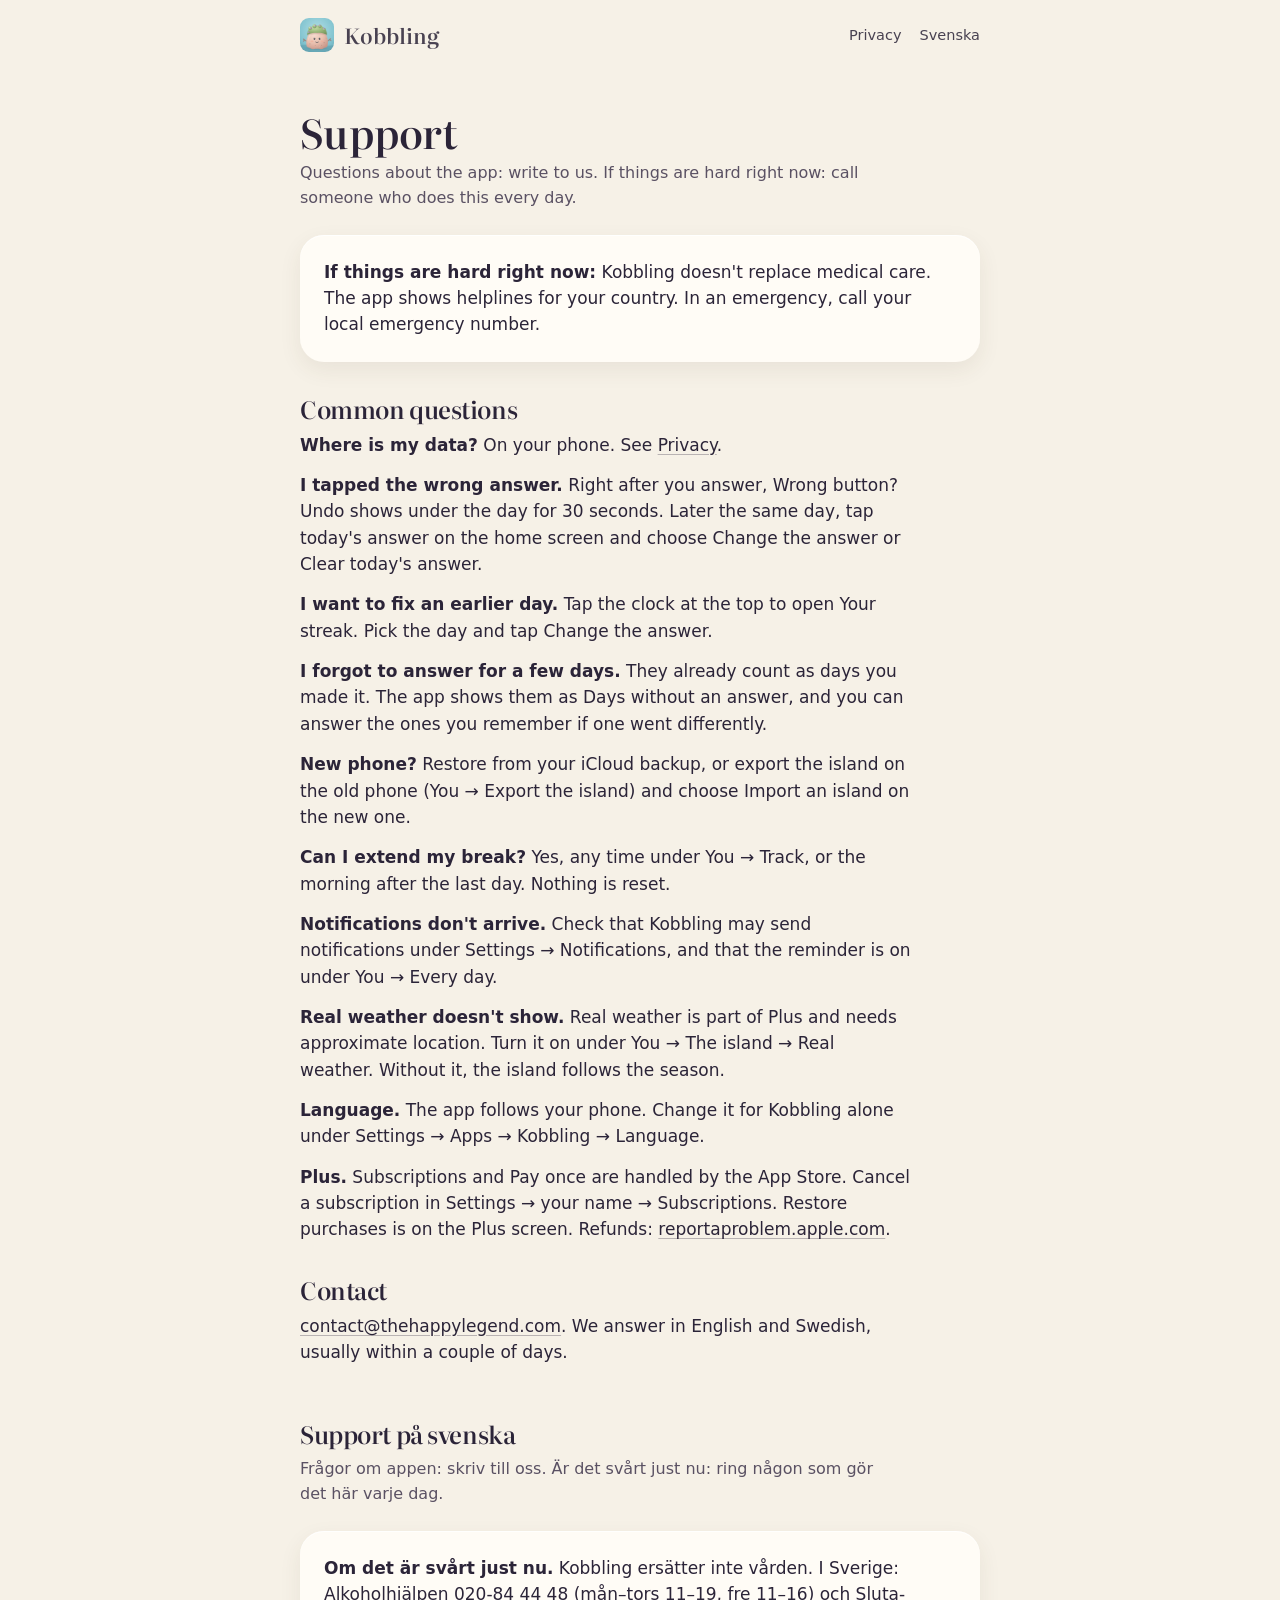
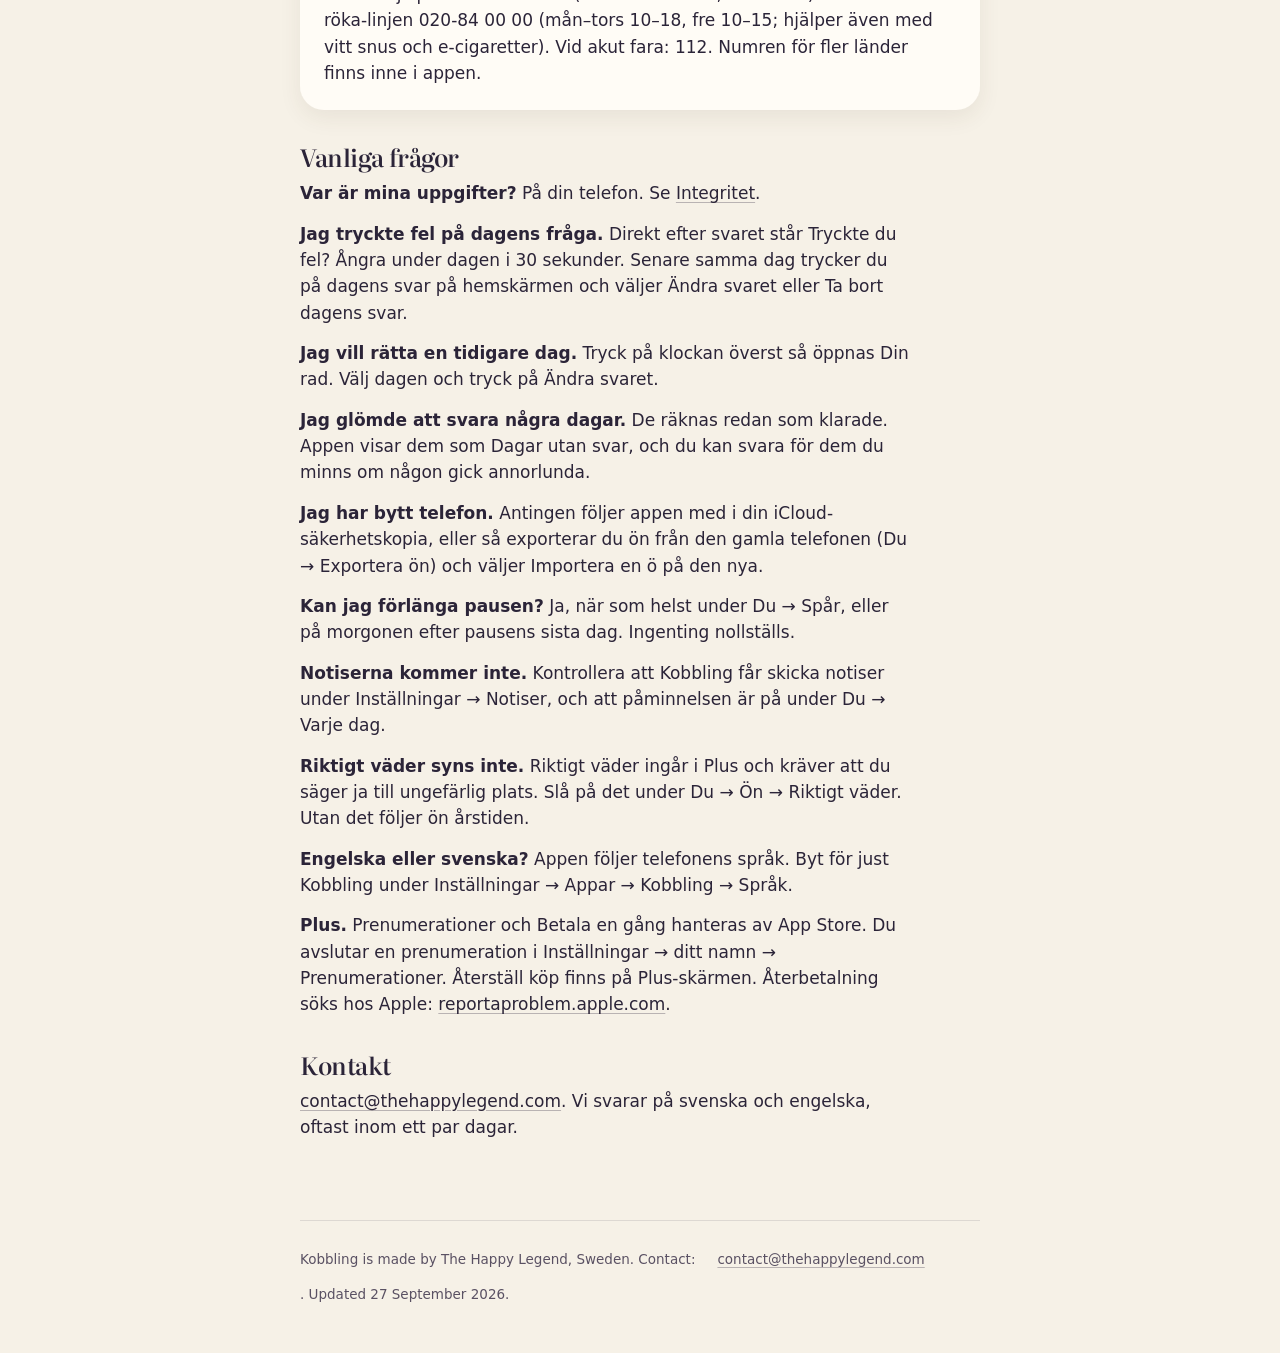
<file: support/index.html>
<!doctype html>
<html lang="en">
<head>
<meta charset="utf-8">
<meta name="viewport" content="width=device-width,initial-scale=1">
<title>Kobbling – Support</title>
<meta name="description" content="Help with Kobbling, and where to turn if things are hard right now.">
<link rel="canonical" href="https://kobbling.com/support/">
<link rel="icon" type="image/png" href="/favicon.png">
<link rel="apple-touch-icon" href="/apple-touch-icon.png">
<link rel="stylesheet" href="/stil.css">
</head>
<body>
<div class="doc">
<nav class="nav"><a class="logo" href="/"><img src="/bilder/ikon.webp" alt="" width="34" height="34">Kobbling</a><a href="/privacy/">Privacy</a><a href="#sv">Svenska</a></nav>
<h1>Support</h1>
<p class="sub">Questions about the app: write to us. If things are hard right now: call someone who does this every day.</p>
<div class="card"><p><strong>If things are hard right now:</strong> Kobbling doesn't replace medical care. The app shows helplines for your country. In an emergency, call your local emergency number.</p></div>
<h2>Common questions</h2>
<p><strong>Where is my data?</strong> On your phone. See <a href="/privacy/">Privacy</a>.</p>
<p><strong>I tapped the wrong answer.</strong> Right after you answer, Wrong button? Undo shows under the day for 30 seconds. Later the same day, tap today's answer on the home screen and choose Change the answer or Clear today's answer.</p>
<p><strong>I want to fix an earlier day.</strong> Tap the clock at the top to open Your streak. Pick the day and tap Change the answer.</p>
<p><strong>I forgot to answer for a few days.</strong> They already count as days you made it. The app shows them as Days without an answer, and you can answer the ones you remember if one went differently.</p>
<p><strong>New phone?</strong> Restore from your iCloud backup, or export the island on the old phone (You → Export the island) and choose Import an island on the new one.</p>
<p><strong>Can I extend my break?</strong> Yes, any time under You → Track, or the morning after the last day. Nothing is reset.</p>
<p><strong>Notifications don't arrive.</strong> Check that Kobbling may send notifications under Settings → Notifications, and that the reminder is on under You → Every day.</p>
<p><strong>Real weather doesn't show.</strong> Real weather is part of Plus and needs approximate location. Turn it on under You → The island → Real weather. Without it, the island follows the season.</p>
<p><strong>Language.</strong> The app follows your phone. Change it for Kobbling alone under Settings → Apps → Kobbling → Language.</p>
<p><strong>Plus.</strong> Subscriptions and Pay once are handled by the App Store. Cancel a subscription in Settings → your name → Subscriptions. Restore purchases is on the Plus screen. Refunds: <a href="https://reportaproblem.apple.com">reportaproblem.apple.com</a>.</p>
<h2>Contact</h2>
<p><a href="mailto:contact@thehappylegend.com">contact@thehappylegend.com</a>. We answer in English and Swedish, usually within a couple of days.</p>

<div lang="sv">
<h2 id="sv" lang="sv" style="margin-top:56px">Support på svenska</h2>
<p class="sub" lang="sv">Frågor om appen: skriv till oss. Är det svårt just nu: ring någon som gör det här varje dag.</p>

<div class="card"><p><strong>Om det är svårt just nu.</strong> Kobbling ersätter inte vården. I Sverige: Alkoholhjälpen 020-84 44 48 (mån–tors 11–19, fre 11–16) och Sluta-röka-linjen 020-84 00 00 (mån–tors 10–18, fre 10–15; hjälper även med vitt snus och e-cigaretter). Vid akut fara: 112. Numren för fler länder finns inne i appen.</p></div>

<h2 lang="sv">Vanliga frågor</h2>
<p><strong>Var är mina uppgifter?</strong> På din telefon. Se <a href="/integritet/">Integritet</a>.</p>
<p><strong>Jag tryckte fel på dagens fråga.</strong> Direkt efter svaret står Tryckte du fel? Ångra under dagen i 30 sekunder. Senare samma dag trycker du på dagens svar på hemskärmen och väljer Ändra svaret eller Ta bort dagens svar.</p>
<p><strong>Jag vill rätta en tidigare dag.</strong> Tryck på klockan överst så öppnas Din rad. Välj dagen och tryck på Ändra svaret.</p>
<p><strong>Jag glömde att svara några dagar.</strong> De räknas redan som klarade. Appen visar dem som Dagar utan svar, och du kan svara för dem du minns om någon gick annorlunda.</p>
<p><strong>Jag har bytt telefon.</strong> Antingen följer appen med i din iCloud-säkerhetskopia, eller så exporterar du ön från den gamla telefonen (Du → Exportera ön) och väljer Importera en ö på den nya.</p>
<p><strong>Kan jag förlänga pausen?</strong> Ja, när som helst under Du → Spår, eller på morgonen efter pausens sista dag. Ingenting nollställs.</p>
<p><strong>Notiserna kommer inte.</strong> Kontrollera att Kobbling får skicka notiser under Inställningar → Notiser, och att påminnelsen är på under Du → Varje dag.</p>
<p><strong>Riktigt väder syns inte.</strong> Riktigt väder ingår i Plus och kräver att du säger ja till ungefärlig plats. Slå på det under Du → Ön → Riktigt väder. Utan det följer ön årstiden.</p>
<p><strong>Engelska eller svenska?</strong> Appen följer telefonens språk. Byt för just Kobbling under Inställningar → Appar → Kobbling → Språk.</p>
<p><strong>Plus.</strong> Prenumerationer och Betala en gång hanteras av App Store. Du avslutar en prenumeration i Inställningar → ditt namn → Prenumerationer. Återställ köp finns på Plus-skärmen. Återbetalning söks hos Apple: <a href="https://reportaproblem.apple.com">reportaproblem.apple.com</a>.</p>

<h2 lang="sv">Kontakt</h2>
<p><a href="mailto:contact@thehappylegend.com">contact@thehappylegend.com</a>. Vi svarar på svenska och engelska, oftast inom ett par dagar.</p>
</div>
<footer>Kobbling is made by The Happy Legend, Sweden. Contact: <a href="mailto:contact@thehappylegend.com">contact@thehappylegend.com</a>. Updated 27 September 2026.</footer>
</div>
</body>
</html>
</file>
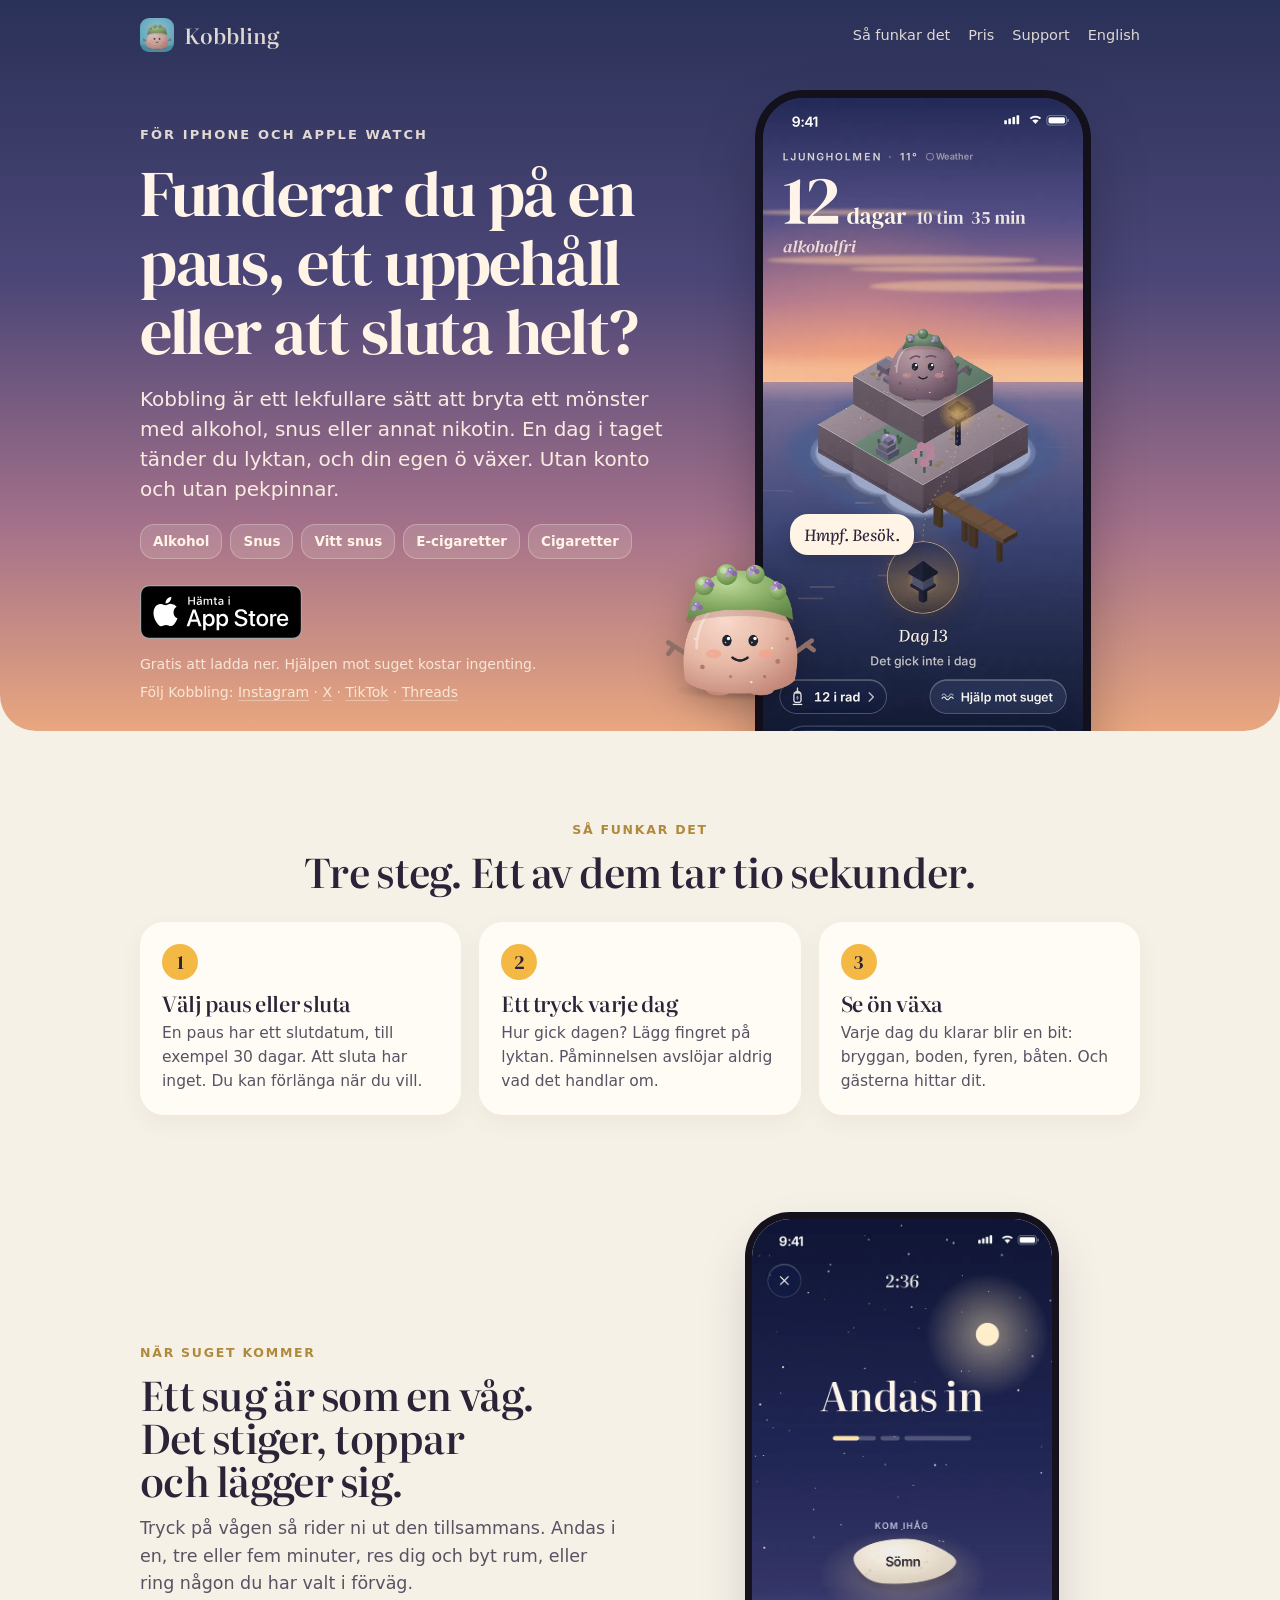
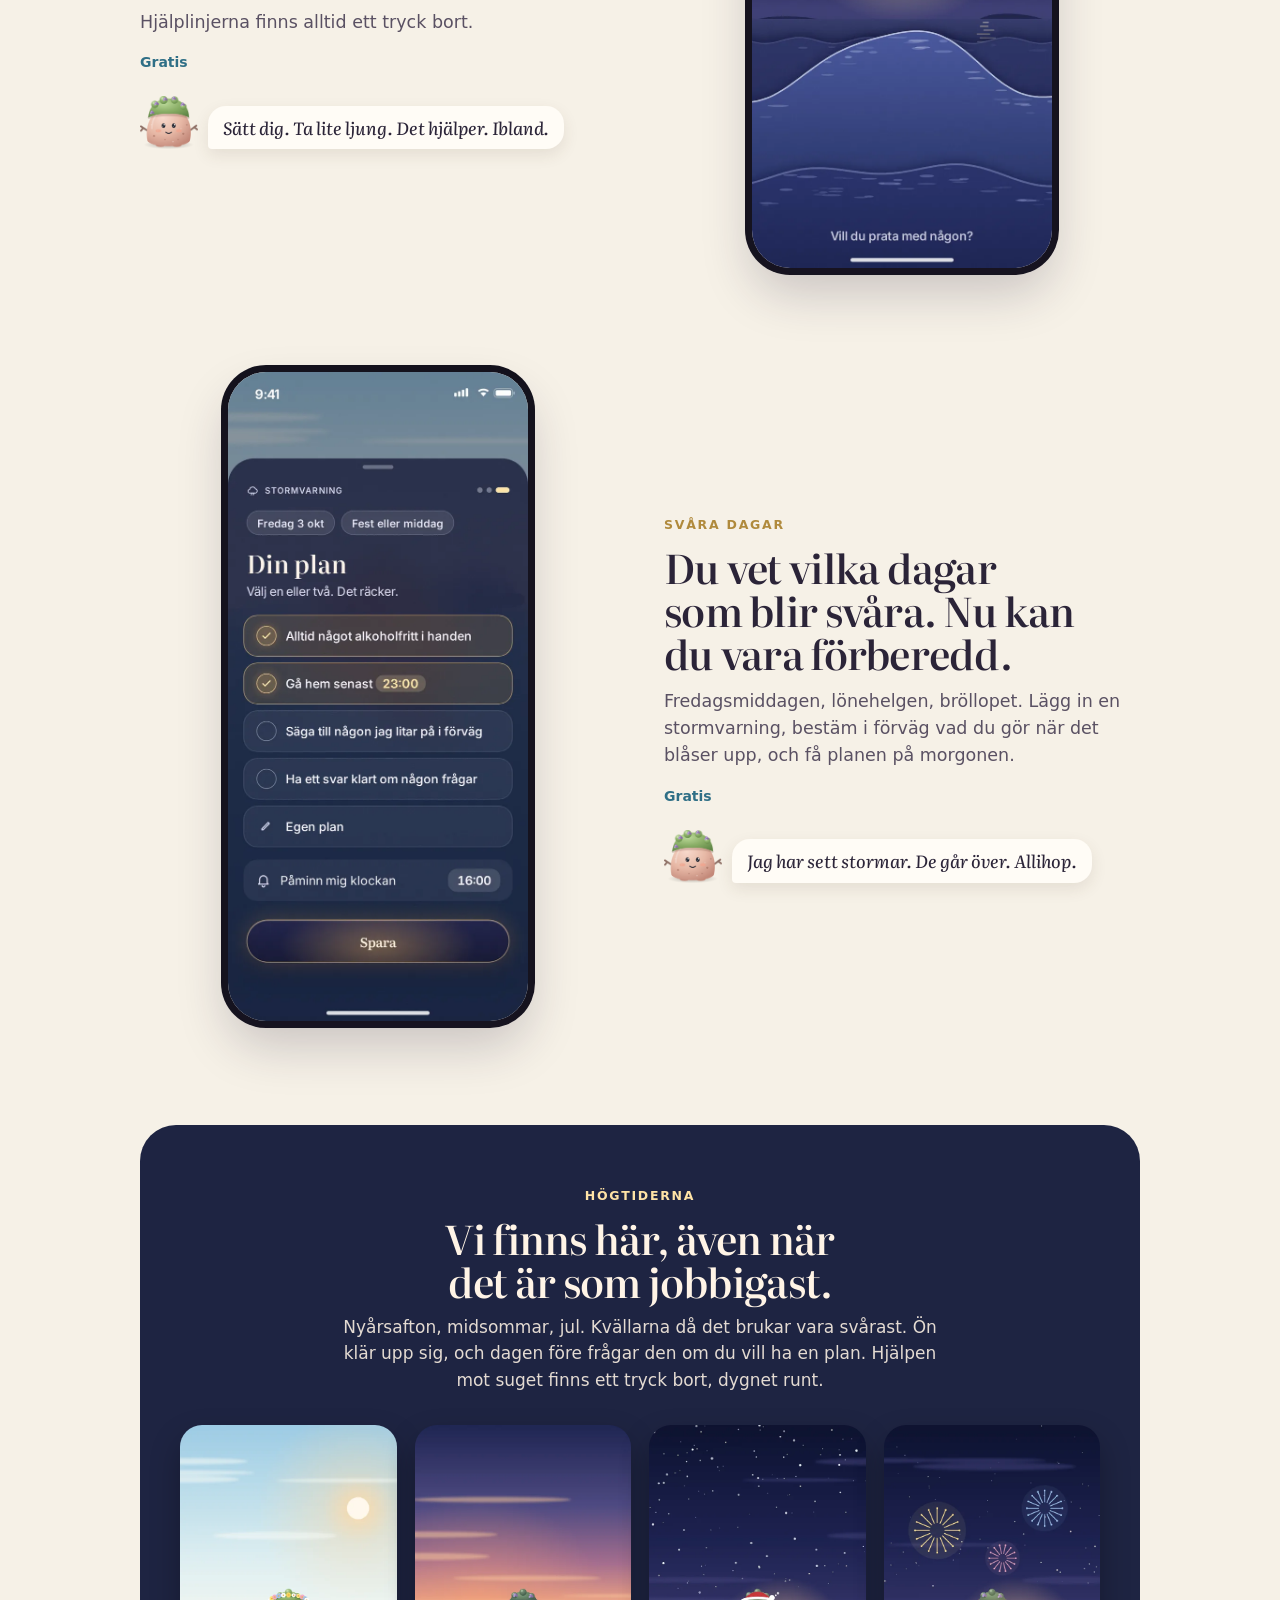
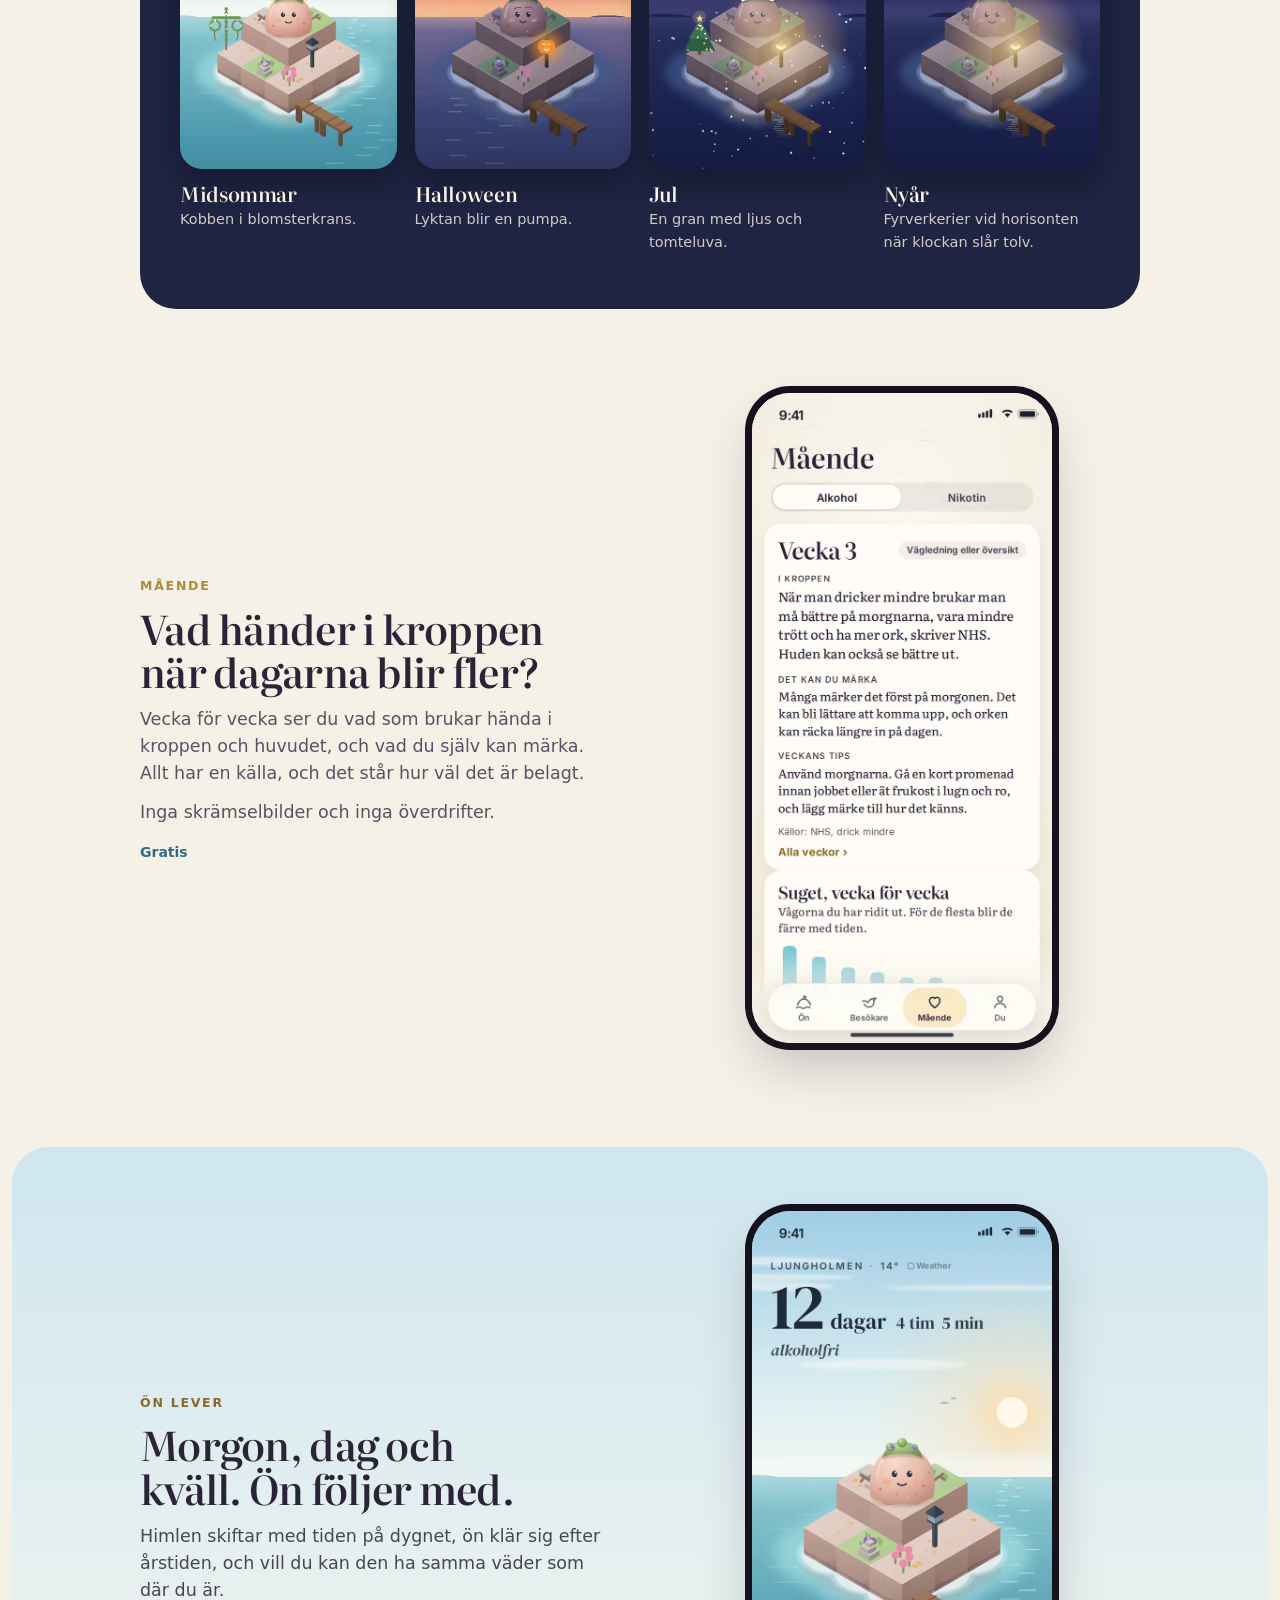
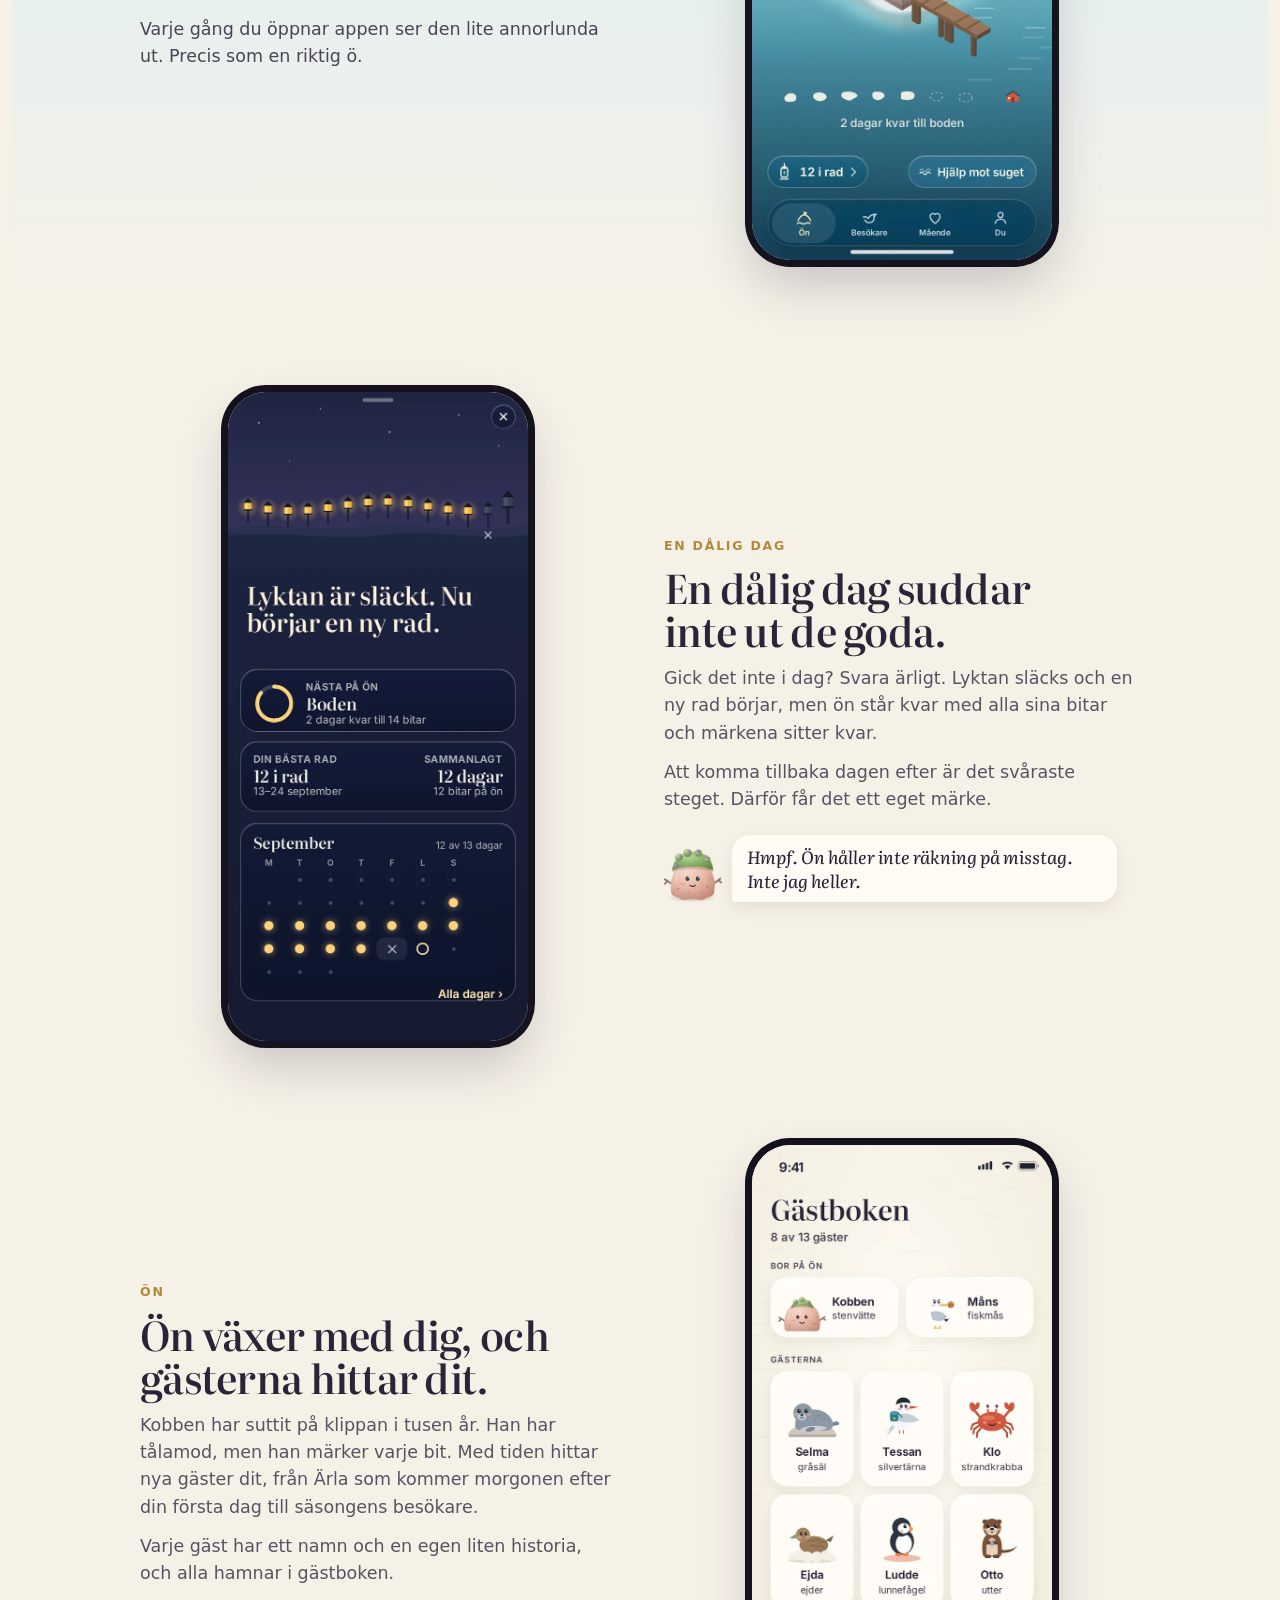
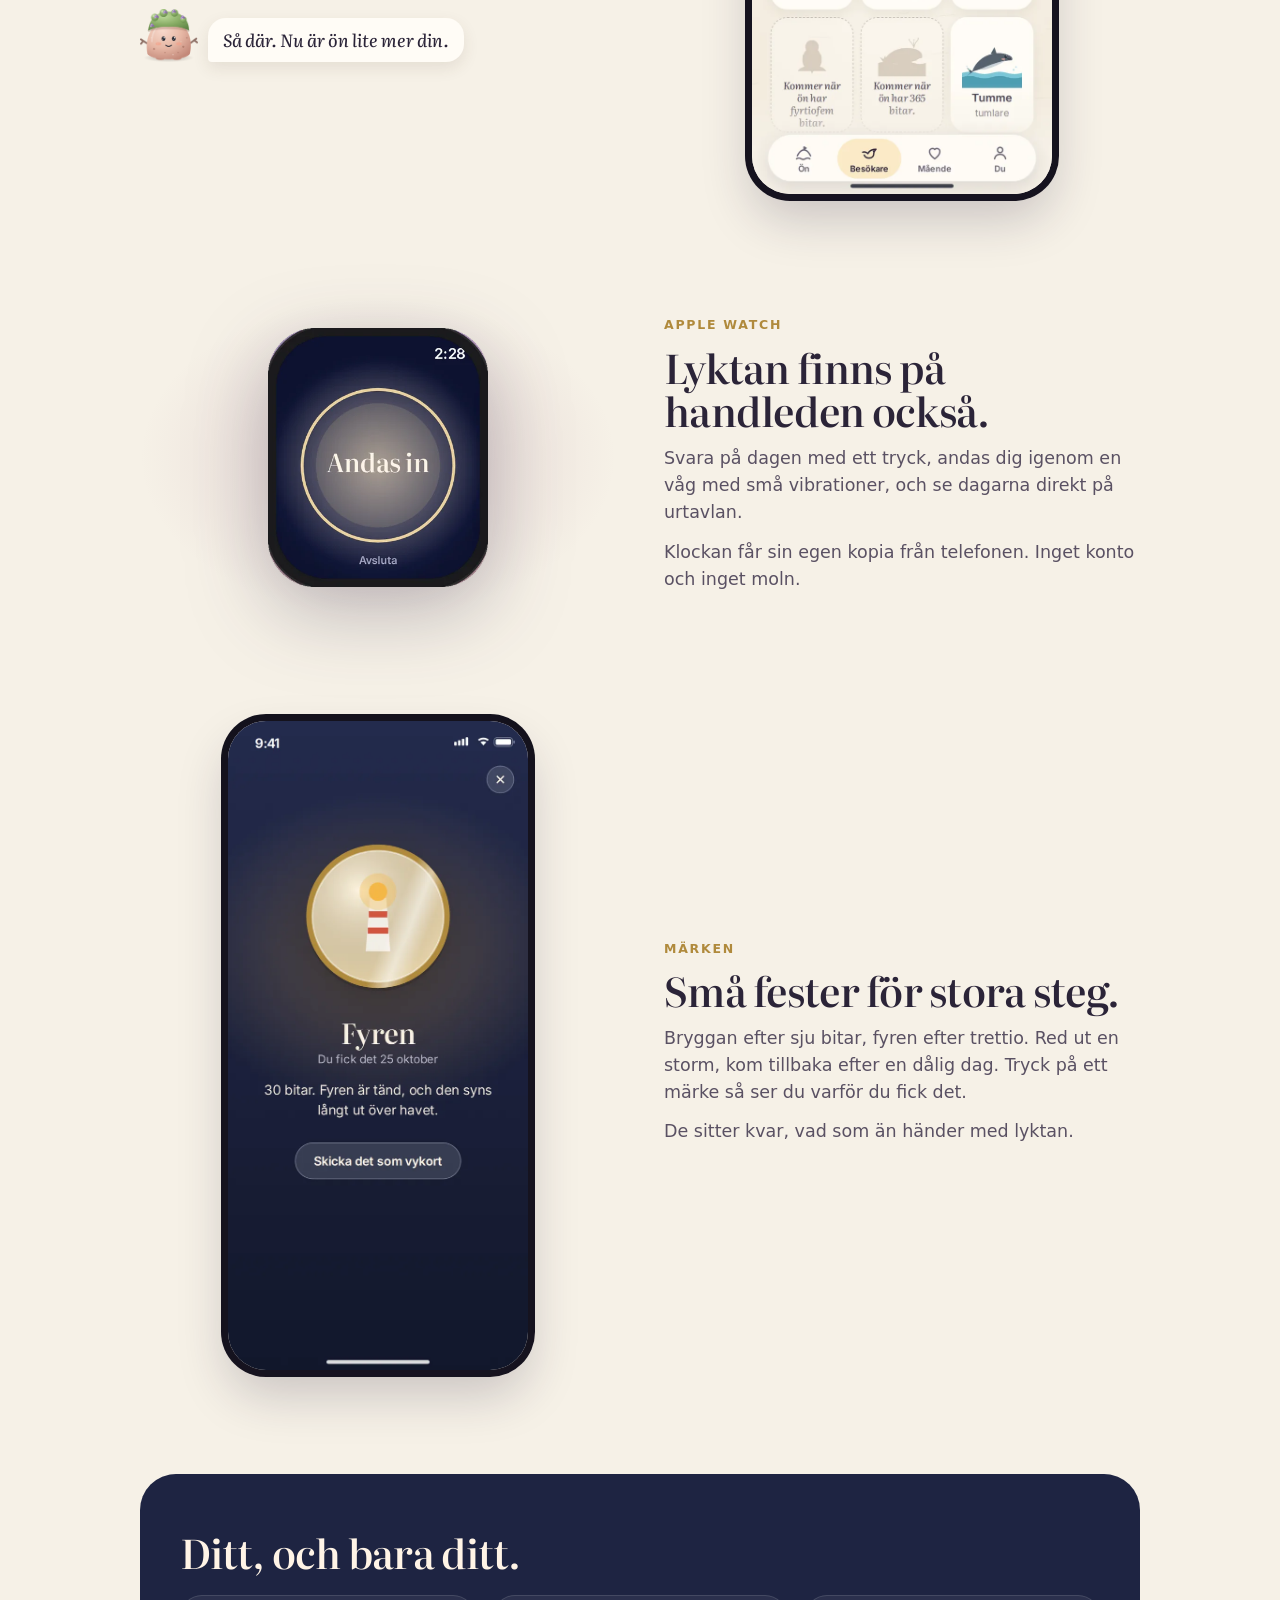
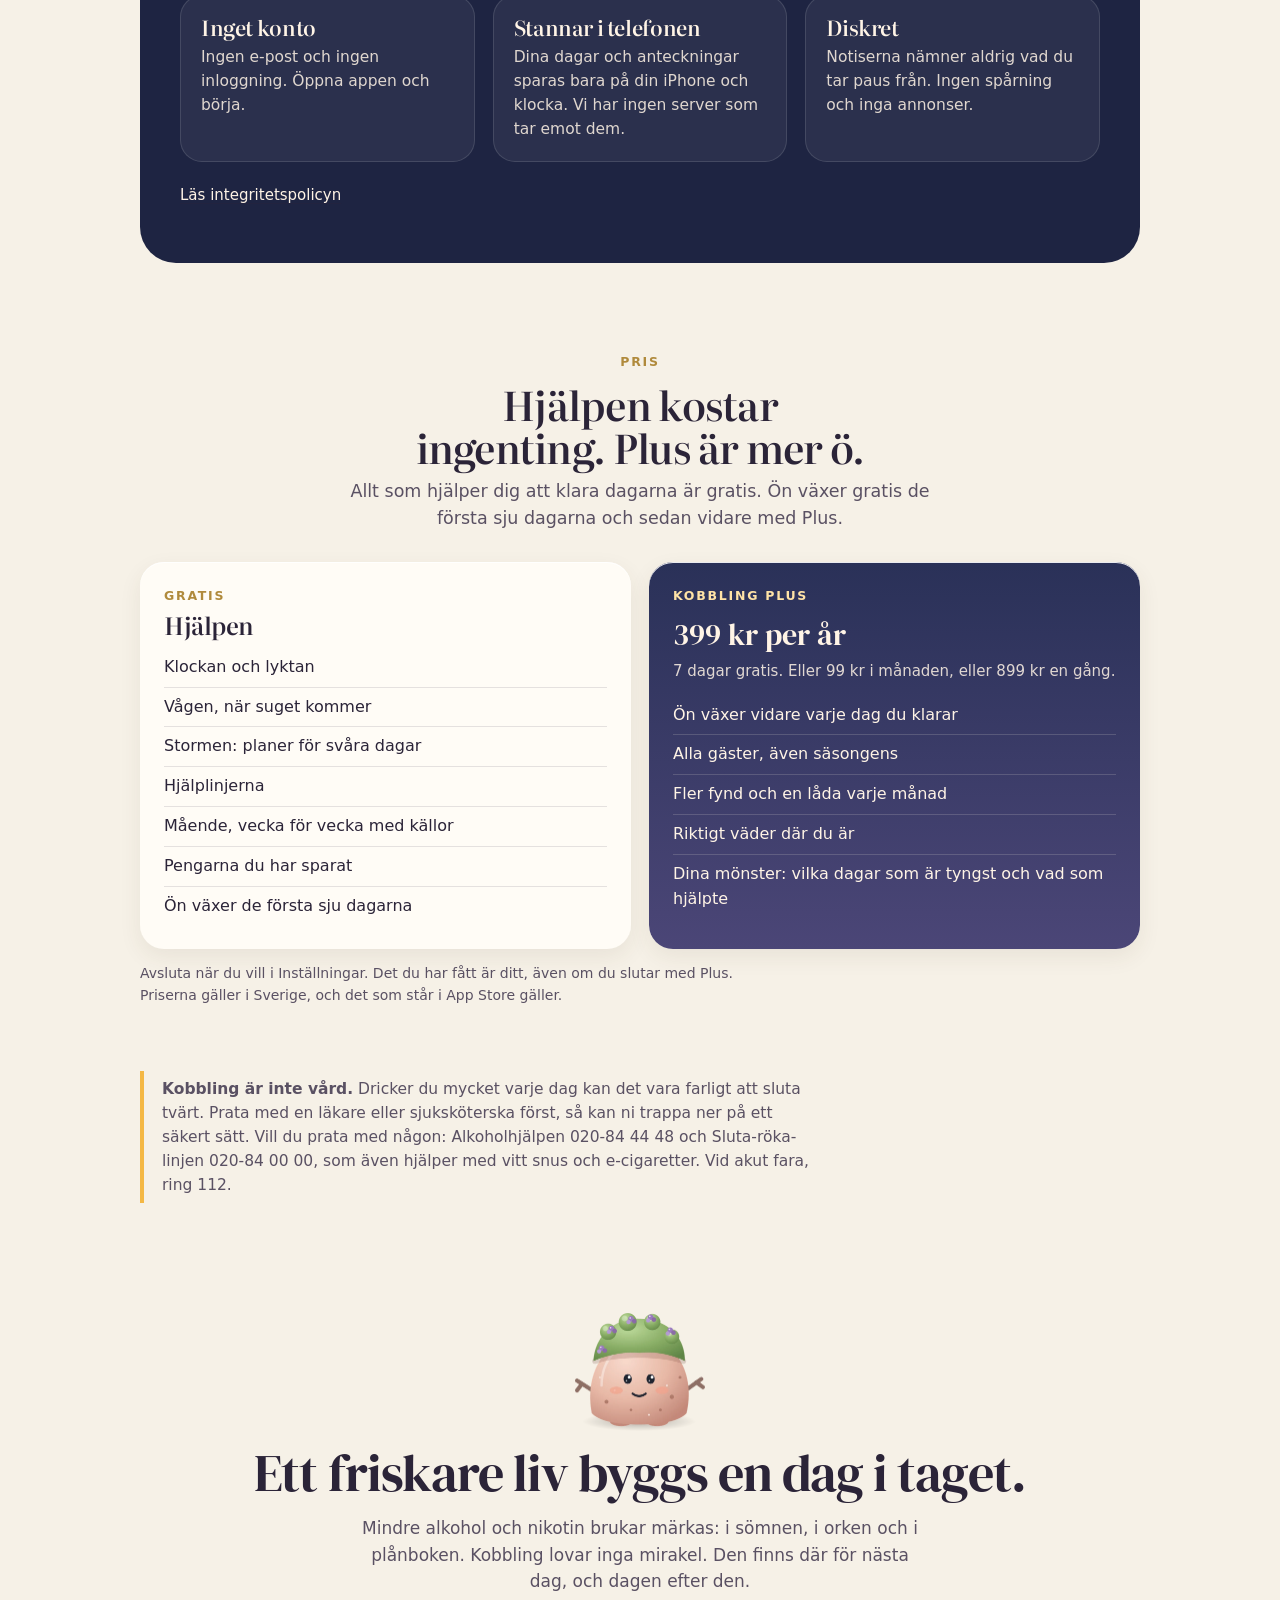
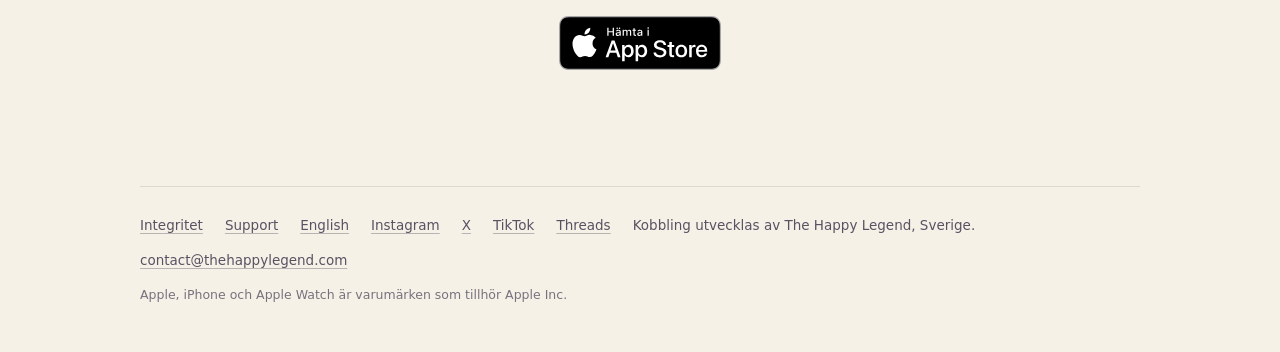
<file: sv/index.html>
<!doctype html>
<html lang="sv">
<head>
<meta charset="utf-8">
<meta name="viewport" content="width=device-width,initial-scale=1">
<title>Kobbling – ta en paus eller sluta med alkohol och nikotin</title>
<meta name="description" content="Funderar du på en paus, ett uppehåll eller att sluta helt? Kobbling hjälper dig med alkohol, snus och annat nikotin, en dag i taget. Utan konto och utan pekpinnar.">
<meta name="theme-color" content="#2A3158">
<link rel="canonical" href="https://kobbling.com/sv/">
<link rel="alternate" hreflang="sv" href="https://kobbling.com/sv/">
<link rel="alternate" hreflang="en" href="https://kobbling.com/">
<link rel="alternate" hreflang="x-default" href="https://kobbling.com/">
<meta property="og:title" content="Kobbling – ta en paus eller sluta med alkohol och nikotin">
<meta property="og:description" content="Funderar du på en paus, ett uppehåll eller att sluta helt? Kobbling hjälper dig med alkohol, snus och annat nikotin, en dag i taget. Utan konto och utan pekpinnar.">
<meta property="og:type" content="website">
<meta property="og:url" content="https://kobbling.com/sv/">
<meta property="og:image" content="https://kobbling.com/bilder/ikon.webp">
<link rel="icon" type="image/png" href="/favicon.png">
<link rel="apple-touch-icon" href="/apple-touch-icon.png">
<link rel="preload" href="/fonts/dmserif.woff2" as="font" type="font/woff2" crossorigin>
<meta name="apple-itunes-app" content="app-id=6815771116">
<link rel="stylesheet" href="/stil.css">
</head>
<body>
<header class="hero"><div class="wrap">
<nav class="nav"><a class="logo" href="/sv/"><img src="/bilder/ikon.webp" alt="" width="34" height="34">Kobbling</a><a class="hide-s" href="#sa">Så funkar det</a><a class="hide-s" href="#pris">Pris</a><a href="/support/#sv">Support</a><a href="/" lang="en">English</a></nav>
<div class="hero-grid">
<div>
<p class="eyebrow">För iPhone och Apple Watch</p>
<h1>Funderar du på en paus, ett uppehåll eller att sluta helt?</h1>
<p class="lead">Kobbling är ett lekfullare sätt att bryta ett mönster med alkohol, snus eller annat nikotin. En dag i taget tänder du lyktan, och din egen ö växer. Utan konto och utan pekpinnar.</p>
<div class="chips"><span>Alkohol</span><span>Snus</span><span>Vitt snus</span><span>E-cigaretter</span><span>Cigaretter</span></div>
<a class="store" href="https://apps.apple.com/app/apple-store/id6815771116?pt=129260899&amp;ct=web-sv&amp;mt=8"><img src="/bilder/app-store-sv.svg" width="162" height="54" alt="Hämta i App Store"></a>
<p class="note">Gratis att ladda ner. Hjälpen mot suget kostar ingenting.</p>
<p class="follow">Följ Kobbling: <a href="https://www.instagram.com/kobblingapp/" rel="me">Instagram</a> · <a href="https://x.com/kobblingapp" rel="me">X</a> · <a href="https://www.tiktok.com/@kobbling.app" rel="me">TikTok</a> · <a href="https://www.threads.com/@kobblingapp" rel="me">Threads</a></p>
</div>
<div class="kobben">
<img class="phone" src="/bilder/hem.sv.webp" width="640" height="1385" alt="Kobblings hemskärm: ön i skymningen, dagarna överst och lyktan.">
<img class="fig" src="/bilder/kobben.webp" width="520" height="474" alt="Kobben, en gammal klippa med mossa på huvudet.">
<p class="bubble">Hmpf. Besök.</p>
</div>
</div>
</div></header>
<main>
<section id="sa" class="center"><div class="wrap">
<p class="tag">Så funkar det</p>
<h2>Tre steg. Ett av dem tar tio sekunder.</h2>
<div class="steps"><div><b>1</b><h3>Välj paus eller sluta</h3><p>En paus har ett slutdatum, till exempel 30 dagar. Att sluta har inget. Du kan förlänga när du vill.</p></div><div><b>2</b><h3>Ett tryck varje dag</h3><p>Hur gick dagen? Lägg fingret på lyktan. Påminnelsen avslöjar aldrig vad det handlar om.</p></div><div><b>3</b><h3>Se ön växa</h3><p>Varje dag du klarar blir en bit: bryggan, boden, fyren, båten. Och gästerna hittar dit.</p></div></div>
</div></section>
<section><div class="wrap feature">
<div class="text">
<p class="tag">När suget kommer</p>
<h2>Ett sug är som en våg. Det stiger, toppar och lägger sig.</h2>
<p>Tryck på vågen så rider ni ut den tillsammans. Andas i en, tre eller fem minuter, res dig och byt rum, eller ring någon du har valt i förväg.</p><p>Hjälplinjerna finns alltid ett tryck bort.</p><p class="free">Gratis</p><div class="say"><img src="/bilder/kobben.webp" width="520" height="474" alt=""><q>Sätt dig. Ta lite ljung. Det hjälper. Ibland.</q></div>
</div>
<div><img class="shot" src="/bilder/andas.sv.webp" width="640" height="1385" loading="lazy" alt="Andningen när suget kommer: en våg som stiger och lägger sig."></div>
</div></section>
<section><div class="wrap feature flip">
<div class="text">
<p class="tag">Svåra dagar</p>
<h2>Du vet vilka dagar som blir svåra. Nu kan du vara förberedd.</h2>
<p>Fredagsmiddagen, lönehelgen, bröllopet. Lägg in en stormvarning, bestäm i förväg vad du gör när det blåser upp, och få planen på morgonen.</p><p class="free">Gratis</p><div class="say"><img src="/bilder/kobben.webp" width="520" height="474" alt=""><q>Jag har sett stormar. De går över. Allihop.</q></div>
</div>
<div><img class="shot" src="/bilder/storm.sv.webp" width="640" height="1385" loading="lazy" alt="En stormvarning med en plan inför en svår dag."></div>
</div></section>
<div class="wrap"><div class="band hol">
<p class="tag">Högtiderna</p>
<h2>Vi finns här, även när det är som jobbigast.</h2>
<p class="lead3">Nyårsafton, midsommar, jul. Kvällarna då det brukar vara svårast. Ön klär upp sig, och dagen före frågar den om du vill ha en plan. Hjälpen mot suget finns ett tryck bort, dygnet runt.</p>
<div class="hols"><figure><img src="/bilder/hogtid-midsommar.webp" width="600" height="953" loading="lazy" alt=""><figcaption><h3>Midsommar</h3><p>Kobben i blomsterkrans.</p></figcaption></figure><figure><img src="/bilder/hogtid-halloween.webp" width="600" height="953" loading="lazy" alt=""><figcaption><h3>Halloween</h3><p>Lyktan blir en pumpa.</p></figcaption></figure><figure><img src="/bilder/hogtid-jul.webp" width="600" height="953" loading="lazy" alt=""><figcaption><h3>Jul</h3><p>En gran med ljus och tomteluva.</p></figcaption></figure><figure><img src="/bilder/hogtid-nyar.webp" width="600" height="953" loading="lazy" alt=""><figcaption><h3>Nyår</h3><p>Fyrverkerier vid horisonten när klockan slår tolv.</p></figcaption></figure></div>
</div></div>
<section><div class="wrap feature">
<div class="text">
<p class="tag">Mående</p>
<h2>Vad händer i kroppen när dagarna blir fler?</h2>
<p>Vecka för vecka ser du vad som brukar hända i kroppen och huvudet, och vad du själv kan märka. Allt har en källa, och det står hur väl det är belagt.</p><p>Inga skrämselbilder och inga överdrifter.</p><p class="free">Gratis</p>
</div>
<div><img class="shot" src="/bilder/maende.sv.webp" width="640" height="1385" loading="lazy" alt="Mående: vecka för vecka, med källor."></div>
</div></section>
<section class="day"><div class="wrap feature">
<div class="text">
<p class="tag">Ön lever</p>
<h2>Morgon, dag och kväll. Ön följer med.</h2>
<p>Himlen skiftar med tiden på dygnet, ön klär sig efter årstiden, och vill du kan den ha samma väder som där du är.</p><p>Varje gång du öppnar appen ser den lite annorlunda ut. Precis som en riktig ö.</p>
</div>
<div><img class="shot" src="/bilder/dag.sv.webp" width="640" height="1385" loading="lazy" alt="Kobblings hemskärm mitt på dagen, med sol över havet."></div>
</div></section>
<section><div class="wrap feature flip">
<div class="text">
<p class="tag">En dålig dag</p>
<h2>En dålig dag suddar inte ut de goda.</h2>
<p>Gick det inte i dag? Svara ärligt. Lyktan släcks och en ny rad börjar, men ön står kvar med alla sina bitar och märkena sitter kvar.</p><p>Att komma tillbaka dagen efter är det svåraste steget. Därför får det ett eget märke.</p><div class="say"><img src="/bilder/kobben.webp" width="520" height="474" alt=""><q>Hmpf. Ön håller inte räkning på misstag. Inte jag heller.</q></div>
</div>
<div><img class="shot" src="/bilder/raden.sv.webp" width="640" height="1385" loading="lazy" alt="Raden med lyktor, där en ny rad börjar efter en dålig dag."></div>
</div></section>
<section><div class="wrap feature">
<div class="text">
<p class="tag">Ön</p>
<h2>Ön växer med dig, och gästerna hittar dit.</h2>
<p>Kobben har suttit på klippan i tusen år. Han har tålamod, men han märker varje bit. Med tiden hittar nya gäster dit, från Ärla som kommer morgonen efter din första dag till säsongens besökare.</p><p>Varje gäst har ett namn och en egen liten historia, och alla hamnar i gästboken.</p><div class="say"><img src="/bilder/kobben.webp" width="520" height="474" alt=""><q>Så där. Nu är ön lite mer din.</q></div>
</div>
<div><img class="shot" src="/bilder/gaster.sv.webp" width="640" height="1385" loading="lazy" alt="Gästboken med öns besökare."></div>
</div></section>
<section><div class="wrap feature flip">
<div class="text">
<p class="tag">Apple Watch</p>
<h2>Lyktan finns på handleden också.</h2>
<p>Svara på dagen med ett tryck, andas dig igenom en våg med små vibrationer, och se dagarna direkt på urtavlan.</p><p>Klockan får sin egen kopia från telefonen. Inget konto och inget moln.</p>
</div>
<div class="watch"><img src="/bilder/klocka.sv.webp" width="380" height="448" loading="lazy" alt="Andningen på Apple Watch: Andas in."></div>
</div></section>
<section><div class="wrap feature flip">
<div class="text">
<p class="tag">Märken</p>
<h2>Små fester för stora steg.</h2>
<p>Bryggan efter sju bitar, fyren efter trettio. Red ut en storm, kom tillbaka efter en dålig dag. Tryck på ett märke så ser du varför du fick det.</p><p>De sitter kvar, vad som än händer med lyktan.</p>
</div>
<div><img class="shot" src="/bilder/market.sv.webp" width="640" height="1385" loading="lazy" alt="Ett märke med texten om varför man fick det."></div>
</div></section>
<div class="wrap"><div class="band">
<h2>Ditt, och bara ditt.</h2>
<div class="grid3"><div><h3>Inget konto</h3><p>Ingen e-post och ingen inloggning. Öppna appen och börja.</p></div><div><h3>Stannar i telefonen</h3><p>Dina dagar och anteckningar sparas bara på din iPhone och klocka. Vi har ingen server som tar emot dem.</p></div><div><h3>Diskret</h3><p>Notiserna nämner aldrig vad du tar paus från. Ingen spårning och inga annonser.</p></div></div>
<a class="more" href="/integritet/">Läs integritetspolicyn</a>
</div></div>
<section id="pris"><div class="wrap">
<div class="center">
<p class="tag">Pris</p>
<h2>Hjälpen kostar ingenting. Plus är mer ö.</h2>
<p class="lead2">Allt som hjälper dig att klara dagarna är gratis. Ön växer gratis de första sju dagarna och sedan vidare med Plus.</p>
</div>
<div class="price" style="margin-top:30px">
<div class="card"><p class="label">Gratis</p><h3>Hjälpen</h3><ul><li>Klockan och lyktan</li><li>Vågen, när suget kommer</li><li>Stormen: planer för svåra dagar</li><li>Hjälplinjerna</li><li>Mående, vecka för vecka med källor</li><li>Pengarna du har sparat</li><li>Ön växer de första sju dagarna</li></ul></div>
<div class="card plus"><p class="label">Kobbling Plus</p><p class="p">399 kr per år</p><p class="sub2">7 dagar gratis. Eller 99 kr i månaden, eller 899 kr en gång.</p><ul><li>Ön växer vidare varje dag du klarar</li><li>Alla gäster, även säsongens</li><li>Fler fynd och en låda varje månad</li><li>Riktigt väder där du är</li><li>Dina mönster: vilka dagar som är tyngst och vad som hjälpte</li></ul></div>
</div>
<p class="fine">Avsluta när du vill i Inställningar. Det du har fått är ditt, även om du slutar med Plus. Priserna gäller i Sverige, och det som står i App Store gäller.</p>
<p class="safe"><strong>Kobbling är inte vård.</strong> Dricker du mycket varje dag kan det vara farligt att sluta tvärt. Prata med en läkare eller sjuksköterska först, så kan ni trappa ner på ett säkert sätt. Vill du prata med någon: Alkoholhjälpen 020-84 44 48 och Sluta-röka-linjen 020-84 00 00, som även hjälper med vitt snus och e-cigaretter. Vid akut fara, ring 112.</p>
</div></section>
<section class="closing"><div class="wrap">
<img src="/bilder/kobben.webp" width="130" height="118" alt="" style="width:130px;height:auto;margin:0 auto 14px;display:block">
<h2>Ett friskare liv byggs en dag i taget.</h2>
<p>Mindre alkohol och nikotin brukar märkas: i sömnen, i orken och i plånboken. Kobbling lovar inga mirakel. Den finns där för nästa dag, och dagen efter den.</p>
<a class="store dark" href="https://apps.apple.com/app/apple-store/id6815771116?pt=129260899&amp;ct=web-sv&amp;mt=8"><img src="/bilder/app-store-sv.svg" width="162" height="54" alt="Hämta i App Store"></a>
</div></section>
</main>
<div class="wrap"><footer><a href="/integritet/">Integritet</a><a href="/support/#sv">Support</a><a href="/">English</a><a href="https://www.instagram.com/kobblingapp/" rel="me">Instagram</a><a href="https://x.com/kobblingapp" rel="me">X</a><a href="https://www.tiktok.com/@kobbling.app" rel="me">TikTok</a><a href="https://www.threads.com/@kobblingapp" rel="me">Threads</a><span>Kobbling utvecklas av The Happy Legend, Sverige.</span><a href="mailto:contact@thehappylegend.com">contact@thehappylegend.com</a><span class="small">Apple, iPhone och Apple Watch är varumärken som tillhör Apple Inc.</span></footer></div>
</body>
</html>
</file>
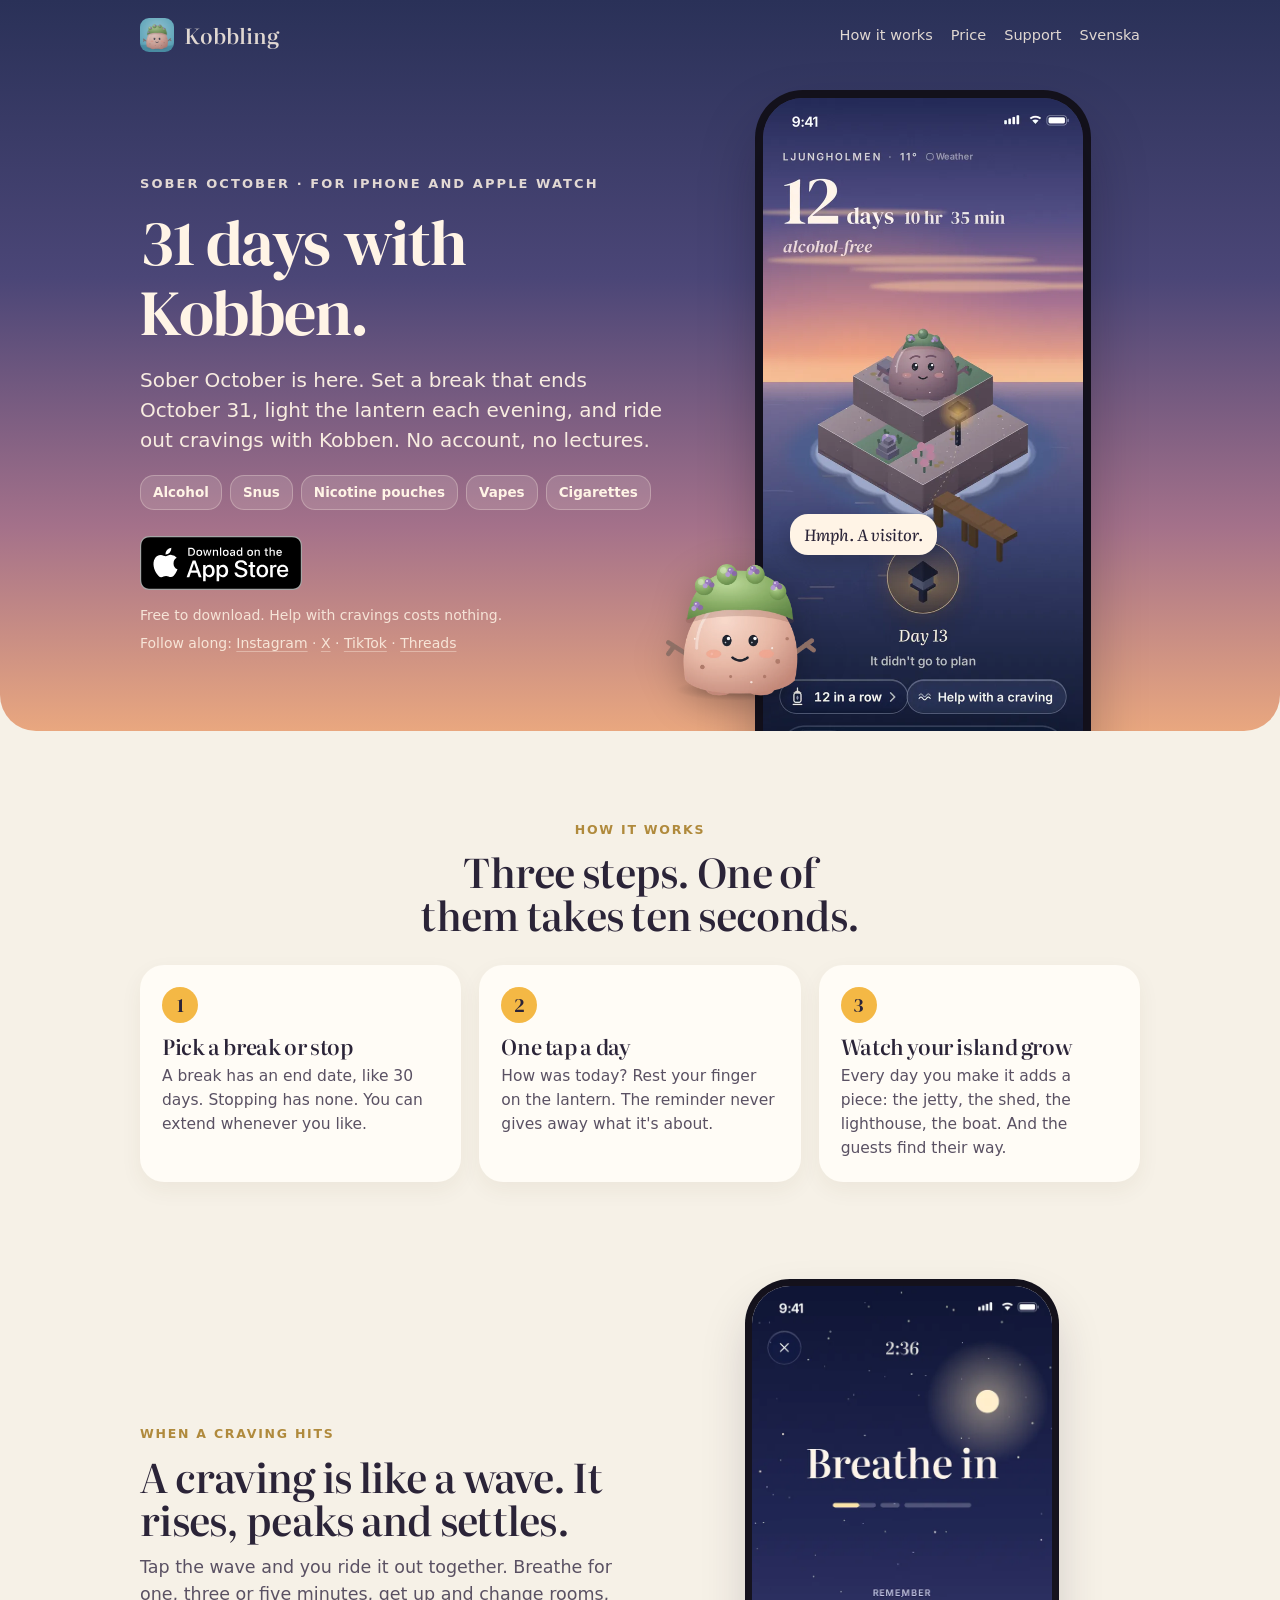
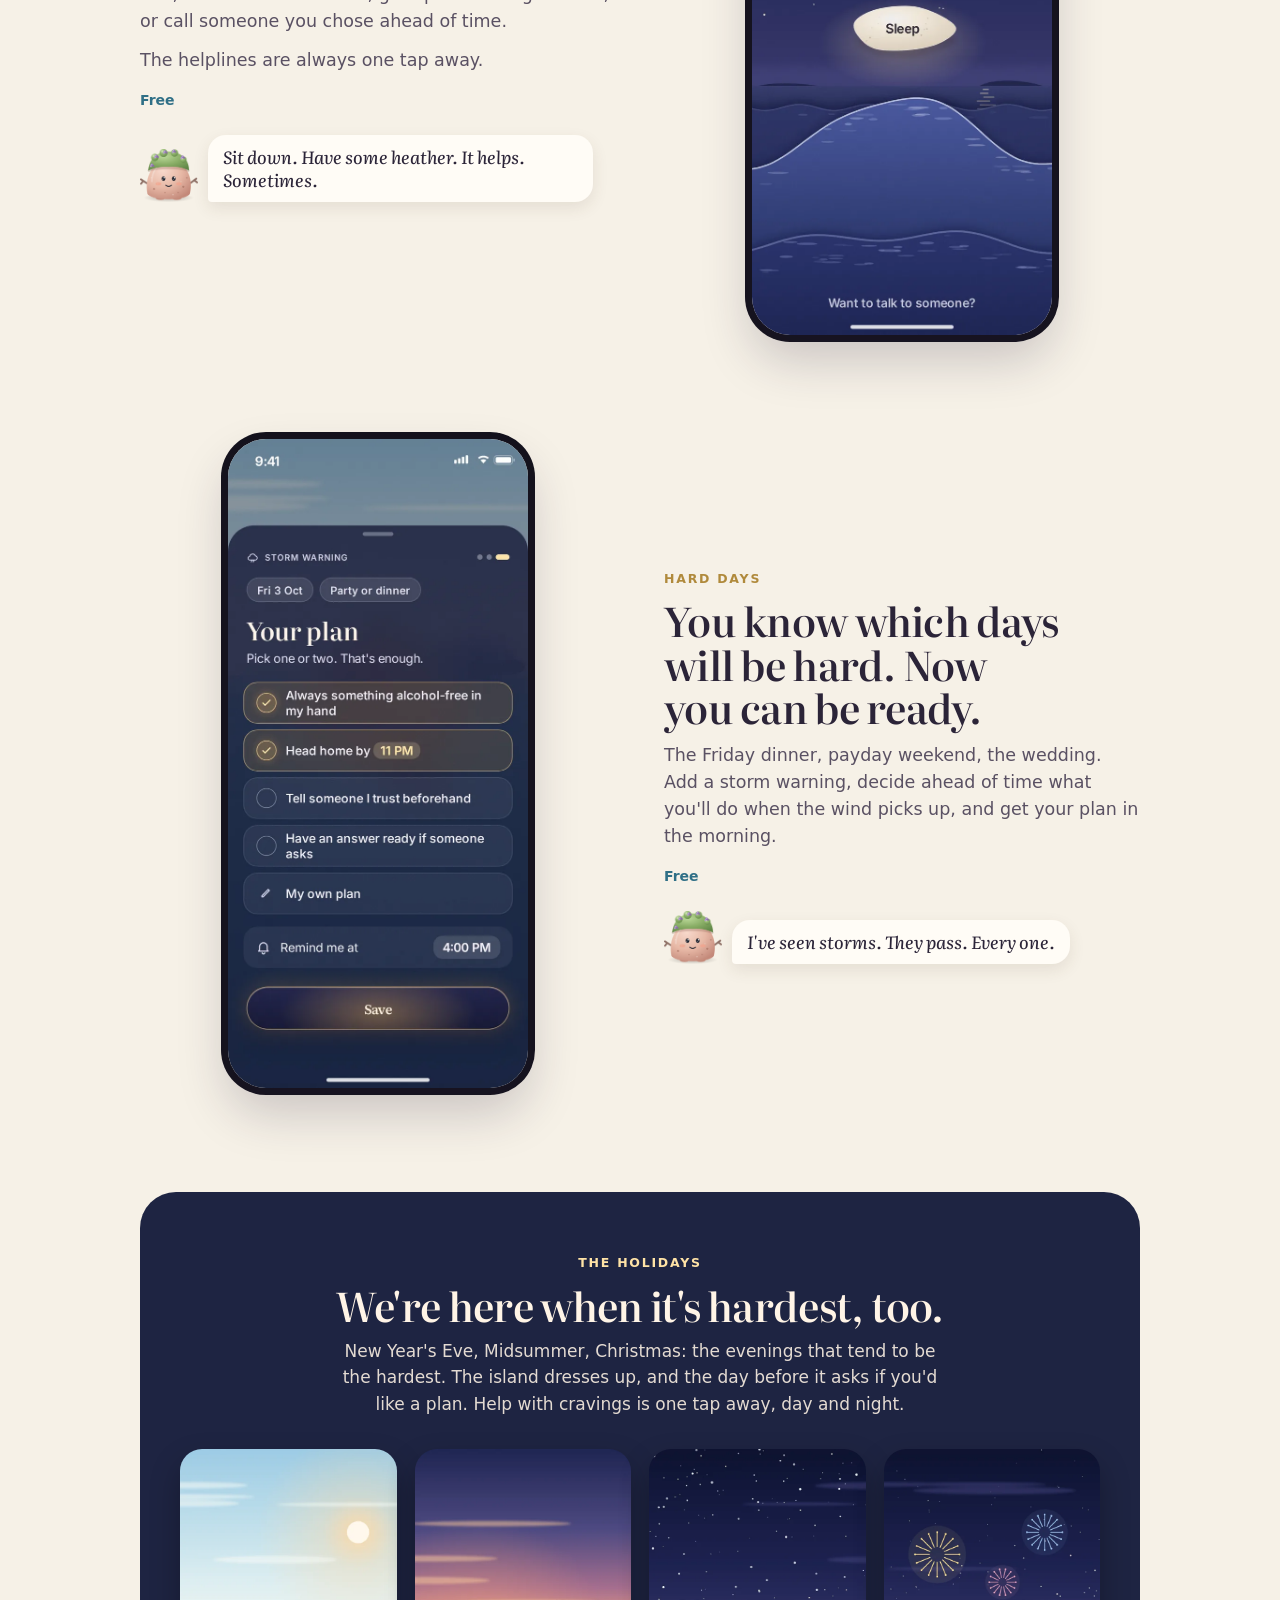
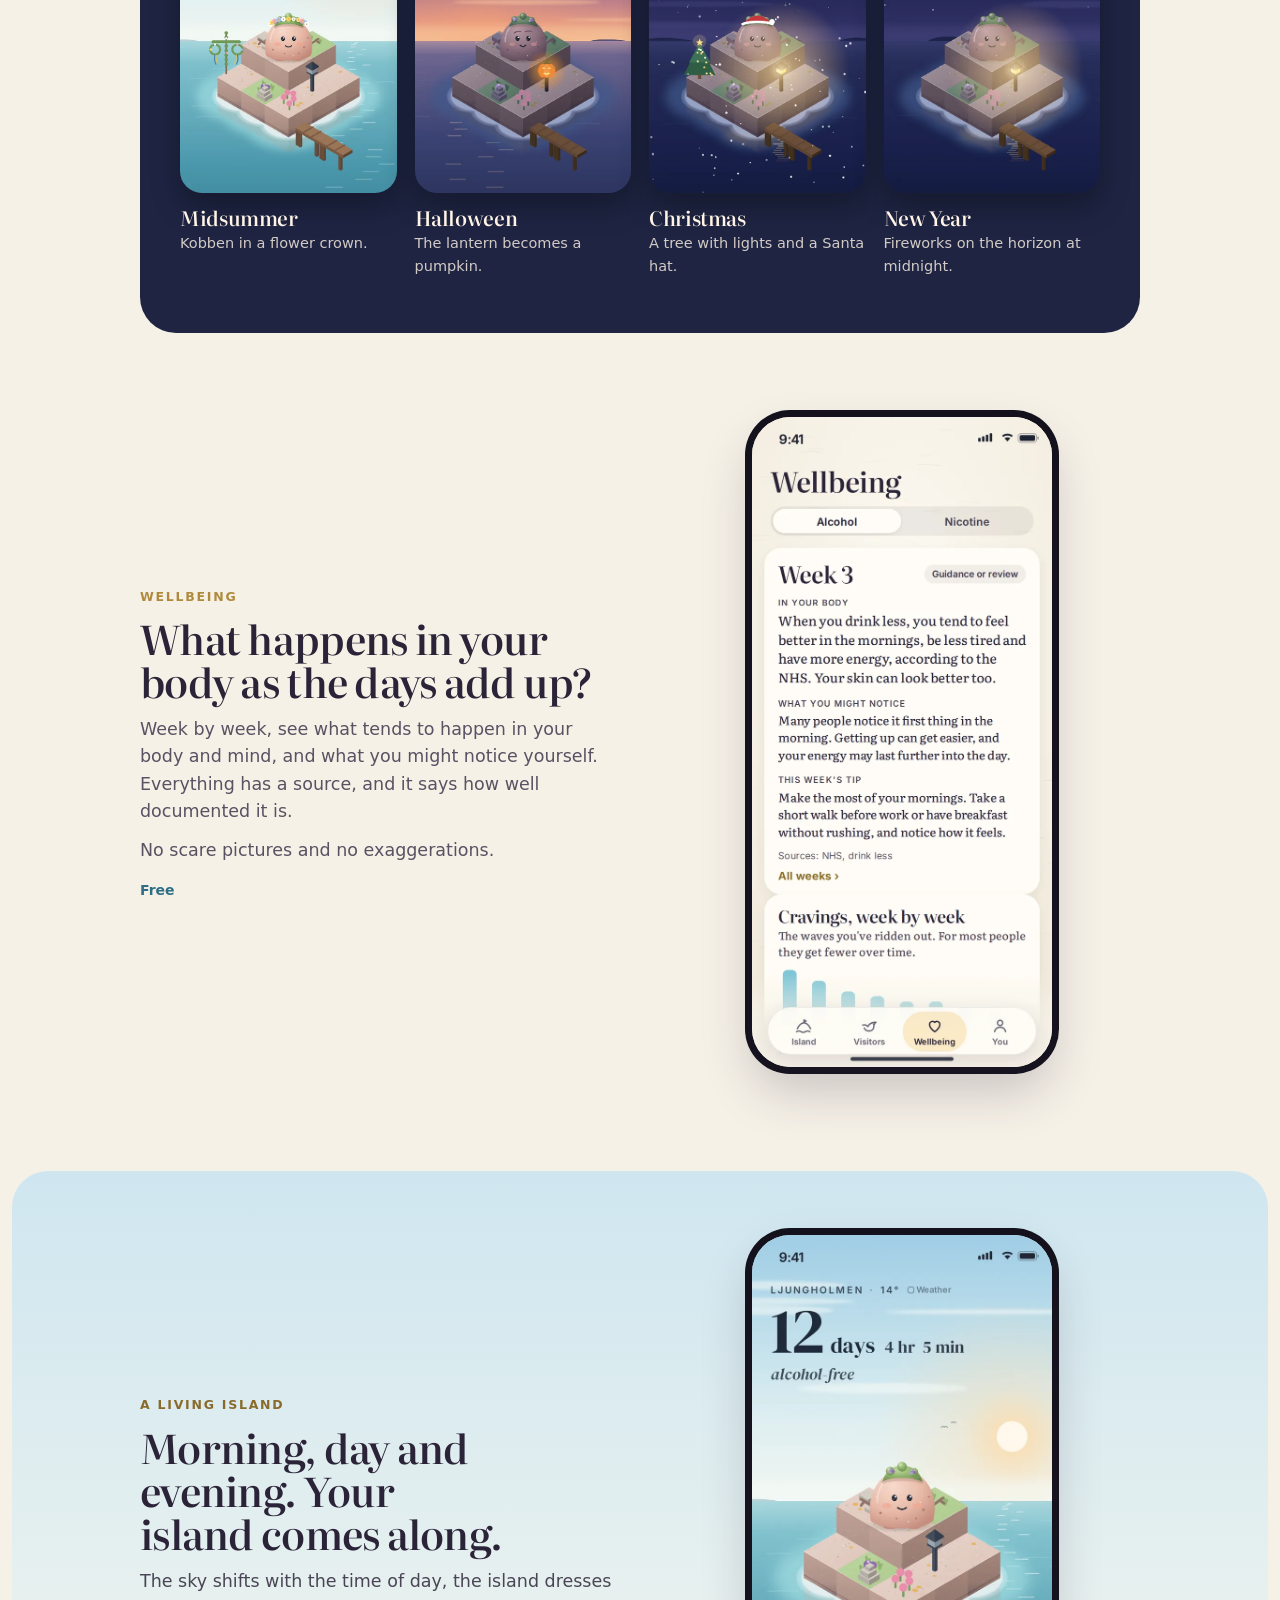
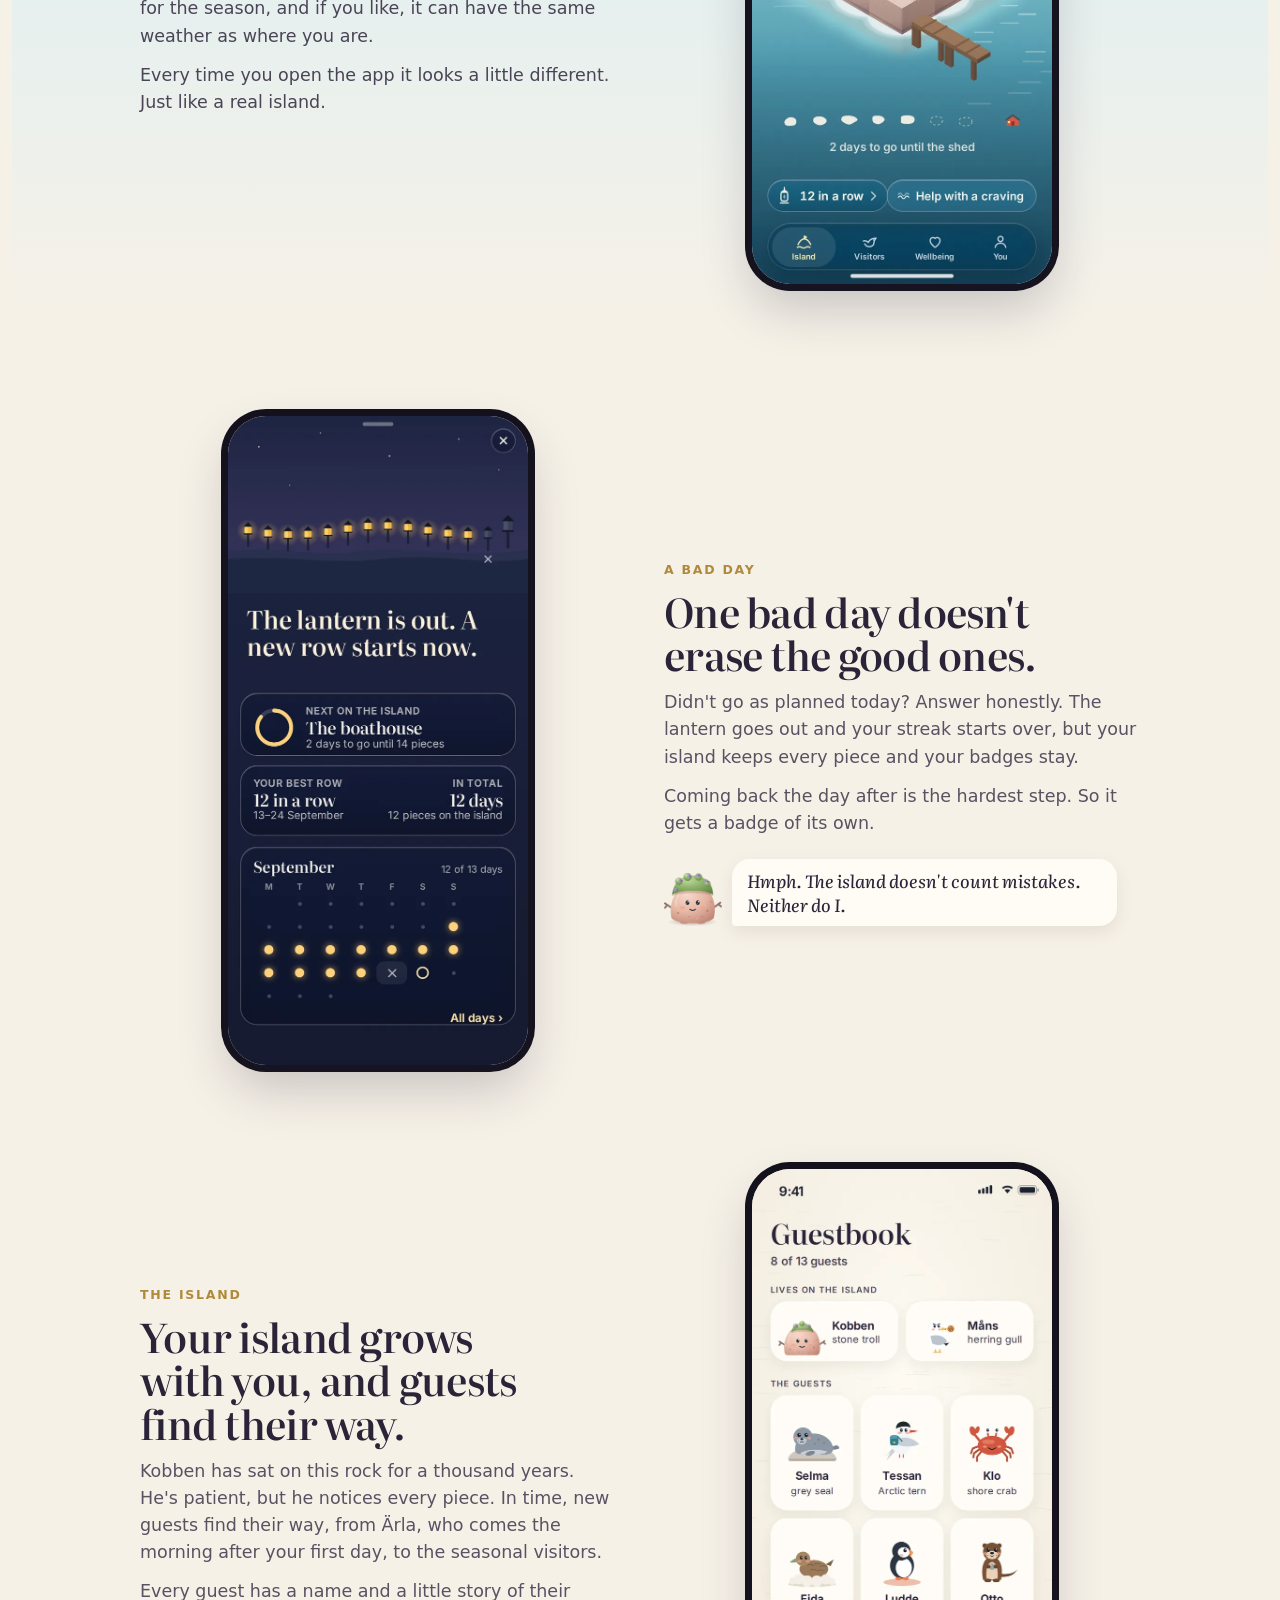
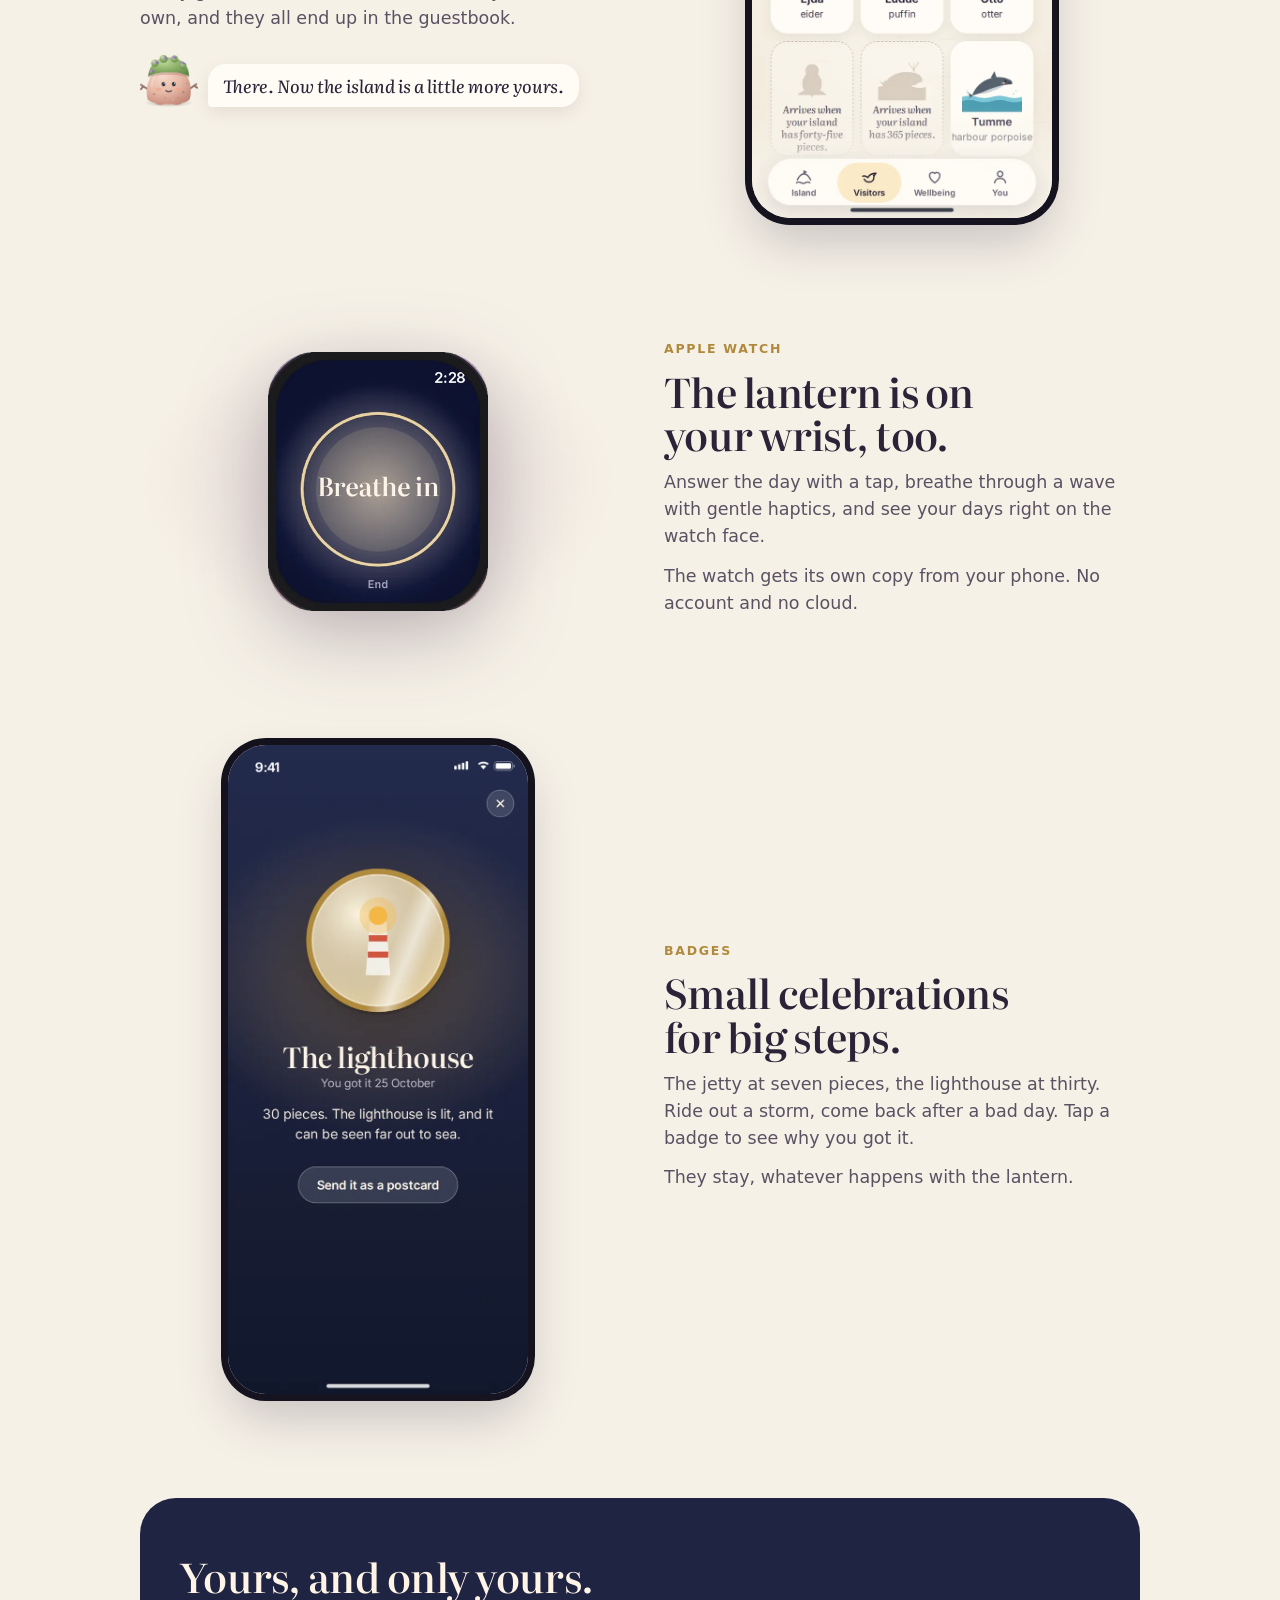
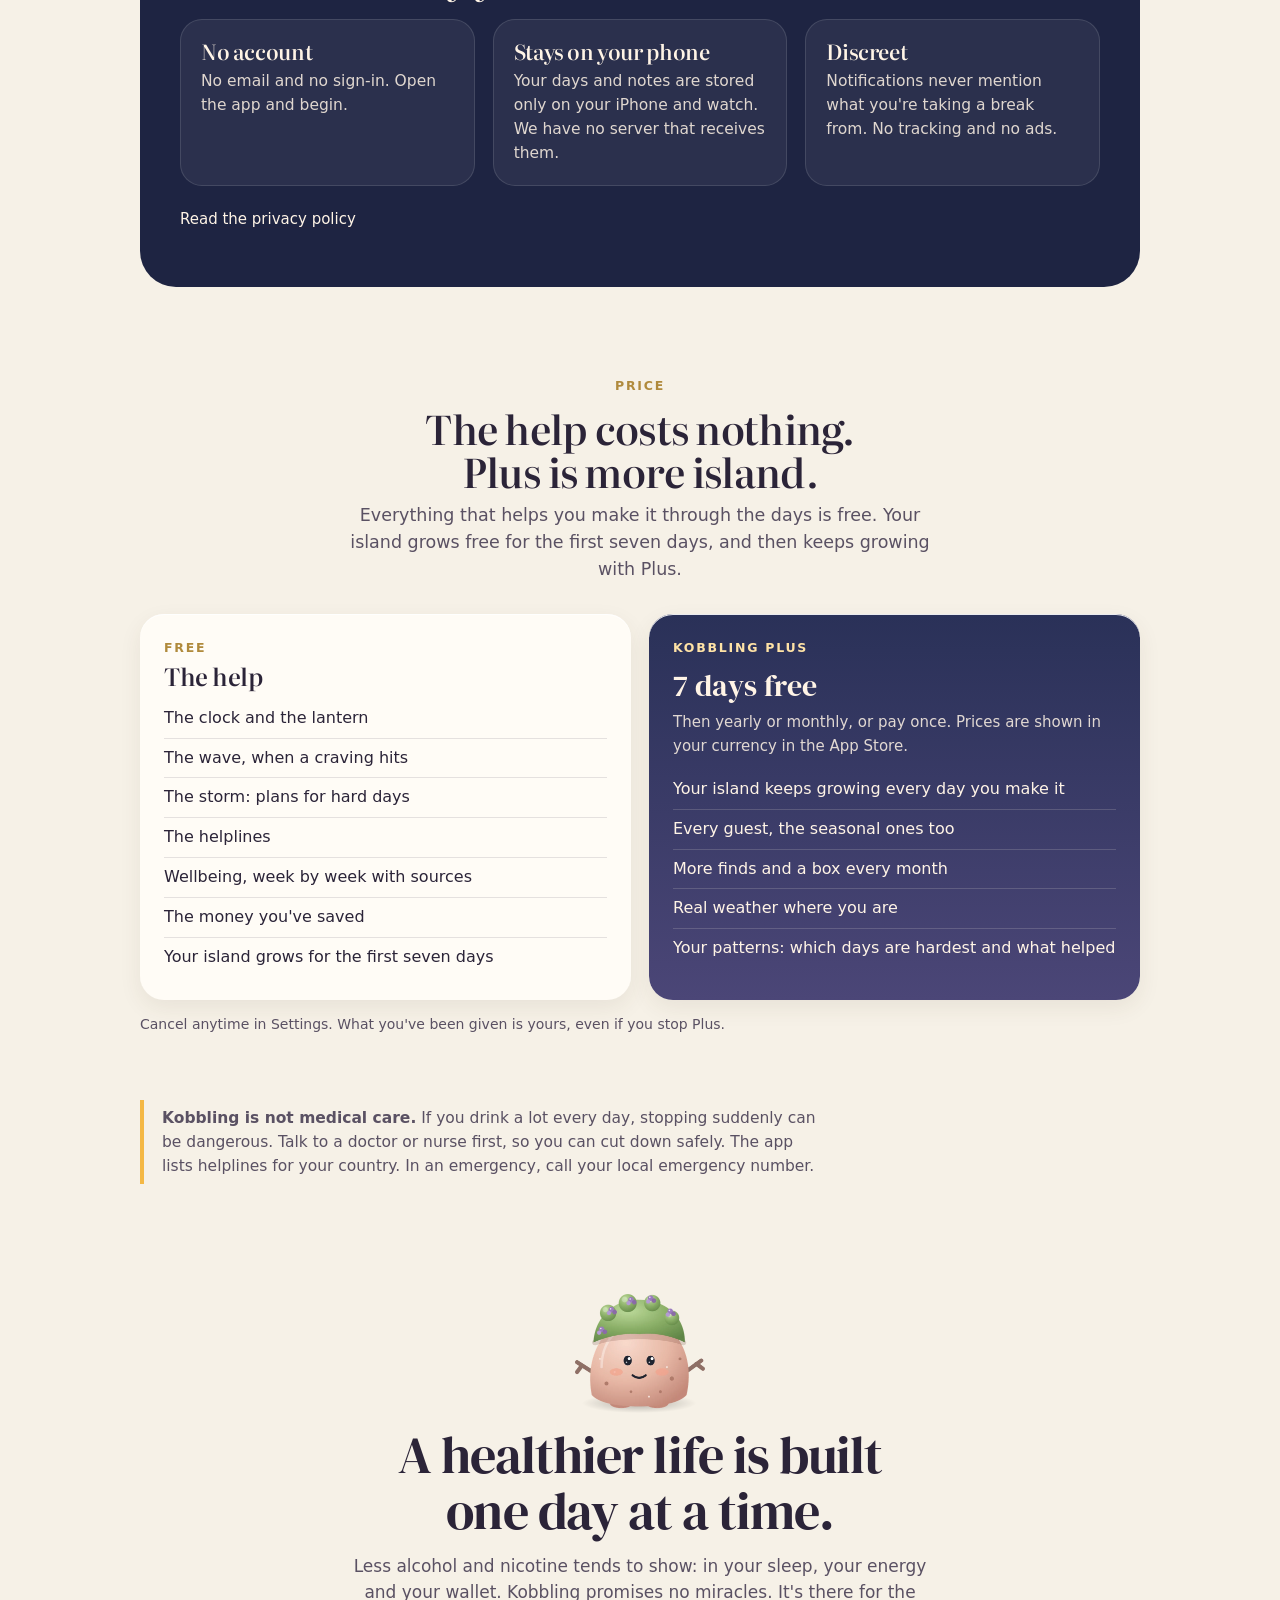
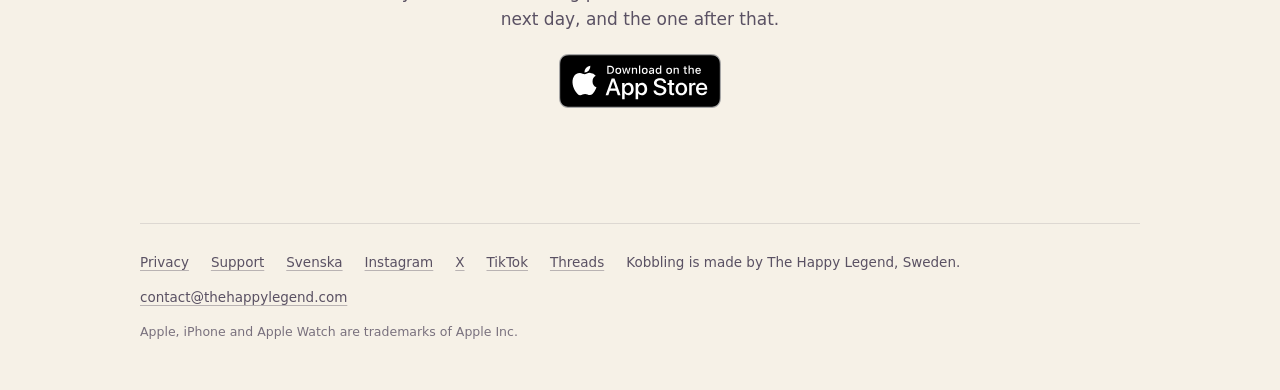
<file: sober/t/index.html>
<!doctype html>
<html lang="en">
<head>
<meta charset="utf-8">
<meta name="viewport" content="width=device-width,initial-scale=1">
<title>Sober October with Kobben – Kobbling</title>
<meta name="description" content="Sober October is here. Set a break that ends October 31, light the lantern each evening, and ride out cravings with Kobben. No account, no lectures.">
<meta name="theme-color" content="#2A3158">
<meta name="robots" content="noindex">
<link rel="canonical" href="https://kobbling.com/sober/t/">
<link rel="alternate" hreflang="en" href="https://kobbling.com/sober/t/">
<link rel="alternate" hreflang="sv" href="https://kobbling.com/sv/">
<link rel="alternate" hreflang="x-default" href="https://kobbling.com/">
<meta property="og:title" content="Sober October with Kobben – Kobbling">
<meta property="og:description" content="Sober October is here. Set a break that ends October 31, light the lantern each evening, and ride out cravings with Kobben. No account, no lectures.">
<meta property="og:type" content="website">
<meta property="og:url" content="https://kobbling.com/sober/t/">
<meta property="og:image" content="https://kobbling.com/bilder/ikon.webp">
<link rel="icon" type="image/png" href="/favicon.png">
<link rel="apple-touch-icon" href="/apple-touch-icon.png">
<link rel="preload" href="/fonts/dmserif.woff2" as="font" type="font/woff2" crossorigin>
<meta name="apple-itunes-app" content="app-id=6815771116">
<link rel="stylesheet" href="/stil.css">
</head>
<body>
<header class="hero"><div class="wrap">
<nav class="nav"><a class="logo" href="/sober/t/"><img src="/bilder/ikon.webp" alt="" width="34" height="34">Kobbling</a><a class="hide-s" href="/#how">How it works</a><a class="hide-s" href="/#price">Price</a><a href="/support/">Support</a><a href="/sv/" lang="sv">Svenska</a></nav>
<div class="hero-grid">
<div>
<p class="eyebrow">Sober October · For iPhone and Apple Watch</p>
<h1>31 days with Kobben.</h1>
<p class="lead">Sober October is here. Set a break that ends October 31, light the lantern each evening, and ride out cravings with Kobben. No account, no lectures.</p>
<div class="chips"><span>Alcohol</span><span>Snus</span><span>Nicotine pouches</span><span>Vapes</span><span>Cigarettes</span></div>
<a class="store" href="https://apps.apple.com/app/apple-store/id6815771116?pt=129260899&amp;ct=tiktok-so-05&amp;mt=8&amp;ppid=551c2b03-0534-48d2-bee6-d60abea06102"><img src="/bilder/app-store-en.svg" width="162" height="54" alt="Download on the App Store"></a>
<p class="note">Free to download. Help with cravings costs nothing.</p>
<p class="follow">Follow along: <a href="https://www.instagram.com/kobblingapp/" rel="me">Instagram</a> · <a href="https://x.com/kobblingapp" rel="me">X</a> · <a href="https://www.tiktok.com/@kobbling.app" rel="me">TikTok</a> · <a href="https://www.threads.com/@kobblingapp" rel="me">Threads</a></p>
</div>
<div class="kobben">
<img class="phone" src="/bilder/hem.en.webp" width="640" height="1385" alt="Kobbling&#x27;s home screen: the island at dusk, the days at the top and the lantern.">
<img class="fig" src="/bilder/kobben.webp" width="520" height="474" alt="Kobben, an old rock with moss on his head.">
<p class="bubble">Hmph. A visitor.</p>
</div>
</div>
</div></header>
<main>
<section id="how" class="center"><div class="wrap">
<p class="tag">How it works</p>
<h2>Three steps. One of them takes ten seconds.</h2>
<div class="steps"><div><b>1</b><h3>Pick a break or stop</h3><p>A break has an end date, like 30 days. Stopping has none. You can extend whenever you like.</p></div><div><b>2</b><h3>One tap a day</h3><p>How was today? Rest your finger on the lantern. The reminder never gives away what it&#x27;s about.</p></div><div><b>3</b><h3>Watch your island grow</h3><p>Every day you make it adds a piece: the jetty, the shed, the lighthouse, the boat. And the guests find their way.</p></div></div>
</div></section>
<section><div class="wrap feature">
<div class="text">
<p class="tag">When a craving hits</p>
<h2>A craving is like a wave. It rises, peaks and settles.</h2>
<p>Tap the wave and you ride it out together. Breathe for one, three or five minutes, get up and change rooms, or call someone you chose ahead of time.</p><p>The helplines are always one tap away.</p><p class="free">Free</p><div class="say"><img src="/bilder/kobben.webp" width="520" height="474" alt=""><q>Sit down. Have some heather. It helps. Sometimes.</q></div>
</div>
<div><img class="shot" src="/bilder/andas.en.webp" width="640" height="1385" loading="lazy" alt="Breathing when a craving hits: a wave that rises and settles."></div>
</div></section>
<section><div class="wrap feature flip">
<div class="text">
<p class="tag">Hard days</p>
<h2>You know which days will be hard. Now you can be ready.</h2>
<p>The Friday dinner, payday weekend, the wedding. Add a storm warning, decide ahead of time what you&#x27;ll do when the wind picks up, and get your plan in the morning.</p><p class="free">Free</p><div class="say"><img src="/bilder/kobben.webp" width="520" height="474" alt=""><q>I&#x27;ve seen storms. They pass. Every one.</q></div>
</div>
<div><img class="shot" src="/bilder/storm.en.webp" width="640" height="1385" loading="lazy" alt="A storm warning with a plan for a hard day."></div>
</div></section>
<div class="wrap"><div class="band hol">
<p class="tag">The holidays</p>
<h2>We&#x27;re here when it&#x27;s hardest, too.</h2>
<p class="lead3">New Year&#x27;s Eve, Midsummer, Christmas: the evenings that tend to be the hardest. The island dresses up, and the day before it asks if you&#x27;d like a plan. Help with cravings is one tap away, day and night.</p>
<div class="hols"><figure><img src="/bilder/hogtid-midsommar.webp" width="600" height="953" loading="lazy" alt=""><figcaption><h3>Midsummer</h3><p>Kobben in a flower crown.</p></figcaption></figure><figure><img src="/bilder/hogtid-halloween.webp" width="600" height="953" loading="lazy" alt=""><figcaption><h3>Halloween</h3><p>The lantern becomes a pumpkin.</p></figcaption></figure><figure><img src="/bilder/hogtid-jul.webp" width="600" height="953" loading="lazy" alt=""><figcaption><h3>Christmas</h3><p>A tree with lights and a Santa hat.</p></figcaption></figure><figure><img src="/bilder/hogtid-nyar.webp" width="600" height="953" loading="lazy" alt=""><figcaption><h3>New Year</h3><p>Fireworks on the horizon at midnight.</p></figcaption></figure></div>
</div></div>
<section><div class="wrap feature">
<div class="text">
<p class="tag">Wellbeing</p>
<h2>What happens in your body as the days add up?</h2>
<p>Week by week, see what tends to happen in your body and mind, and what you might notice yourself. Everything has a source, and it says how well documented it is.</p><p>No scare pictures and no exaggerations.</p><p class="free">Free</p>
</div>
<div><img class="shot" src="/bilder/maende.en.webp" width="640" height="1385" loading="lazy" alt="Wellbeing: week by week, with sources."></div>
</div></section>
<section class="day"><div class="wrap feature">
<div class="text">
<p class="tag">A living island</p>
<h2>Morning, day and evening. Your island comes along.</h2>
<p>The sky shifts with the time of day, the island dresses for the season, and if you like, it can have the same weather as where you are.</p><p>Every time you open the app it looks a little different. Just like a real island.</p>
</div>
<div><img class="shot" src="/bilder/dag.en.webp" width="640" height="1385" loading="lazy" alt="Kobbling&#x27;s home screen in the middle of the day, with sun over the sea."></div>
</div></section>
<section><div class="wrap feature flip">
<div class="text">
<p class="tag">A bad day</p>
<h2>One bad day doesn&#x27;t erase the good ones.</h2>
<p>Didn&#x27;t go as planned today? Answer honestly. The lantern goes out and your streak starts over, but your island keeps every piece and your badges stay.</p><p>Coming back the day after is the hardest step. So it gets a badge of its own.</p><div class="say"><img src="/bilder/kobben.webp" width="520" height="474" alt=""><q>Hmph. The island doesn&#x27;t count mistakes. Neither do I.</q></div>
</div>
<div><img class="shot" src="/bilder/raden.en.webp" width="640" height="1385" loading="lazy" alt="Your streak of lanterns. After a bad day, a new streak begins."></div>
</div></section>
<section><div class="wrap feature">
<div class="text">
<p class="tag">The island</p>
<h2>Your island grows with you, and guests find their way.</h2>
<p>Kobben has sat on this rock for a thousand years. He&#x27;s patient, but he notices every piece. In time, new guests find their way, from Ärla, who comes the morning after your first day, to the seasonal visitors.</p><p>Every guest has a name and a little story of their own, and they all end up in the guestbook.</p><div class="say"><img src="/bilder/kobben.webp" width="520" height="474" alt=""><q>There. Now the island is a little more yours.</q></div>
</div>
<div><img class="shot" src="/bilder/gaster.en.webp" width="640" height="1385" loading="lazy" alt="The guestbook with the island&#x27;s visitors."></div>
</div></section>
<section><div class="wrap feature flip">
<div class="text">
<p class="tag">Apple Watch</p>
<h2>The lantern is on your wrist, too.</h2>
<p>Answer the day with a tap, breathe through a wave with gentle haptics, and see your days right on the watch face.</p><p>The watch gets its own copy from your phone. No account and no cloud.</p>
</div>
<div class="watch"><img src="/bilder/klocka.en.webp" width="380" height="448" loading="lazy" alt="Breathing on Apple Watch: Breathe in."></div>
</div></section>
<section><div class="wrap feature flip">
<div class="text">
<p class="tag">Badges</p>
<h2>Small celebrations for big steps.</h2>
<p>The jetty at seven pieces, the lighthouse at thirty. Ride out a storm, come back after a bad day. Tap a badge to see why you got it.</p><p>They stay, whatever happens with the lantern.</p>
</div>
<div><img class="shot" src="/bilder/market.en.webp" width="640" height="1385" loading="lazy" alt="A badge with the story of why you got it."></div>
</div></section>
<div class="wrap"><div class="band">
<h2>Yours, and only yours.</h2>
<div class="grid3"><div><h3>No account</h3><p>No email and no sign-in. Open the app and begin.</p></div><div><h3>Stays on your phone</h3><p>Your days and notes are stored only on your iPhone and watch. We have no server that receives them.</p></div><div><h3>Discreet</h3><p>Notifications never mention what you&#x27;re taking a break from. No tracking and no ads.</p></div></div>
<a class="more" href="/privacy/">Read the privacy policy</a>
</div></div>
<section id="price"><div class="wrap">
<div class="center">
<p class="tag">Price</p>
<h2>The help costs nothing. Plus is more island.</h2>
<p class="lead2">Everything that helps you make it through the days is free. Your island grows free for the first seven days, and then keeps growing with Plus.</p>
</div>
<div class="price" style="margin-top:30px">
<div class="card"><p class="label">Free</p><h3>The help</h3><ul><li>The clock and the lantern</li><li>The wave, when a craving hits</li><li>The storm: plans for hard days</li><li>The helplines</li><li>Wellbeing, week by week with sources</li><li>The money you&#x27;ve saved</li><li>Your island grows for the first seven days</li></ul></div>
<div class="card plus"><p class="label">Kobbling Plus</p><p class="p">7 days free</p><p class="sub2">Then yearly or monthly, or pay once. Prices are shown in your currency in the App Store.</p><ul><li>Your island keeps growing every day you make it</li><li>Every guest, the seasonal ones too</li><li>More finds and a box every month</li><li>Real weather where you are</li><li>Your patterns: which days are hardest and what helped</li></ul></div>
</div>
<p class="fine">Cancel anytime in Settings. What you&#x27;ve been given is yours, even if you stop Plus.</p>
<p class="safe"><strong>Kobbling is not medical care.</strong> If you drink a lot every day, stopping suddenly can be dangerous. Talk to a doctor or nurse first, so you can cut down safely. The app lists helplines for your country. In an emergency, call your local emergency number.</p>
</div></section>
<section class="closing"><div class="wrap">
<img src="/bilder/kobben.webp" width="130" height="118" alt="" style="width:130px;height:auto;margin:0 auto 14px;display:block">
<h2>A healthier life is built one day at a time.</h2>
<p>Less alcohol and nicotine tends to show: in your sleep, your energy and your wallet. Kobbling promises no miracles. It&#x27;s there for the next day, and the one after that.</p>
<a class="store dark" href="https://apps.apple.com/app/apple-store/id6815771116?pt=129260899&amp;ct=tiktok-so-05&amp;mt=8&amp;ppid=551c2b03-0534-48d2-bee6-d60abea06102"><img src="/bilder/app-store-en.svg" width="162" height="54" alt="Download on the App Store"></a>
</div></section>
</main>
<div class="wrap"><footer><a href="/privacy/">Privacy</a><a href="/support/">Support</a><a href="/sv/">Svenska</a><a href="https://www.instagram.com/kobblingapp/" rel="me">Instagram</a><a href="https://x.com/kobblingapp" rel="me">X</a><a href="https://www.tiktok.com/@kobbling.app" rel="me">TikTok</a><a href="https://www.threads.com/@kobblingapp" rel="me">Threads</a><span>Kobbling is made by The Happy Legend, Sweden.</span><a href="mailto:contact@thehappylegend.com">contact@thehappylegend.com</a><span class="small">Apple, iPhone and Apple Watch are trademarks of Apple Inc.</span></footer></div>
</body>
</html>
</file>
<file: stil.css>
/* Kobbling.com — egna typsnitt (OFL), inga externa anrop. */
@font-face{font-family:"Literata Display";src:url(/fonts/literata-display.woff2) format("woff2");font-weight:560;font-style:normal;font-display:swap}
@font-face{font-family:"Literata Display";src:url(/fonts/literata-display-italic.woff2) format("woff2");font-weight:560;font-style:italic;font-display:swap}
@font-face{font-family:"DM Serif Display";src:url(/fonts/dmserif.woff2) format("woff2");font-weight:400;font-style:normal;font-display:swap}
@font-face{font-family:"DM Serif Display";src:url(/fonts/dmserif-italic.woff2) format("woff2");font-weight:400;font-style:italic;font-display:swap}
:root{--paper:#F6F1E7;--card:#FFFCF6;--ink:#2B2438;--ink2:#5A5163;--amber:#F4B845;--amber2:#FFE3A6;--brass:#B08A3C;--sea:#2F6F86;--night:#1E2442;--cream:#FFF4E6;--line:rgba(43,36,56,.12)}
*{box-sizing:border-box;margin:0;padding:0}
html{background:var(--paper);-webkit-text-size-adjust:100%}
body{font-family:-apple-system,BlinkMacSystemFont,"SF Pro Text",system-ui,"Segoe UI",Roboto,sans-serif;color:var(--ink);line-height:1.55;font-size:17px}
img{max-width:100%;height:auto}
a{color:inherit;text-decoration:underline;text-decoration-color:rgba(43,36,56,.3);text-underline-offset:3px}
h1,h2,h3{font-family:"Literata Display",Georgia,serif;font-weight:560;letter-spacing:-.018em;line-height:1.08;text-wrap:balance}
.wrap{max-width:1040px;margin:0 auto;padding:0 20px}
.nav{display:flex;align-items:center;gap:18px;padding:18px 0;font-size:14.5px}
.nav .logo{display:flex;align-items:center;gap:10px;text-decoration:none;font-family:"Literata Display",Georgia,serif;font-size:21px;margin-right:auto}
.nav .logo img{width:34px;height:34px;border-radius:9px}
.nav a{text-decoration:none;opacity:.85}
/* Hjälten: skymning över havet */
.hero{background:linear-gradient(180deg,#2A3158 0%,#4B4677 38%,#A4718A 72%,#E9A77F 100%);color:var(--cream);border-radius:0 0 36px 36px;overflow:hidden}
.hero .nav a{color:var(--cream)}
.hero-grid{display:grid;grid-template-columns:1.1fr .9fr;gap:36px;align-items:center;padding:28px 0 0}
.eyebrow{font-size:13px;letter-spacing:.16em;text-transform:uppercase;opacity:.85;font-weight:600}
.hero h1{font-family:"DM Serif Display",Georgia,serif;font-weight:400;font-size:clamp(38px,6vw,64px);letter-spacing:-.02em;margin:14px 0 18px}
.hero .lead{font-size:clamp(17px,2.1vw,20px);line-height:1.5;opacity:.95;max-width:30em}
.cta{display:inline-flex;align-items:center;gap:10px;margin:26px 0 8px;height:54px;padding:0 24px;border-radius:27px;background:var(--cream);color:#2B2438;font-weight:650;text-decoration:none;font-size:16.5px}
.cta small{font-weight:500;opacity:.7}
.store{display:inline-block;margin:26px 0 8px;line-height:0;border-radius:10px}
.store img{height:54px;width:auto;display:block}
.store.dark{margin-top:22px}
.note{font-size:14px;opacity:.85}
.follow{font-size:14px;opacity:.85;margin-top:6px}
.follow a{text-decoration-color:rgba(255,244,230,.45)}
.phone{width:100%;max-width:320px;border-radius:40px;box-shadow:0 30px 60px rgba(15,12,30,.35),0 0 0 8px #14121c;display:block;margin:0 auto}
.hero .phone{margin-bottom:-60px}
.kobben{position:relative}
.kobben img.fig{position:absolute;width:150px;left:-40px;bottom:30px;filter:drop-shadow(0 10px 18px rgba(0,0,0,.25))}
.bubble{position:absolute;left:84px;bottom:176px;background:var(--cream);color:#2B2438;font-family:"Literata Display",Georgia,serif;font-style:italic;font-size:16px;line-height:1.3;padding:10px 14px;border-radius:18px;max-width:210px;box-shadow:0 8px 20px rgba(0,0,0,.18)}
/* Avsnitt */
section{padding:84px 0 20px}
.feature{display:grid;grid-template-columns:1fr 1fr;gap:48px;align-items:center}
.feature.flip .text{order:2}
.feature h2{font-size:clamp(28px,3.6vw,40px);margin:8px 0 14px}
.feature p{font-size:17.5px;color:var(--ink2);max-width:30em;margin:0 0 12px}
.tag{display:inline-block;font-size:12.5px;letter-spacing:.14em;text-transform:uppercase;font-weight:650;color:var(--brass)}
.free{display:inline-block;margin-top:6px;font-size:14px;font-weight:600;color:var(--sea)}
.band{background:var(--night);color:var(--cream);border-radius:36px;padding:56px 40px;margin-top:84px}
.band h2{font-size:clamp(28px,3.6vw,40px);margin:0 0 22px}
.grid3{display:grid;grid-template-columns:repeat(3,1fr);gap:18px}
.grid3 div{background:rgba(255,255,255,.06);border:1px solid rgba(255,255,255,.12);border-radius:22px;padding:20px}
.grid3 h3{font-size:21px;margin:0 0 6px}
.grid3 p{font-size:15.5px;opacity:.85}
.price{display:grid;grid-template-columns:1fr 1fr;gap:18px;margin-top:8px}
.card{background:var(--card);border-radius:24px;padding:24px;box-shadow:0 1px 0 rgba(255,255,255,.9) inset,0 8px 22px rgba(80,60,40,.08)}
.card h3{font-size:24px;margin:0 0 10px}
.card ul{list-style:none}
.card li{padding:7px 0;border-top:1px solid var(--line);font-size:16px}
.card li:first-child{border-top:0}
.card .p{font-family:"DM Serif Display",Georgia,serif;font-size:30px}
.safe{margin-top:64px;border-left:4px solid var(--amber);padding:6px 0 6px 18px;color:var(--ink2);font-size:15.5px;max-width:44em}
.closing{text-align:center;padding:90px 0 20px}
.closing h2{font-family:"DM Serif Display",Georgia,serif;font-weight:400;font-size:clamp(32px,4.6vw,52px);max-width:16em;margin:0 auto 14px}
.closing p{color:var(--ink2);max-width:34em;margin:0 auto}
footer{border-top:1px solid var(--line);margin-top:80px;padding:28px 0 48px;font-size:13.5px;color:var(--ink2);display:flex;flex-wrap:wrap;gap:14px 22px}
/* Textsidor */
.doc{max-width:720px;margin:0 auto;padding:0 20px}
.doc h1{font-size:40px;margin:40px 0 8px}
.doc h2{font-size:24px;margin:34px 0 10px}
.doc p,.doc li{max-width:36em}
.doc p{margin:0 0 14px}
.doc ul{padding-left:22px;margin:0 0 14px}
.doc li{margin:0 0 6px}
.doc .sub{color:var(--ink2);font-size:16px;margin-bottom:24px}
.doc .card{margin:0 0 16px}
.doc .card p:last-child{margin:0}
@media (max-width:820px){
 .hero-grid,.feature,.price{grid-template-columns:1fr}
 .feature.flip .text{order:0}
 .grid3{grid-template-columns:1fr}
 .hero .phone{max-width:270px}
 .kobben img.fig{width:110px;left:-6px;bottom:10px}
 .bubble{left:60px;bottom:120px;font-size:14.5px;max-width:170px}
 section{padding:64px 0 10px}
 .band{padding:40px 22px;border-radius:28px}
}
@media (prefers-color-scheme:dark){
 :root{--paper:#16131E;--card:#221D2C;--ink:#F1ECE3;--ink2:#BDB5C8;--line:rgba(241,236,227,.12);--sea:#8CC7D8}
 a{text-decoration-color:rgba(241,236,227,.35)}
 .card{box-shadow:none}
}
/* Startsidan: steg, Kobbens repliker, etiketter och priskort */
.chips{display:flex;flex-wrap:wrap;gap:8px;margin-top:20px}
.chips span{font-size:13.5px;font-weight:600;padding:6px 12px;border-radius:14px;background:rgba(255,244,230,.14);border:1px solid rgba(255,244,230,.28)}
.hero .cta{cursor:default}
.center{text-align:center}
.center h2{font-size:clamp(28px,3.6vw,40px);margin:8px auto 10px;max-width:18em}
.center .lead2{color:var(--ink2);max-width:34em;margin:0 auto;font-size:17.5px}
.steps{display:grid;grid-template-columns:repeat(3,1fr);gap:18px;margin-top:30px;text-align:left}
.steps div{background:var(--card);border-radius:24px;padding:22px;box-shadow:0 8px 22px rgba(80,60,40,.06)}
.steps b{display:inline-grid;place-items:center;width:36px;height:36px;border-radius:50%;background:var(--amber);color:#2B2438;font-family:"DM Serif Display",Georgia,serif;font-size:20px;font-weight:400;margin-bottom:12px}
.steps h3{font-size:21px;margin:0 0 6px}
.steps p{font-size:15.5px;color:var(--ink2)}
.shot{width:100%;max-width:300px;border-radius:38px;box-shadow:0 24px 50px rgba(40,30,60,.22),0 0 0 7px #14121c;display:block;margin:0 auto}
.say{display:flex;align-items:flex-end;gap:10px;margin-top:22px}
.say img{width:58px;height:auto;flex:none}
.say q{font-family:"Literata Display",Georgia,serif;font-style:italic;font-size:17.5px;line-height:1.35;background:var(--card);padding:10px 15px;border-radius:18px 18px 18px 4px;box-shadow:0 6px 16px rgba(80,60,40,.10);quotes:none;max-width:22em}
.band .more{display:inline-block;margin-top:22px;color:var(--cream);font-size:15px}
.card.plus{background:linear-gradient(180deg,#2A3158 0%,#4B4677 100%);color:var(--cream)}
.card.plus li{border-color:rgba(255,244,230,.16)}
.card .sub2{font-size:15px;opacity:.85;margin:2px 0 12px}
.card .label{font-size:12.5px;letter-spacing:.14em;text-transform:uppercase;font-weight:650;color:var(--brass);margin-bottom:6px}
.card.plus .label{color:var(--amber2)}
.fine{font-size:14px;color:var(--ink2);margin-top:14px;max-width:44em}
.cta.dark{background:var(--ink);color:var(--paper);margin-top:22px}
.small{font-size:12.5px;opacity:.8;flex-basis:100%}
@media (max-width:820px){
 .steps{grid-template-columns:1fr}
 .shot{max-width:260px}
}
.feature p.tag{font-size:12.5px;color:var(--brass);margin:0}
.feature p.free{font-size:14px;color:var(--sea);margin:4px 0 0}
.nav a{white-space:nowrap}
@media (max-width:620px){
 .nav{gap:14px;font-size:14px}
 .nav .hide-s{display:none}
 .nav .logo{font-size:19px}
}
/* Dagen och högtiderna */
.day{background:linear-gradient(180deg,#CFE6F0 0%,#E6F0EF 55%,#F6F1E7 100%);color:#2B2438;border-radius:36px;margin:84px 12px 0;padding:64px 0 48px}
.day .feature p{color:#4A4556}
.day .feature p.tag{color:#8A6A2A}
.band.hol{text-align:center}
.band.hol .tag{color:var(--amber2)}
.band.hol h2{max-width:18em;margin:8px auto 12px}
.lead3{opacity:.88;max-width:36em;margin:0 auto;font-size:17px}
.hols{display:grid;grid-template-columns:repeat(4,1fr);gap:18px;margin-top:32px;text-align:left}
.hols figure{margin:0}
.hols img{display:block;width:100%;border-radius:22px;box-shadow:0 14px 30px rgba(0,0,0,.28)}
.hols h3{font-size:20px;margin:14px 0 4px}
.hols p{font-size:14.5px;opacity:.8}
@media (max-width:820px){
 .hols{grid-template-columns:1fr 1fr;gap:14px}
 .day{margin:64px 8px 0;padding:44px 0 30px;border-radius:28px}
}
.watch{display:grid;place-items:center;padding:30px 0;background:radial-gradient(closest-side,rgba(164,113,138,.22),rgba(164,113,138,0));}
.watch img{width:220px;filter:drop-shadow(0 24px 40px rgba(40,30,60,.28))}
@media (max-width:820px){.watch img{width:180px}}
</file>
